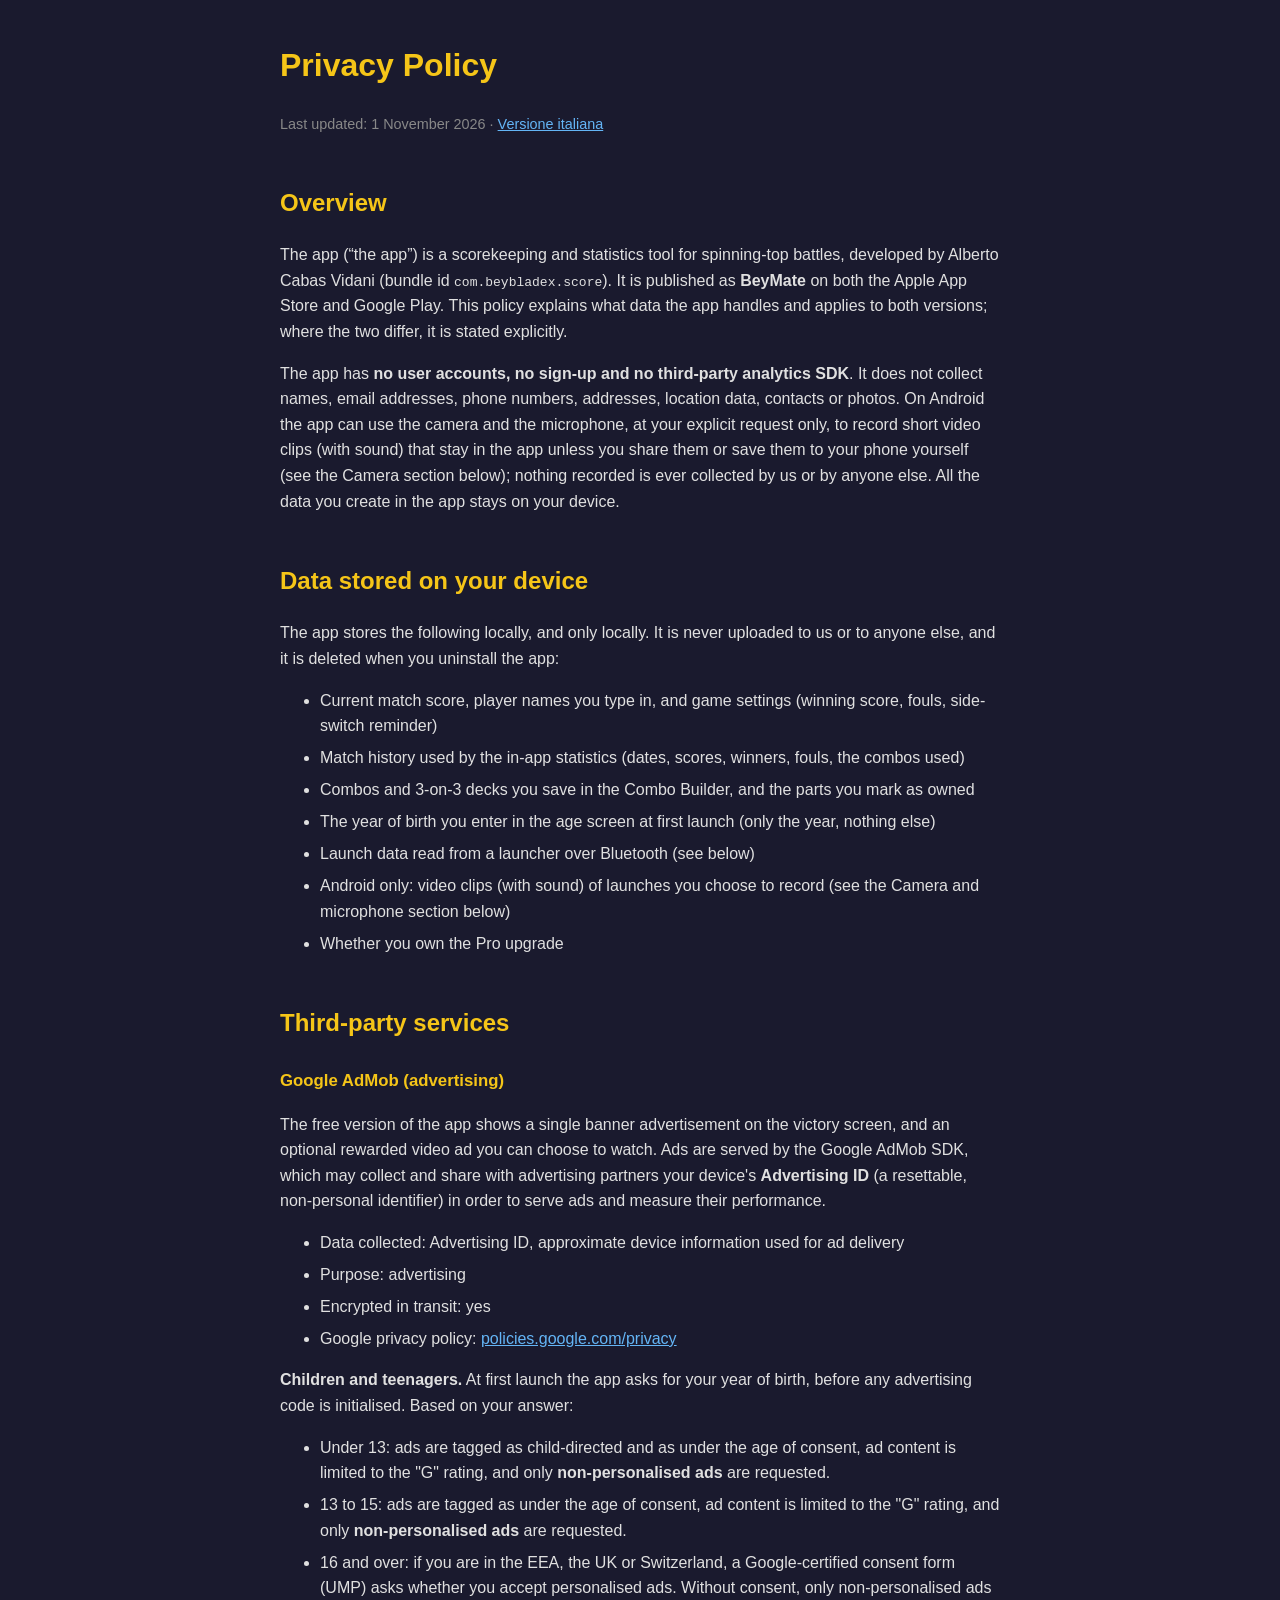
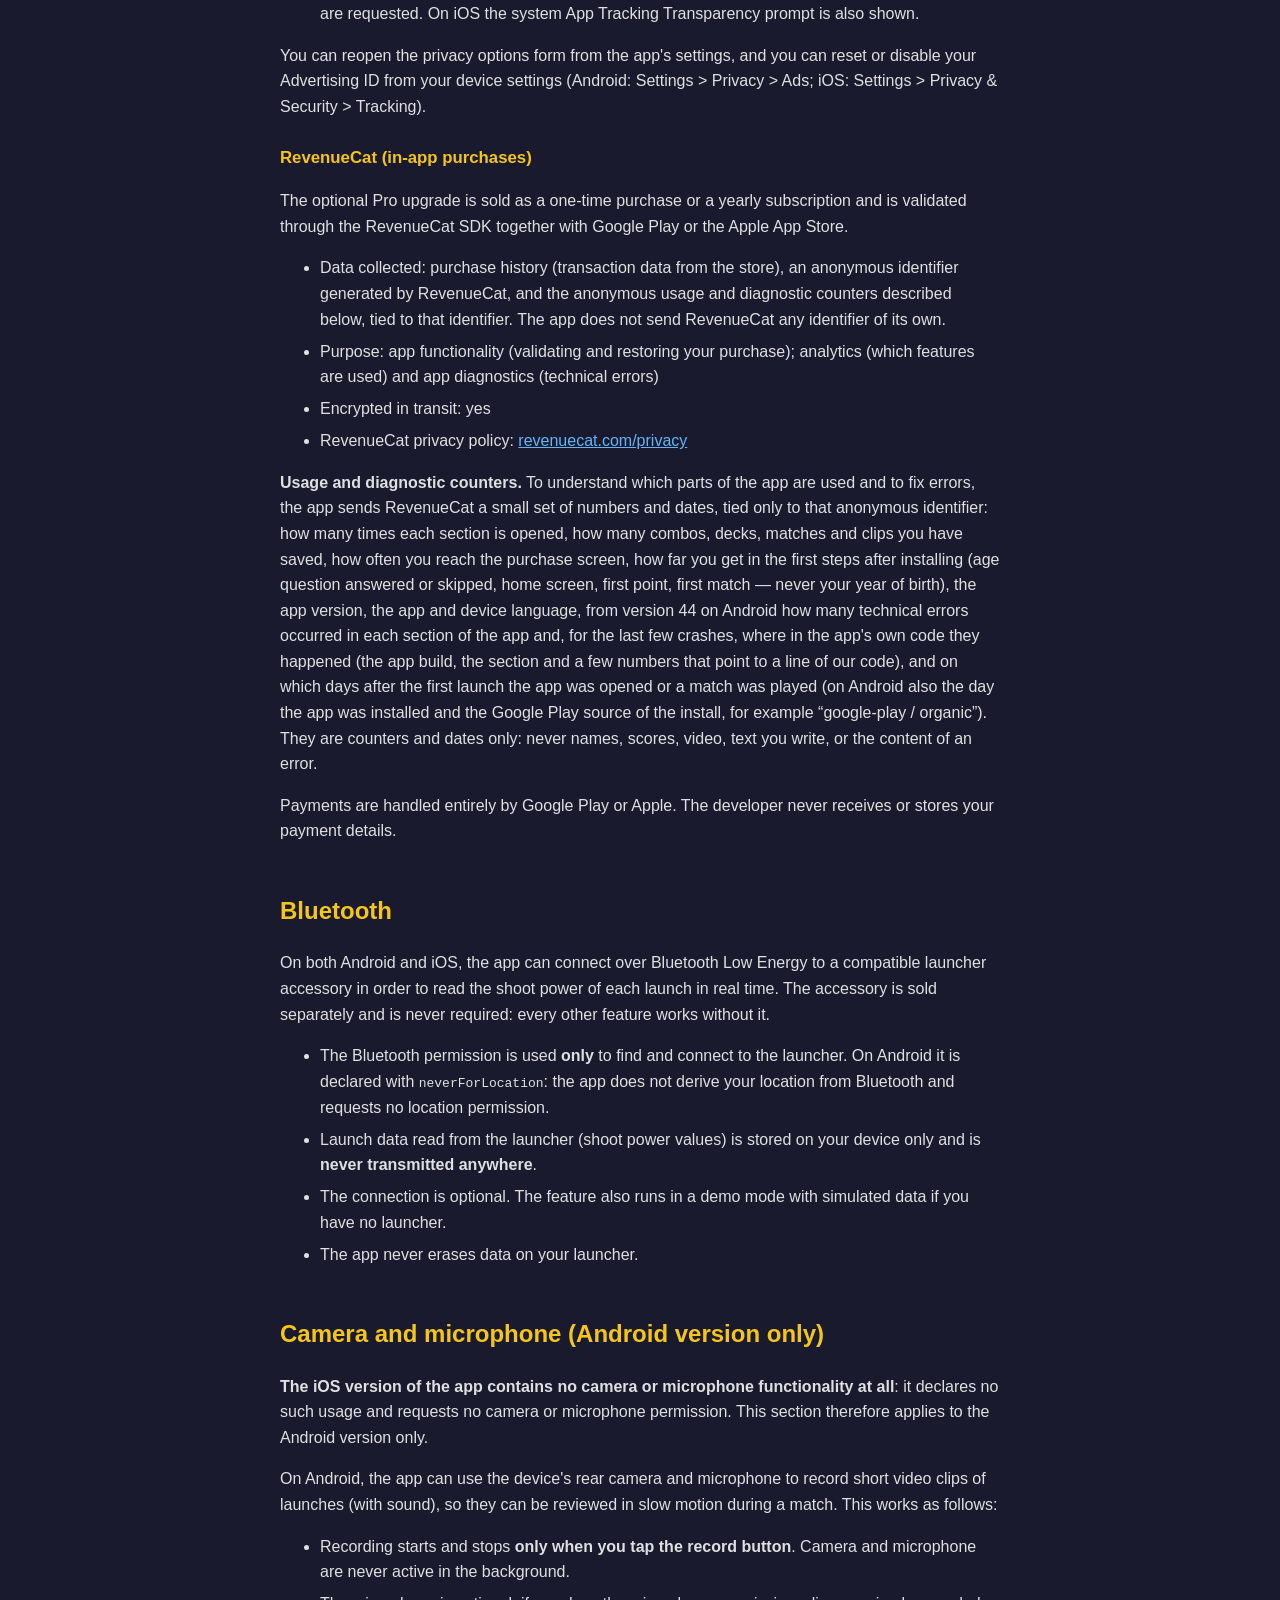
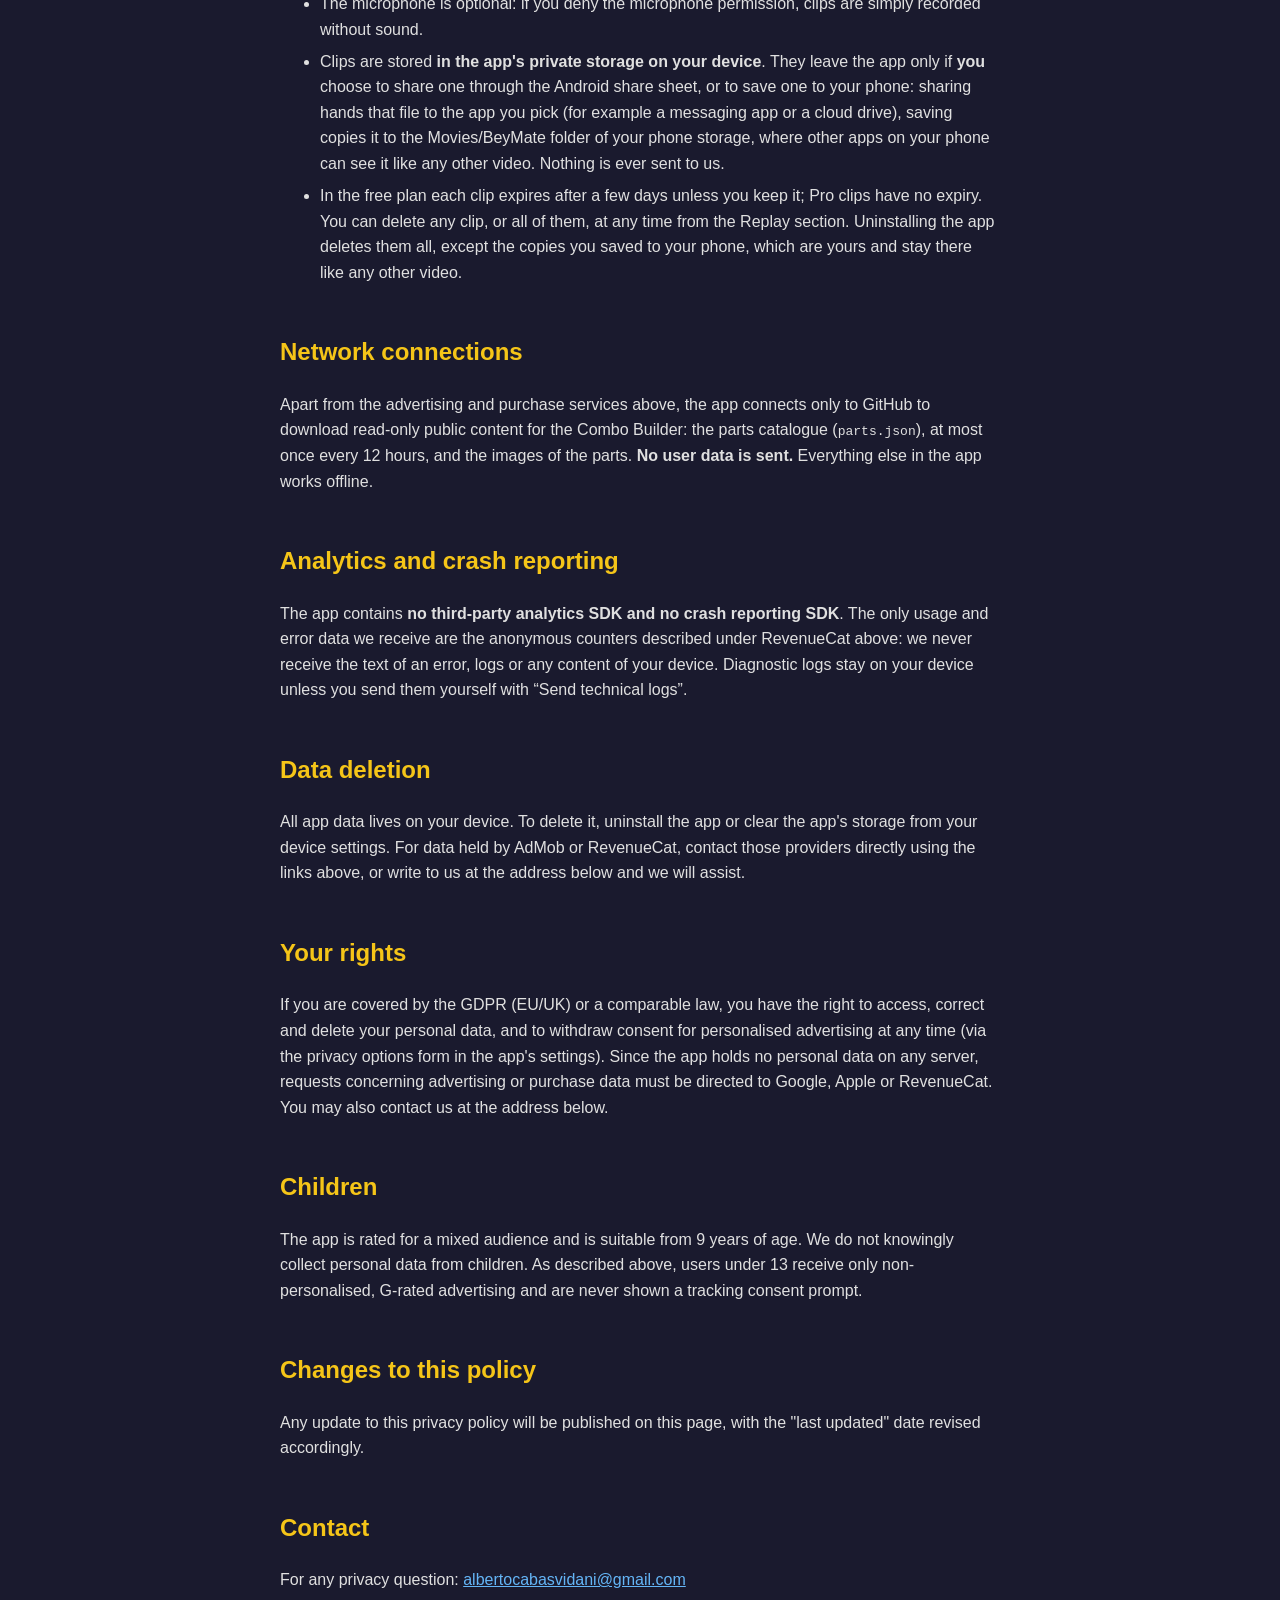
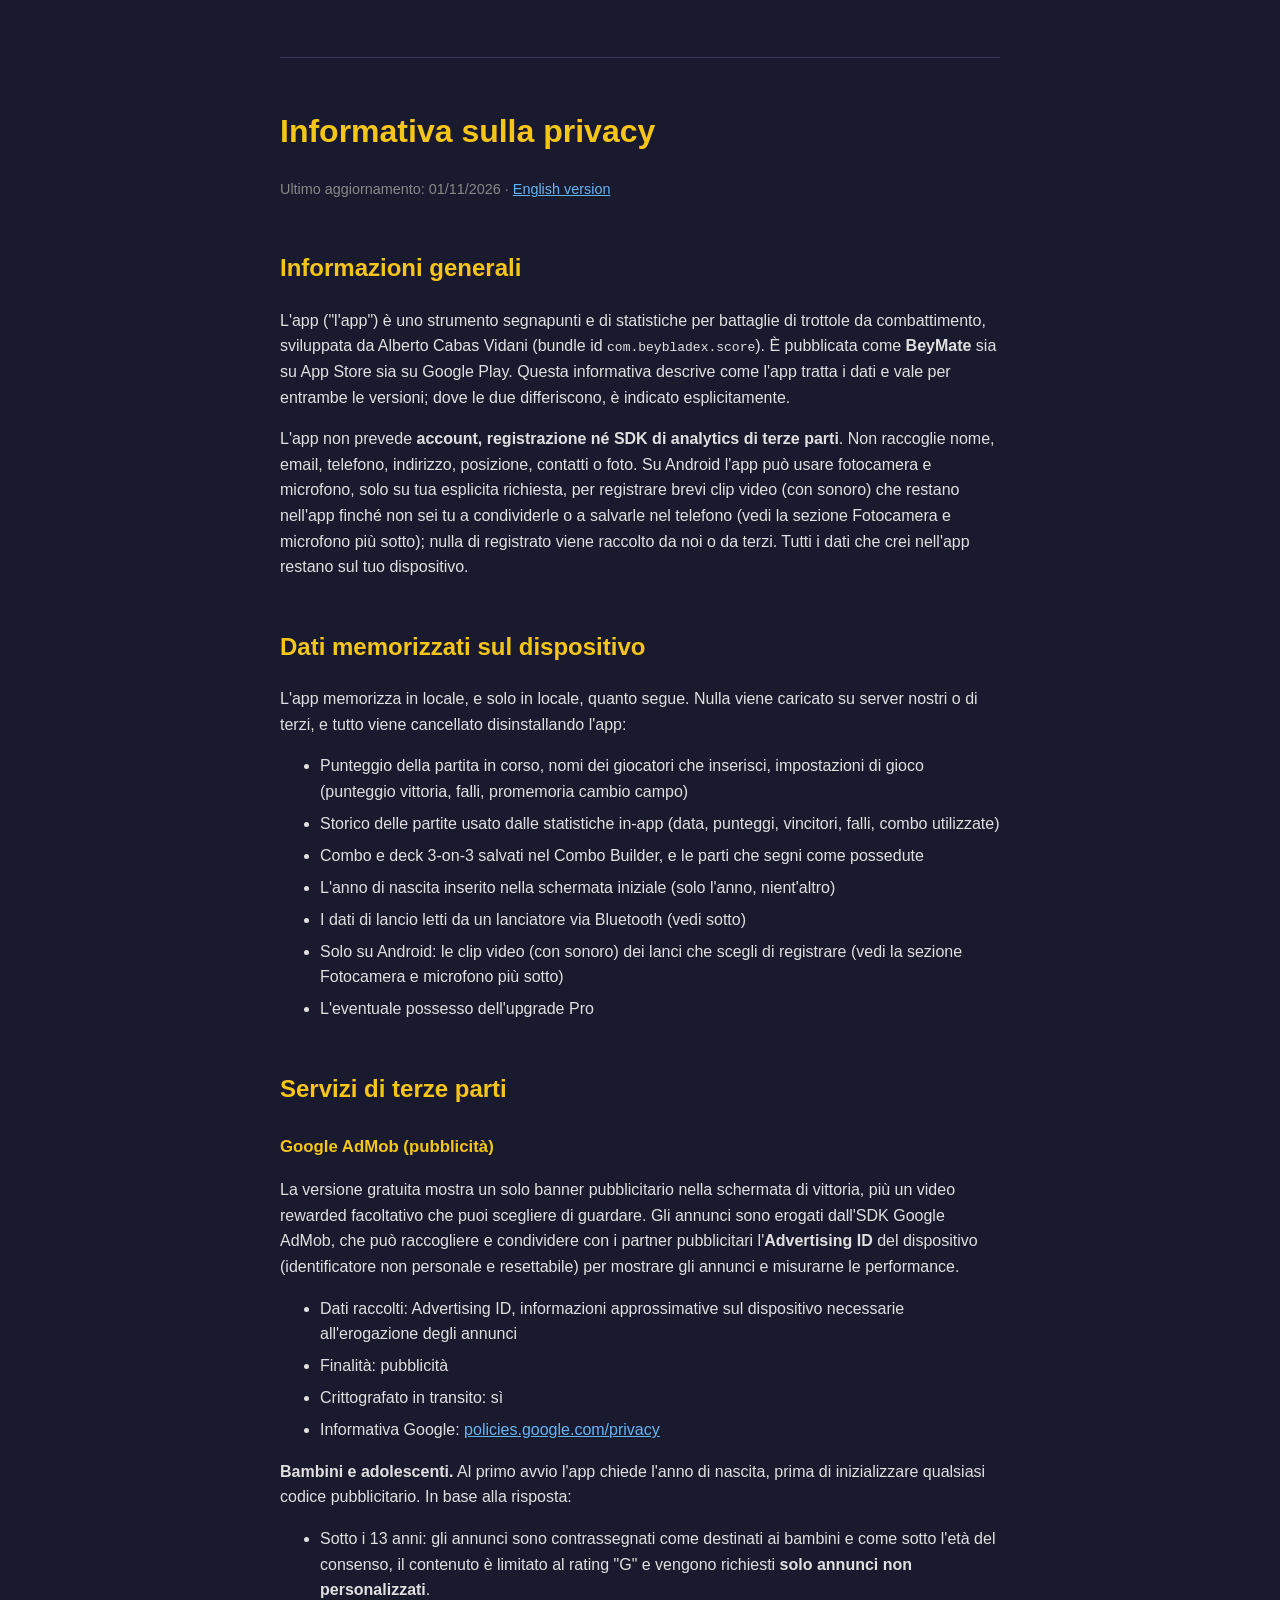
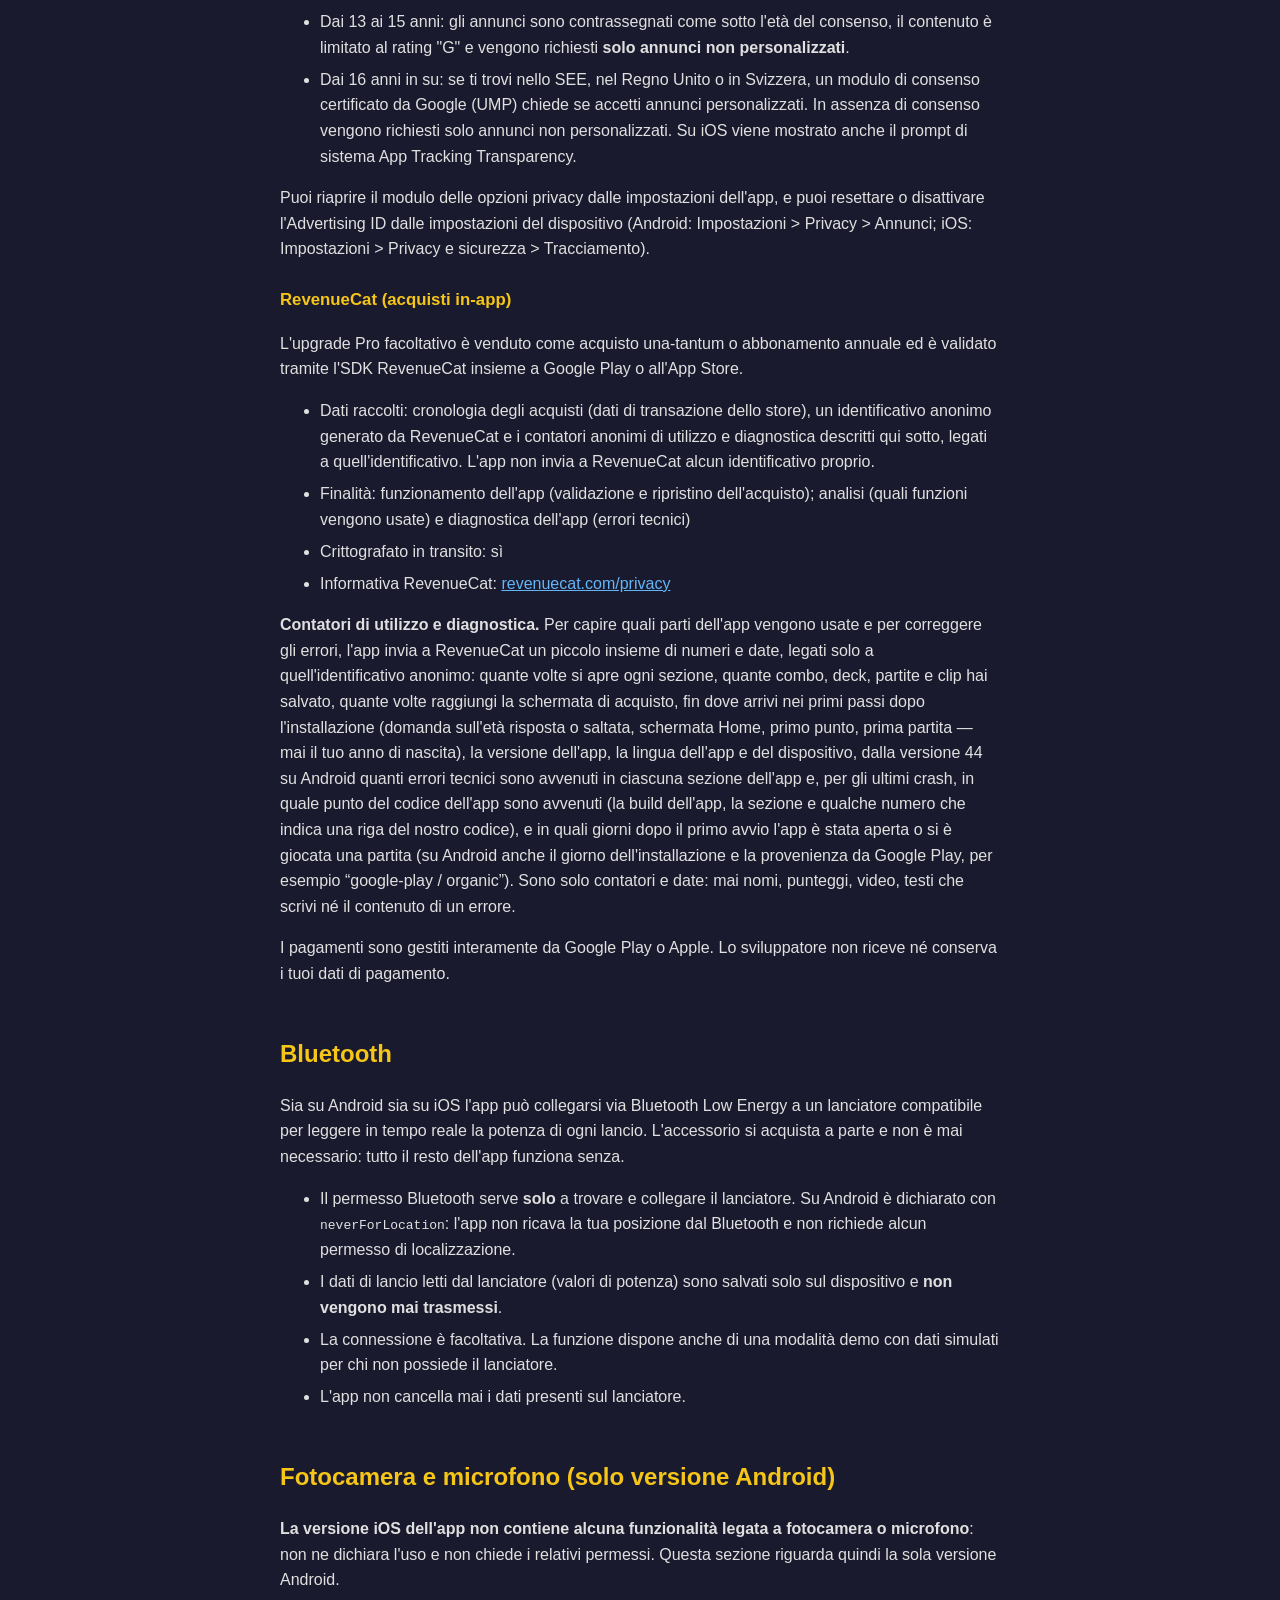
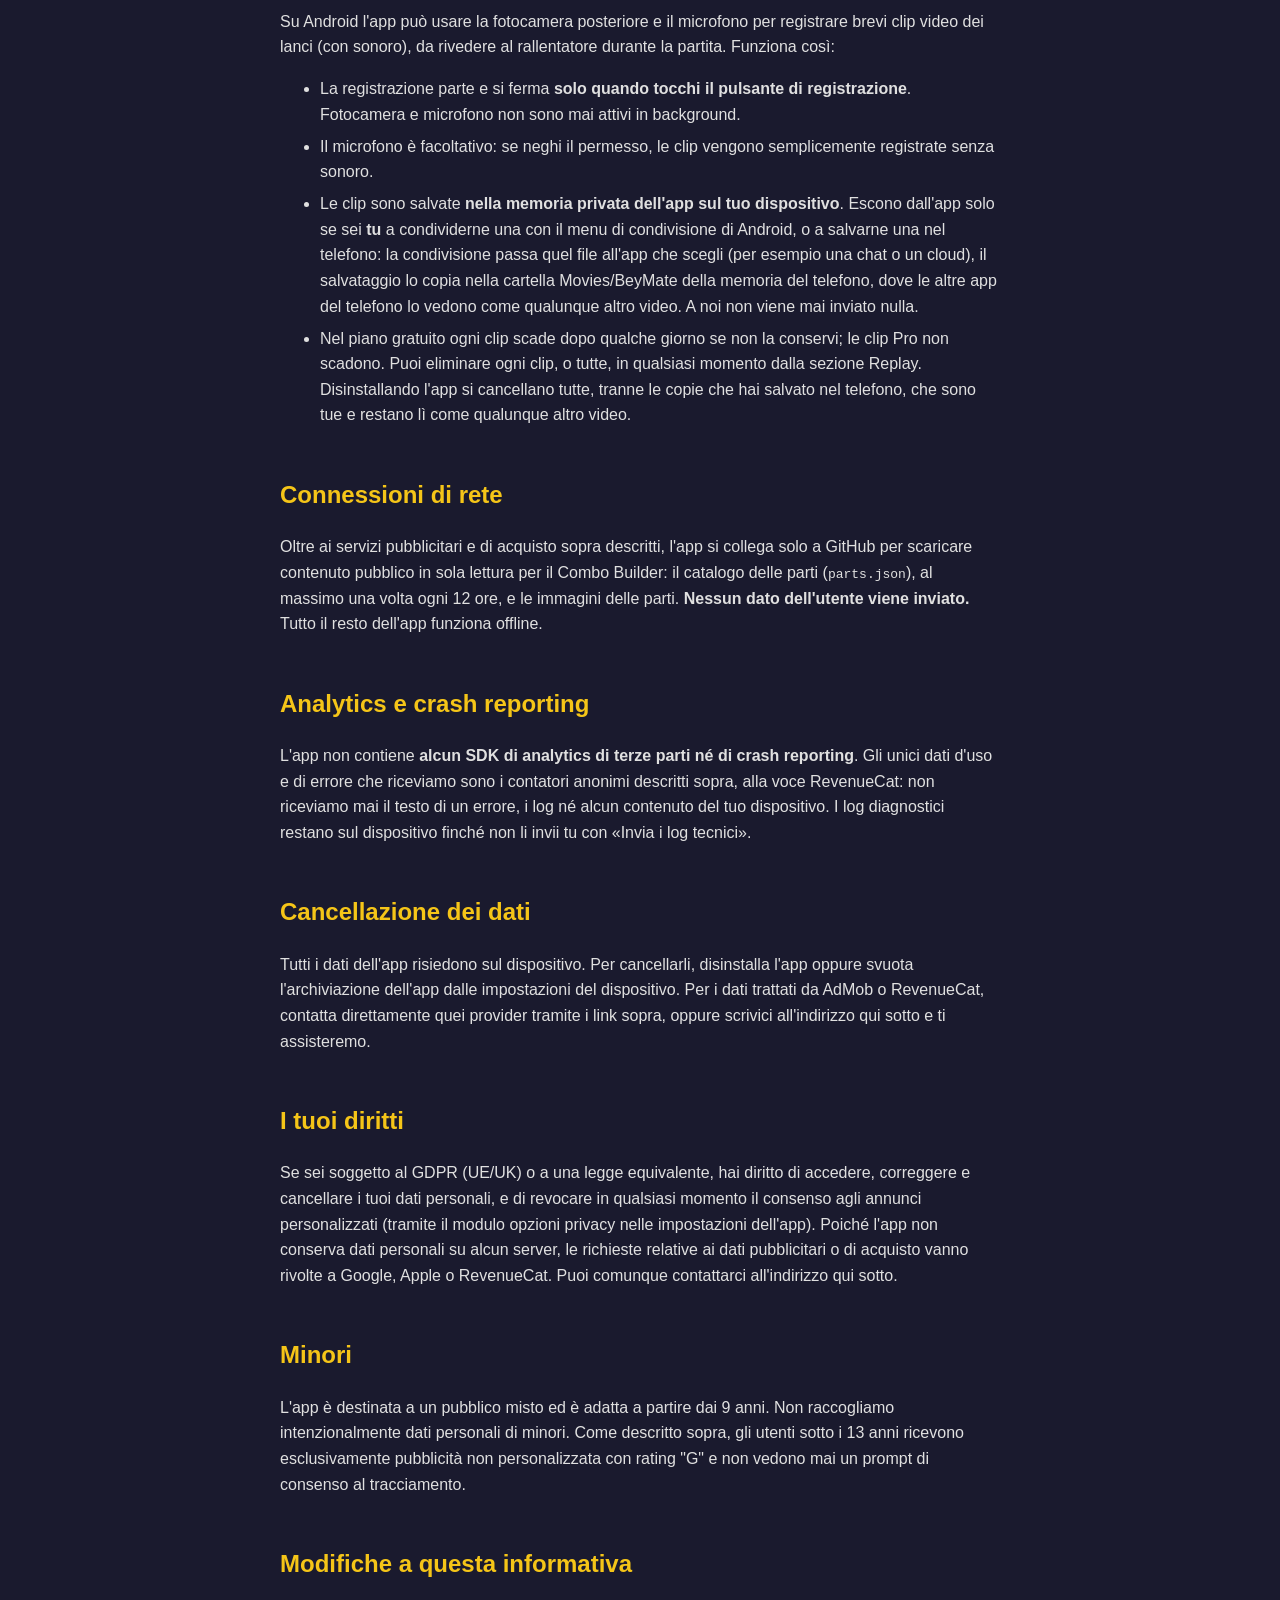
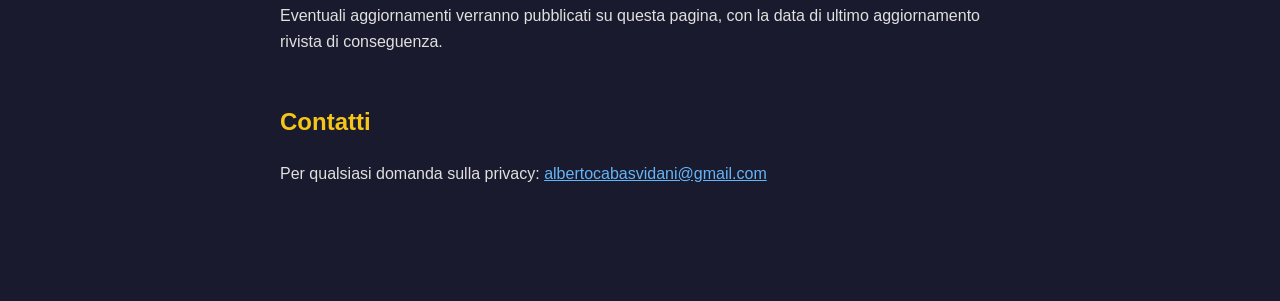
<file: beybladex-score/privacy-policy.html>
<!DOCTYPE html>
<html lang="en">
<head>
  <meta charset="UTF-8">
  <meta name="viewport" content="width=device-width, initial-scale=1.0">
  <title>Privacy Policy - BeyMate</title>
  <style>
    body { font-family: -apple-system, BlinkMacSystemFont, 'Segoe UI', sans-serif; max-width: 720px; margin: 40px auto; padding: 0 20px 60px; color: #e0e0e0; background: #1a1a2e; line-height: 1.6; }
    h1 { color: #f5c518; }
    h2 { color: #f5c518; margin-top: 2em; }
    h3 { color: #f5c518; font-size: 1.05em; margin-top: 1.5em; }
    a { color: #64b5f6; }
    .date { color: #888; font-size: 0.9em; }
    .lang-nav { margin: 1.5em 0 2.5em; font-size: 0.95em; }
    ul li { margin-bottom: 0.4em; }
    hr { border: none; border-top: 1px solid #3a3a5e; margin: 4em 0 3em; }
    table { border-collapse: collapse; width: 100%; margin: 1em 0; }
    th, td { border: 1px solid #3a3a5e; padding: 8px 10px; text-align: left; vertical-align: top; font-size: 0.95em; }
    th { color: #f5c518; }
  </style>
</head>
<body>

<h1 id="en">Privacy Policy</h1>
<p class="date">Last updated: 1 November 2026 &middot; <a href="#it">Versione italiana</a></p>

<h2>Overview</h2>
<p>The app (&ldquo;the app&rdquo;) is a scorekeeping and statistics tool for spinning-top battles, developed by Alberto Cabas Vidani (bundle id <code>com.beybladex.score</code>). It is published as <strong>BeyMate</strong> on both the Apple App Store and Google Play. This policy explains what data the app handles and applies to both versions; where the two differ, it is stated explicitly.</p>
<p>The app has <strong>no user accounts, no sign-up and no third-party analytics SDK</strong>. It does not collect names, email addresses, phone numbers, addresses, location data, contacts or photos. On Android the app can use the camera and the microphone, at your explicit request only, to record short video clips (with sound) that stay in the app unless you share them or save them to your phone yourself (see the Camera section below); nothing recorded is ever collected by us or by anyone else. All the data you create in the app stays on your device.</p>

<h2>Data stored on your device</h2>
<p>The app stores the following locally, and only locally. It is never uploaded to us or to anyone else, and it is deleted when you uninstall the app:</p>
<ul>
  <li>Current match score, player names you type in, and game settings (winning score, fouls, side-switch reminder)</li>
  <li>Match history used by the in-app statistics (dates, scores, winners, fouls, the combos used)</li>
  <li>Combos and 3-on-3 decks you save in the Combo Builder, and the parts you mark as owned</li>
  <li>The year of birth you enter in the age screen at first launch (only the year, nothing else)</li>
  <li>Launch data read from a launcher over Bluetooth (see below)</li>
  <li>Android only: video clips (with sound) of launches you choose to record (see the Camera and microphone section below)</li>
  <li>Whether you own the Pro upgrade</li>
</ul>

<h2>Third-party services</h2>

<h3>Google AdMob (advertising)</h3>
<p>The free version of the app shows a single banner advertisement on the victory screen, and an optional rewarded video ad you can choose to watch. Ads are served by the Google AdMob SDK, which may collect and share with advertising partners your device's <strong>Advertising ID</strong> (a resettable, non-personal identifier) in order to serve ads and measure their performance.</p>
<ul>
  <li>Data collected: Advertising ID, approximate device information used for ad delivery</li>
  <li>Purpose: advertising</li>
  <li>Encrypted in transit: yes</li>
  <li>Google privacy policy: <a href="https://policies.google.com/privacy">policies.google.com/privacy</a></li>
</ul>
<p><strong>Children and teenagers.</strong> At first launch the app asks for your year of birth, before any advertising code is initialised. Based on your answer:</p>
<ul>
  <li>Under 13: ads are tagged as child-directed and as under the age of consent, ad content is limited to the "G" rating, and only <strong>non-personalised ads</strong> are requested.</li>
  <li>13 to 15: ads are tagged as under the age of consent, ad content is limited to the "G" rating, and only <strong>non-personalised ads</strong> are requested.</li>
  <li>16 and over: if you are in the EEA, the UK or Switzerland, a Google-certified consent form (UMP) asks whether you accept personalised ads. Without consent, only non-personalised ads are requested. On iOS the system App Tracking Transparency prompt is also shown.</li>
</ul>
<p>You can reopen the privacy options form from the app's settings, and you can reset or disable your Advertising ID from your device settings (Android: Settings &gt; Privacy &gt; Ads; iOS: Settings &gt; Privacy &amp; Security &gt; Tracking).</p>

<h3>RevenueCat (in-app purchases)</h3>
<p>The optional Pro upgrade is sold as a one-time purchase or a yearly subscription and is validated through the RevenueCat SDK together with Google Play or the Apple App Store.</p>
<ul>
  <li>Data collected: purchase history (transaction data from the store), an anonymous identifier generated by RevenueCat, and the anonymous usage and diagnostic counters described below, tied to that identifier. The app does not send RevenueCat any identifier of its own.</li>
  <li>Purpose: app functionality (validating and restoring your purchase); analytics (which features are used) and app diagnostics (technical errors)</li>
  <li>Encrypted in transit: yes</li>
  <li>RevenueCat privacy policy: <a href="https://www.revenuecat.com/privacy">revenuecat.com/privacy</a></li>
</ul>
<p><strong>Usage and diagnostic counters.</strong> To understand which parts of the app are used and to fix errors, the app sends RevenueCat a small set of numbers and dates, tied only to that anonymous identifier: how many times each section is opened, how many combos, decks, matches and clips you have saved, how often you reach the purchase screen, how far you get in the first steps after installing (age question answered or skipped, home screen, first point, first match &mdash; never your year of birth), the app version, the app and device language, from version 44 on Android how many technical errors occurred in each section of the app and, for the last few crashes, where in the app's own code they happened (the app build, the section and a few numbers that point to a line of our code), and on which days after the first launch the app was opened or a match was played (on Android also the day the app was installed and the Google Play source of the install, for example &ldquo;google-play / organic&rdquo;). They are counters and dates only: never names, scores, video, text you write, or the content of an error.</p>
<p>Payments are handled entirely by Google Play or Apple. The developer never receives or stores your payment details.</p>

<h2>Bluetooth</h2>
<p>On both Android and iOS, the app can connect over Bluetooth Low Energy to a compatible launcher accessory in order to read the shoot power of each launch in real time. The accessory is sold separately and is never required: every other feature works without it.</p>
<ul>
  <li>The Bluetooth permission is used <strong>only</strong> to find and connect to the launcher. On Android it is declared with <code>neverForLocation</code>: the app does not derive your location from Bluetooth and requests no location permission.</li>
  <li>Launch data read from the launcher (shoot power values) is stored on your device only and is <strong>never transmitted anywhere</strong>.</li>
  <li>The connection is optional. The feature also runs in a demo mode with simulated data if you have no launcher.</li>
  <li>The app never erases data on your launcher.</li>
</ul>

<h2>Camera and microphone (Android version only)</h2>
<p><strong>The iOS version of the app contains no camera or microphone functionality at all</strong>: it declares no such usage and requests no camera or microphone permission. This section therefore applies to the Android version only.</p>
<p>On Android, the app can use the device's rear camera and microphone to record short video clips of launches (with sound), so they can be reviewed in slow motion during a match. This works as follows:</p>
<ul>
  <li>Recording starts and stops <strong>only when you tap the record button</strong>. Camera and microphone are never active in the background.</li>
  <li>The microphone is optional: if you deny the microphone permission, clips are simply recorded without sound.</li>
  <li>Clips are stored <strong>in the app's private storage on your device</strong>. They leave the app only if <strong>you</strong> choose to share one through the Android share sheet, or to save one to your phone: sharing hands that file to the app you pick (for example a messaging app or a cloud drive), saving copies it to the Movies/BeyMate folder of your phone storage, where other apps on your phone can see it like any other video. Nothing is ever sent to us.</li>
  <li>In the free plan each clip expires after a few days unless you keep it; Pro clips have no expiry. You can delete any clip, or all of them, at any time from the Replay section. Uninstalling the app deletes them all, except the copies you saved to your phone, which are yours and stay there like any other video.</li>
</ul>

<h2>Network connections</h2>
<p>Apart from the advertising and purchase services above, the app connects only to GitHub to download read-only public content for the Combo Builder: the parts catalogue (<code>parts.json</code>), at most once every 12 hours, and the images of the parts. <strong>No user data is sent.</strong> Everything else in the app works offline.</p>

<h2>Analytics and crash reporting</h2>
<p>The app contains <strong>no third-party analytics SDK and no crash reporting SDK</strong>. The only usage and error data we receive are the anonymous counters described under RevenueCat above: we never receive the text of an error, logs or any content of your device. Diagnostic logs stay on your device unless you send them yourself with &ldquo;Send technical logs&rdquo;.</p>

<h2>Data deletion</h2>
<p>All app data lives on your device. To delete it, uninstall the app or clear the app's storage from your device settings. For data held by AdMob or RevenueCat, contact those providers directly using the links above, or write to us at the address below and we will assist.</p>

<h2>Your rights</h2>
<p>If you are covered by the GDPR (EU/UK) or a comparable law, you have the right to access, correct and delete your personal data, and to withdraw consent for personalised advertising at any time (via the privacy options form in the app's settings). Since the app holds no personal data on any server, requests concerning advertising or purchase data must be directed to Google, Apple or RevenueCat. You may also contact us at the address below.</p>

<h2>Children</h2>
<p>The app is rated for a mixed audience and is suitable from 9 years of age. We do not knowingly collect personal data from children. As described above, users under 13 receive only non-personalised, G-rated advertising and are never shown a tracking consent prompt.</p>

<h2>Changes to this policy</h2>
<p>Any update to this privacy policy will be published on this page, with the "last updated" date revised accordingly.</p>

<h2>Contact</h2>
<p>For any privacy question: <a href="mailto:albertocabasvidani@gmail.com">albertocabasvidani@gmail.com</a></p>

<hr>

<h1 id="it">Informativa sulla privacy</h1>
<p class="date">Ultimo aggiornamento: 01/11/2026 &middot; <a href="#en">English version</a></p>

<h2>Informazioni generali</h2>
<p>L'app ("l'app") è uno strumento segnapunti e di statistiche per battaglie di trottole da combattimento, sviluppata da Alberto Cabas Vidani (bundle id <code>com.beybladex.score</code>). È pubblicata come <strong>BeyMate</strong> sia su App Store sia su Google Play. Questa informativa descrive come l'app tratta i dati e vale per entrambe le versioni; dove le due differiscono, è indicato esplicitamente.</p>
<p>L'app non prevede <strong>account, registrazione né SDK di analytics di terze parti</strong>. Non raccoglie nome, email, telefono, indirizzo, posizione, contatti o foto. Su Android l'app può usare fotocamera e microfono, solo su tua esplicita richiesta, per registrare brevi clip video (con sonoro) che restano nell'app finché non sei tu a condividerle o a salvarle nel telefono (vedi la sezione Fotocamera e microfono più sotto); nulla di registrato viene raccolto da noi o da terzi. Tutti i dati che crei nell'app restano sul tuo dispositivo.</p>

<h2>Dati memorizzati sul dispositivo</h2>
<p>L'app memorizza in locale, e solo in locale, quanto segue. Nulla viene caricato su server nostri o di terzi, e tutto viene cancellato disinstallando l'app:</p>
<ul>
  <li>Punteggio della partita in corso, nomi dei giocatori che inserisci, impostazioni di gioco (punteggio vittoria, falli, promemoria cambio campo)</li>
  <li>Storico delle partite usato dalle statistiche in-app (data, punteggi, vincitori, falli, combo utilizzate)</li>
  <li>Combo e deck 3-on-3 salvati nel Combo Builder, e le parti che segni come possedute</li>
  <li>L'anno di nascita inserito nella schermata iniziale (solo l'anno, nient'altro)</li>
  <li>I dati di lancio letti da un lanciatore via Bluetooth (vedi sotto)</li>
  <li>Solo su Android: le clip video (con sonoro) dei lanci che scegli di registrare (vedi la sezione Fotocamera e microfono più sotto)</li>
  <li>L'eventuale possesso dell'upgrade Pro</li>
</ul>

<h2>Servizi di terze parti</h2>

<h3>Google AdMob (pubblicità)</h3>
<p>La versione gratuita mostra un solo banner pubblicitario nella schermata di vittoria, più un video rewarded facoltativo che puoi scegliere di guardare. Gli annunci sono erogati dall'SDK Google AdMob, che può raccogliere e condividere con i partner pubblicitari l'<strong>Advertising ID</strong> del dispositivo (identificatore non personale e resettabile) per mostrare gli annunci e misurarne le performance.</p>
<ul>
  <li>Dati raccolti: Advertising ID, informazioni approssimative sul dispositivo necessarie all'erogazione degli annunci</li>
  <li>Finalità: pubblicità</li>
  <li>Crittografato in transito: sì</li>
  <li>Informativa Google: <a href="https://policies.google.com/privacy">policies.google.com/privacy</a></li>
</ul>
<p><strong>Bambini e adolescenti.</strong> Al primo avvio l'app chiede l'anno di nascita, prima di inizializzare qualsiasi codice pubblicitario. In base alla risposta:</p>
<ul>
  <li>Sotto i 13 anni: gli annunci sono contrassegnati come destinati ai bambini e come sotto l'età del consenso, il contenuto è limitato al rating "G" e vengono richiesti <strong>solo annunci non personalizzati</strong>.</li>
  <li>Dai 13 ai 15 anni: gli annunci sono contrassegnati come sotto l'età del consenso, il contenuto è limitato al rating "G" e vengono richiesti <strong>solo annunci non personalizzati</strong>.</li>
  <li>Dai 16 anni in su: se ti trovi nello SEE, nel Regno Unito o in Svizzera, un modulo di consenso certificato da Google (UMP) chiede se accetti annunci personalizzati. In assenza di consenso vengono richiesti solo annunci non personalizzati. Su iOS viene mostrato anche il prompt di sistema App Tracking Transparency.</li>
</ul>
<p>Puoi riaprire il modulo delle opzioni privacy dalle impostazioni dell'app, e puoi resettare o disattivare l'Advertising ID dalle impostazioni del dispositivo (Android: Impostazioni &gt; Privacy &gt; Annunci; iOS: Impostazioni &gt; Privacy e sicurezza &gt; Tracciamento).</p>

<h3>RevenueCat (acquisti in-app)</h3>
<p>L'upgrade Pro facoltativo è venduto come acquisto una-tantum o abbonamento annuale ed è validato tramite l'SDK RevenueCat insieme a Google Play o all'App Store.</p>
<ul>
  <li>Dati raccolti: cronologia degli acquisti (dati di transazione dello store), un identificativo anonimo generato da RevenueCat e i contatori anonimi di utilizzo e diagnostica descritti qui sotto, legati a quell'identificativo. L'app non invia a RevenueCat alcun identificativo proprio.</li>
  <li>Finalità: funzionamento dell'app (validazione e ripristino dell'acquisto); analisi (quali funzioni vengono usate) e diagnostica dell'app (errori tecnici)</li>
  <li>Crittografato in transito: sì</li>
  <li>Informativa RevenueCat: <a href="https://www.revenuecat.com/privacy">revenuecat.com/privacy</a></li>
</ul>
<p><strong>Contatori di utilizzo e diagnostica.</strong> Per capire quali parti dell'app vengono usate e per correggere gli errori, l'app invia a RevenueCat un piccolo insieme di numeri e date, legati solo a quell'identificativo anonimo: quante volte si apre ogni sezione, quante combo, deck, partite e clip hai salvato, quante volte raggiungi la schermata di acquisto, fin dove arrivi nei primi passi dopo l'installazione (domanda sull'età risposta o saltata, schermata Home, primo punto, prima partita &mdash; mai il tuo anno di nascita), la versione dell'app, la lingua dell'app e del dispositivo, dalla versione 44 su Android quanti errori tecnici sono avvenuti in ciascuna sezione dell'app e, per gli ultimi crash, in quale punto del codice dell'app sono avvenuti (la build dell'app, la sezione e qualche numero che indica una riga del nostro codice), e in quali giorni dopo il primo avvio l'app &egrave; stata aperta o si &egrave; giocata una partita (su Android anche il giorno dell'installazione e la provenienza da Google Play, per esempio &ldquo;google-play / organic&rdquo;). Sono solo contatori e date: mai nomi, punteggi, video, testi che scrivi né il contenuto di un errore.</p>
<p>I pagamenti sono gestiti interamente da Google Play o Apple. Lo sviluppatore non riceve né conserva i tuoi dati di pagamento.</p>

<h2>Bluetooth</h2>
<p>Sia su Android sia su iOS l'app può collegarsi via Bluetooth Low Energy a un lanciatore compatibile per leggere in tempo reale la potenza di ogni lancio. L'accessorio si acquista a parte e non è mai necessario: tutto il resto dell'app funziona senza.</p>
<ul>
  <li>Il permesso Bluetooth serve <strong>solo</strong> a trovare e collegare il lanciatore. Su Android è dichiarato con <code>neverForLocation</code>: l'app non ricava la tua posizione dal Bluetooth e non richiede alcun permesso di localizzazione.</li>
  <li>I dati di lancio letti dal lanciatore (valori di potenza) sono salvati solo sul dispositivo e <strong>non vengono mai trasmessi</strong>.</li>
  <li>La connessione è facoltativa. La funzione dispone anche di una modalità demo con dati simulati per chi non possiede il lanciatore.</li>
  <li>L'app non cancella mai i dati presenti sul lanciatore.</li>
</ul>

<h2>Fotocamera e microfono (solo versione Android)</h2>
<p><strong>La versione iOS dell'app non contiene alcuna funzionalità legata a fotocamera o microfono</strong>: non ne dichiara l'uso e non chiede i relativi permessi. Questa sezione riguarda quindi la sola versione Android.</p>
<p>Su Android l'app può usare la fotocamera posteriore e il microfono per registrare brevi clip video dei lanci (con sonoro), da rivedere al rallentatore durante la partita. Funziona così:</p>
<ul>
  <li>La registrazione parte e si ferma <strong>solo quando tocchi il pulsante di registrazione</strong>. Fotocamera e microfono non sono mai attivi in background.</li>
  <li>Il microfono è facoltativo: se neghi il permesso, le clip vengono semplicemente registrate senza sonoro.</li>
  <li>Le clip sono salvate <strong>nella memoria privata dell'app sul tuo dispositivo</strong>. Escono dall'app solo se sei <strong>tu</strong> a condividerne una con il menu di condivisione di Android, o a salvarne una nel telefono: la condivisione passa quel file all'app che scegli (per esempio una chat o un cloud), il salvataggio lo copia nella cartella Movies/BeyMate della memoria del telefono, dove le altre app del telefono lo vedono come qualunque altro video. A noi non viene mai inviato nulla.</li>
  <li>Nel piano gratuito ogni clip scade dopo qualche giorno se non la conservi; le clip Pro non scadono. Puoi eliminare ogni clip, o tutte, in qualsiasi momento dalla sezione Replay. Disinstallando l'app si cancellano tutte, tranne le copie che hai salvato nel telefono, che sono tue e restano lì come qualunque altro video.</li>
</ul>

<h2>Connessioni di rete</h2>
<p>Oltre ai servizi pubblicitari e di acquisto sopra descritti, l'app si collega solo a GitHub per scaricare contenuto pubblico in sola lettura per il Combo Builder: il catalogo delle parti (<code>parts.json</code>), al massimo una volta ogni 12 ore, e le immagini delle parti. <strong>Nessun dato dell'utente viene inviato.</strong> Tutto il resto dell'app funziona offline.</p>

<h2>Analytics e crash reporting</h2>
<p>L'app non contiene <strong>alcun SDK di analytics di terze parti né di crash reporting</strong>. Gli unici dati d'uso e di errore che riceviamo sono i contatori anonimi descritti sopra, alla voce RevenueCat: non riceviamo mai il testo di un errore, i log né alcun contenuto del tuo dispositivo. I log diagnostici restano sul dispositivo finché non li invii tu con &laquo;Invia i log tecnici&raquo;.</p>

<h2>Cancellazione dei dati</h2>
<p>Tutti i dati dell'app risiedono sul dispositivo. Per cancellarli, disinstalla l'app oppure svuota l'archiviazione dell'app dalle impostazioni del dispositivo. Per i dati trattati da AdMob o RevenueCat, contatta direttamente quei provider tramite i link sopra, oppure scrivici all'indirizzo qui sotto e ti assisteremo.</p>

<h2>I tuoi diritti</h2>
<p>Se sei soggetto al GDPR (UE/UK) o a una legge equivalente, hai diritto di accedere, correggere e cancellare i tuoi dati personali, e di revocare in qualsiasi momento il consenso agli annunci personalizzati (tramite il modulo opzioni privacy nelle impostazioni dell'app). Poiché l'app non conserva dati personali su alcun server, le richieste relative ai dati pubblicitari o di acquisto vanno rivolte a Google, Apple o RevenueCat. Puoi comunque contattarci all'indirizzo qui sotto.</p>

<h2>Minori</h2>
<p>L'app è destinata a un pubblico misto ed è adatta a partire dai 9 anni. Non raccogliamo intenzionalmente dati personali di minori. Come descritto sopra, gli utenti sotto i 13 anni ricevono esclusivamente pubblicità non personalizzata con rating "G" e non vedono mai un prompt di consenso al tracciamento.</p>

<h2>Modifiche a questa informativa</h2>
<p>Eventuali aggiornamenti verranno pubblicati su questa pagina, con la data di ultimo aggiornamento rivista di conseguenza.</p>

<h2>Contatti</h2>
<p>Per qualsiasi domanda sulla privacy: <a href="mailto:albertocabasvidani@gmail.com">albertocabasvidani@gmail.com</a></p>

</body>
</html>
</file>
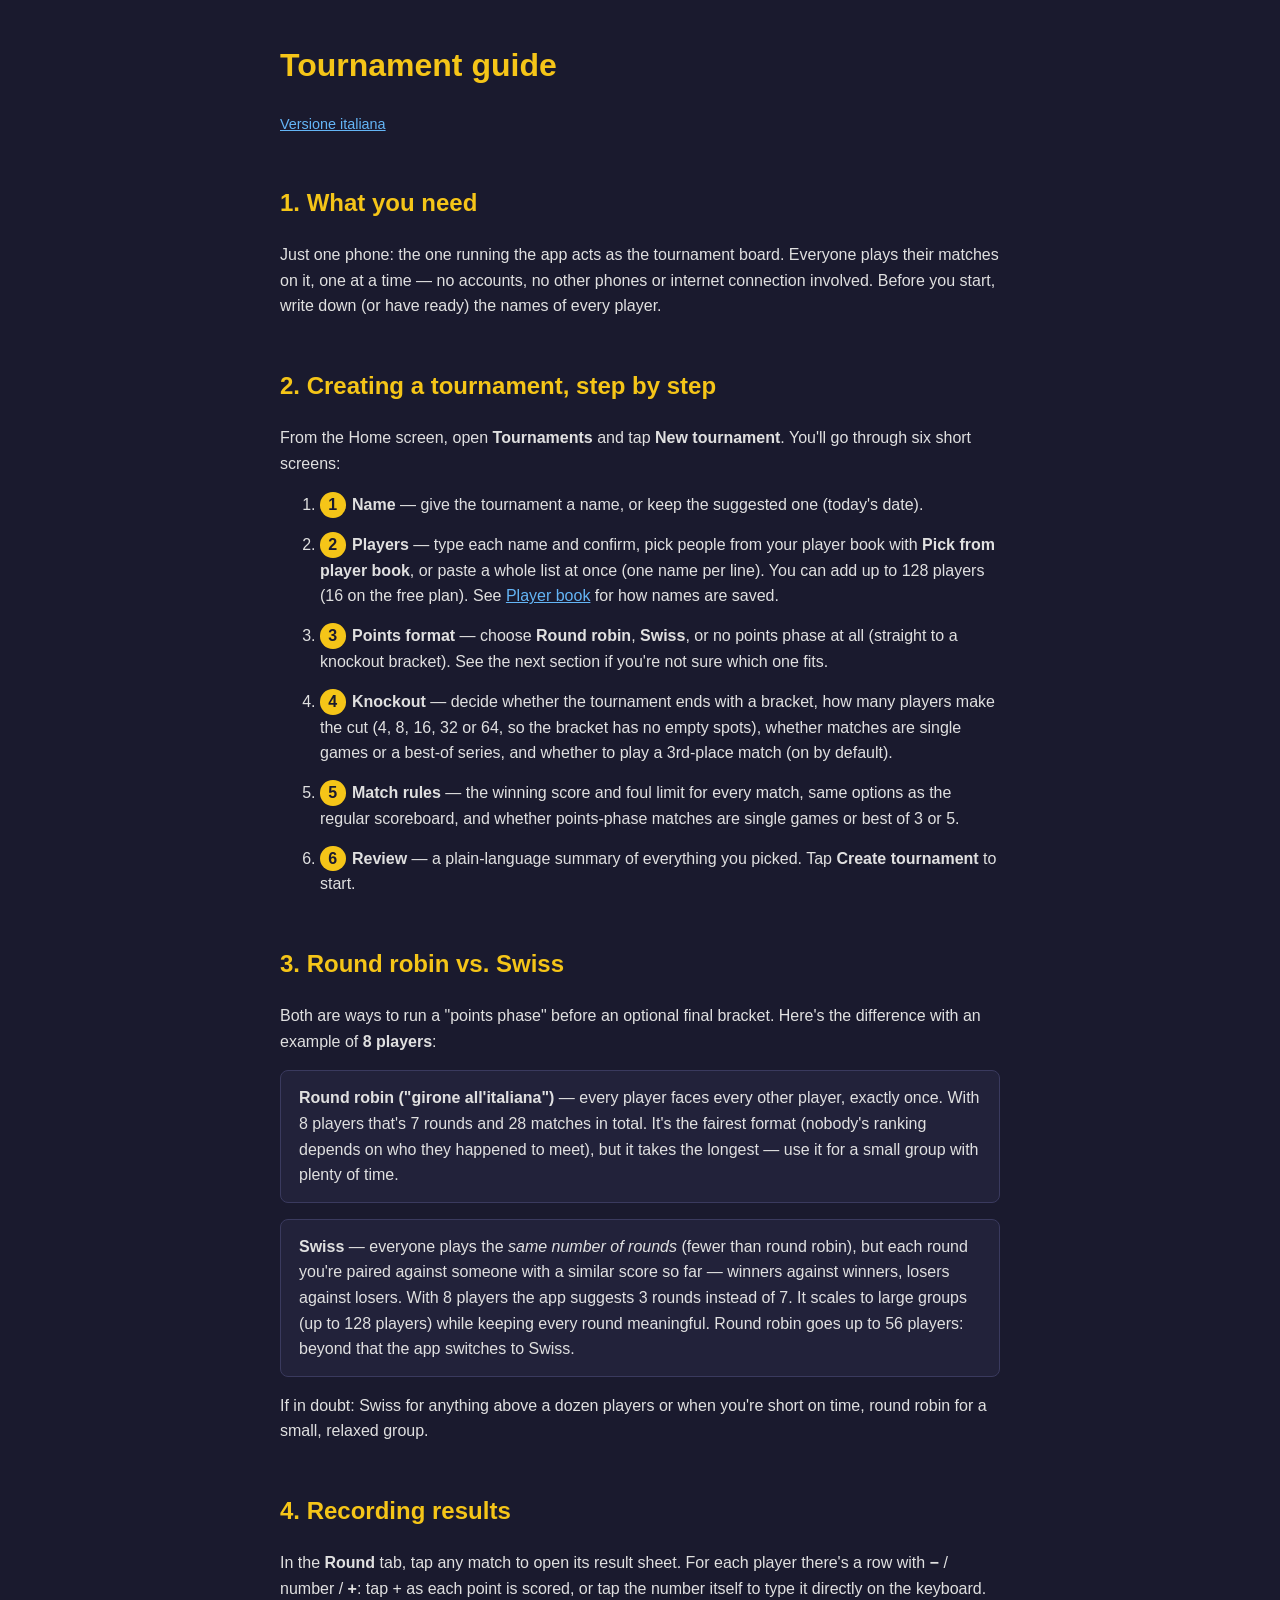
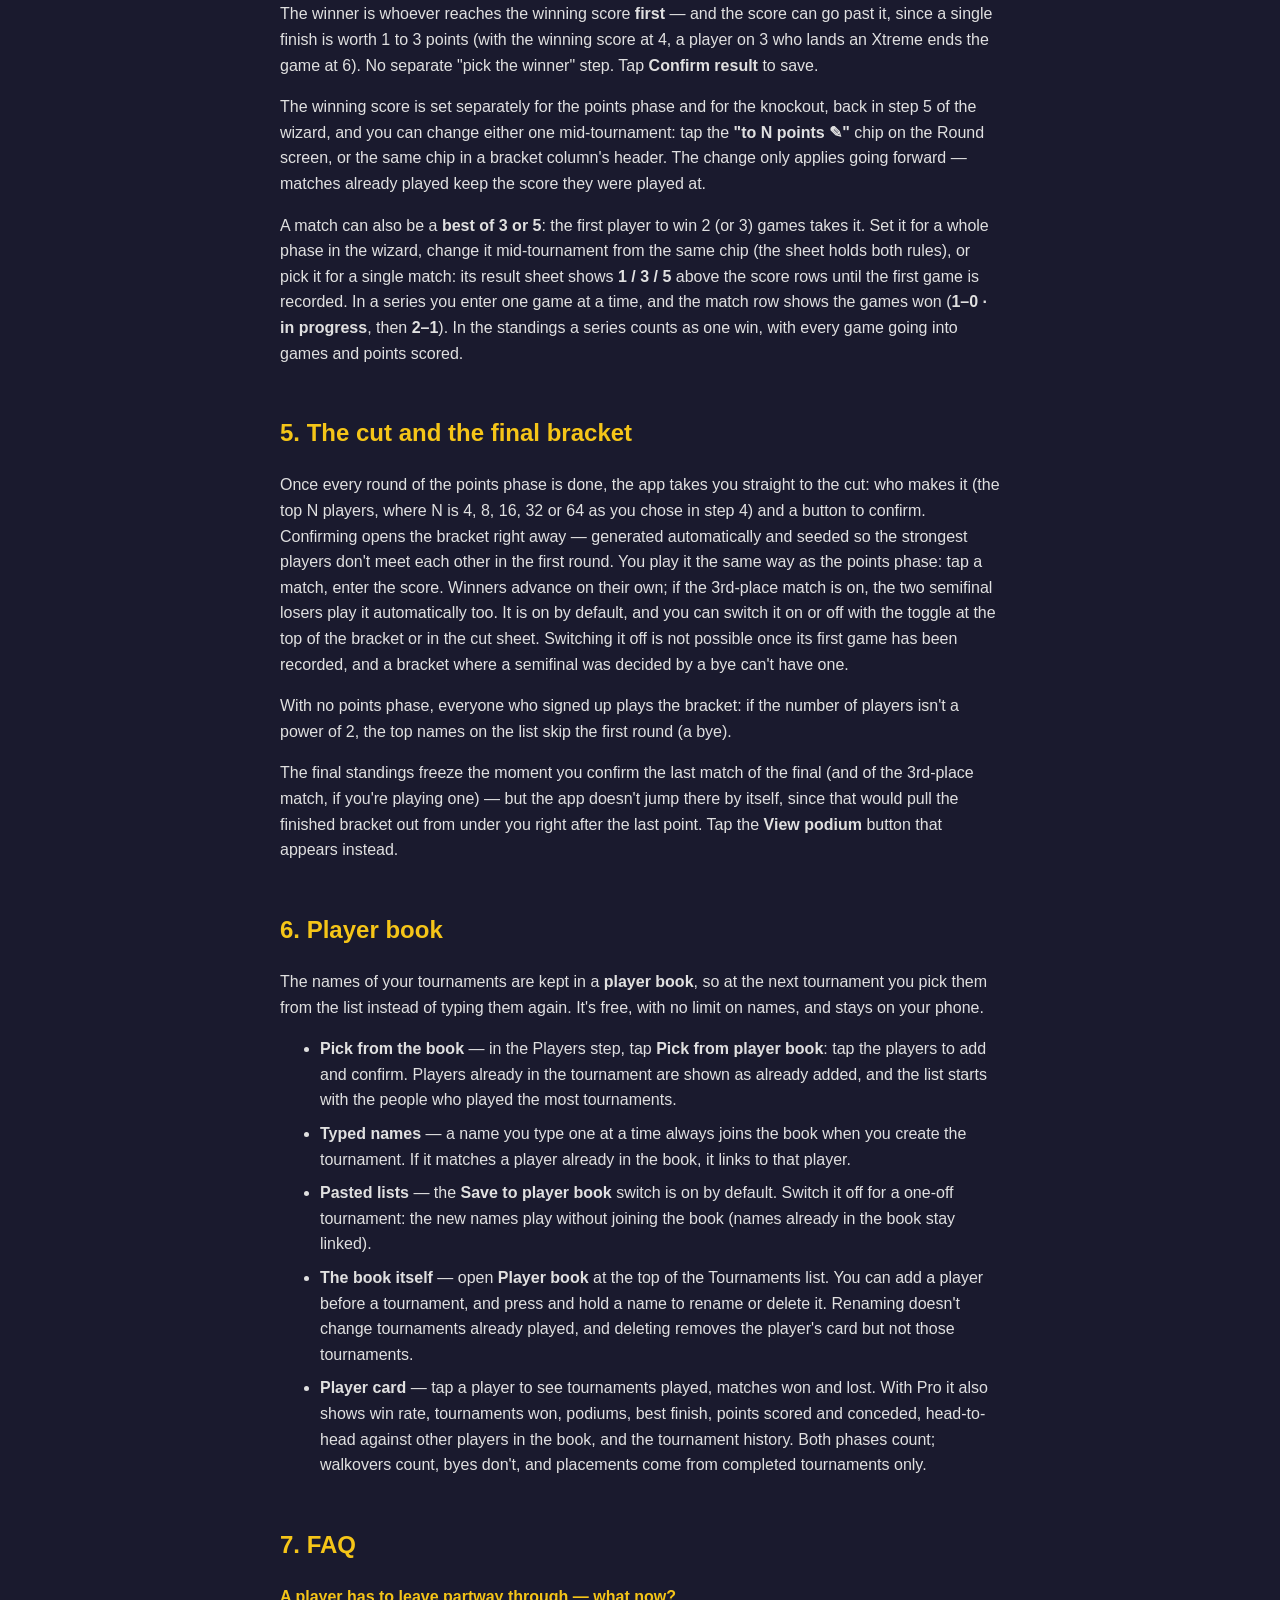
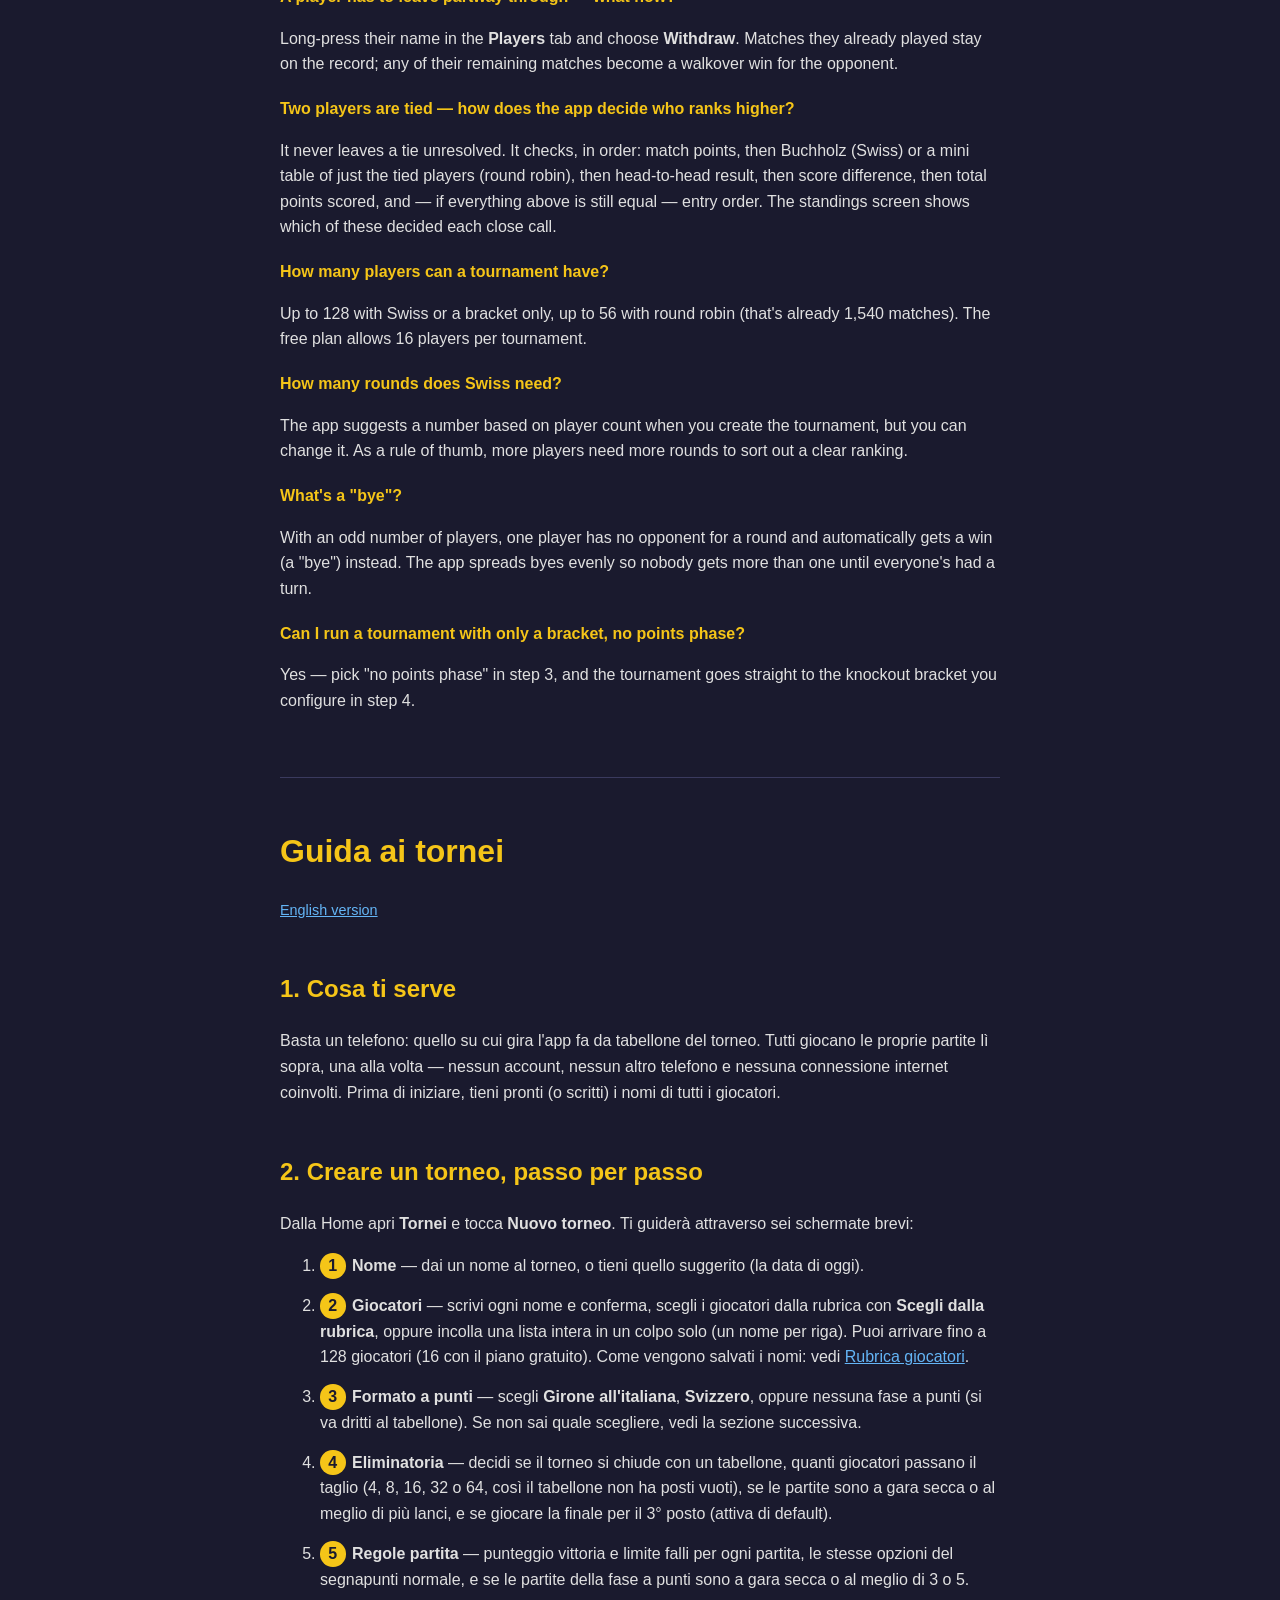
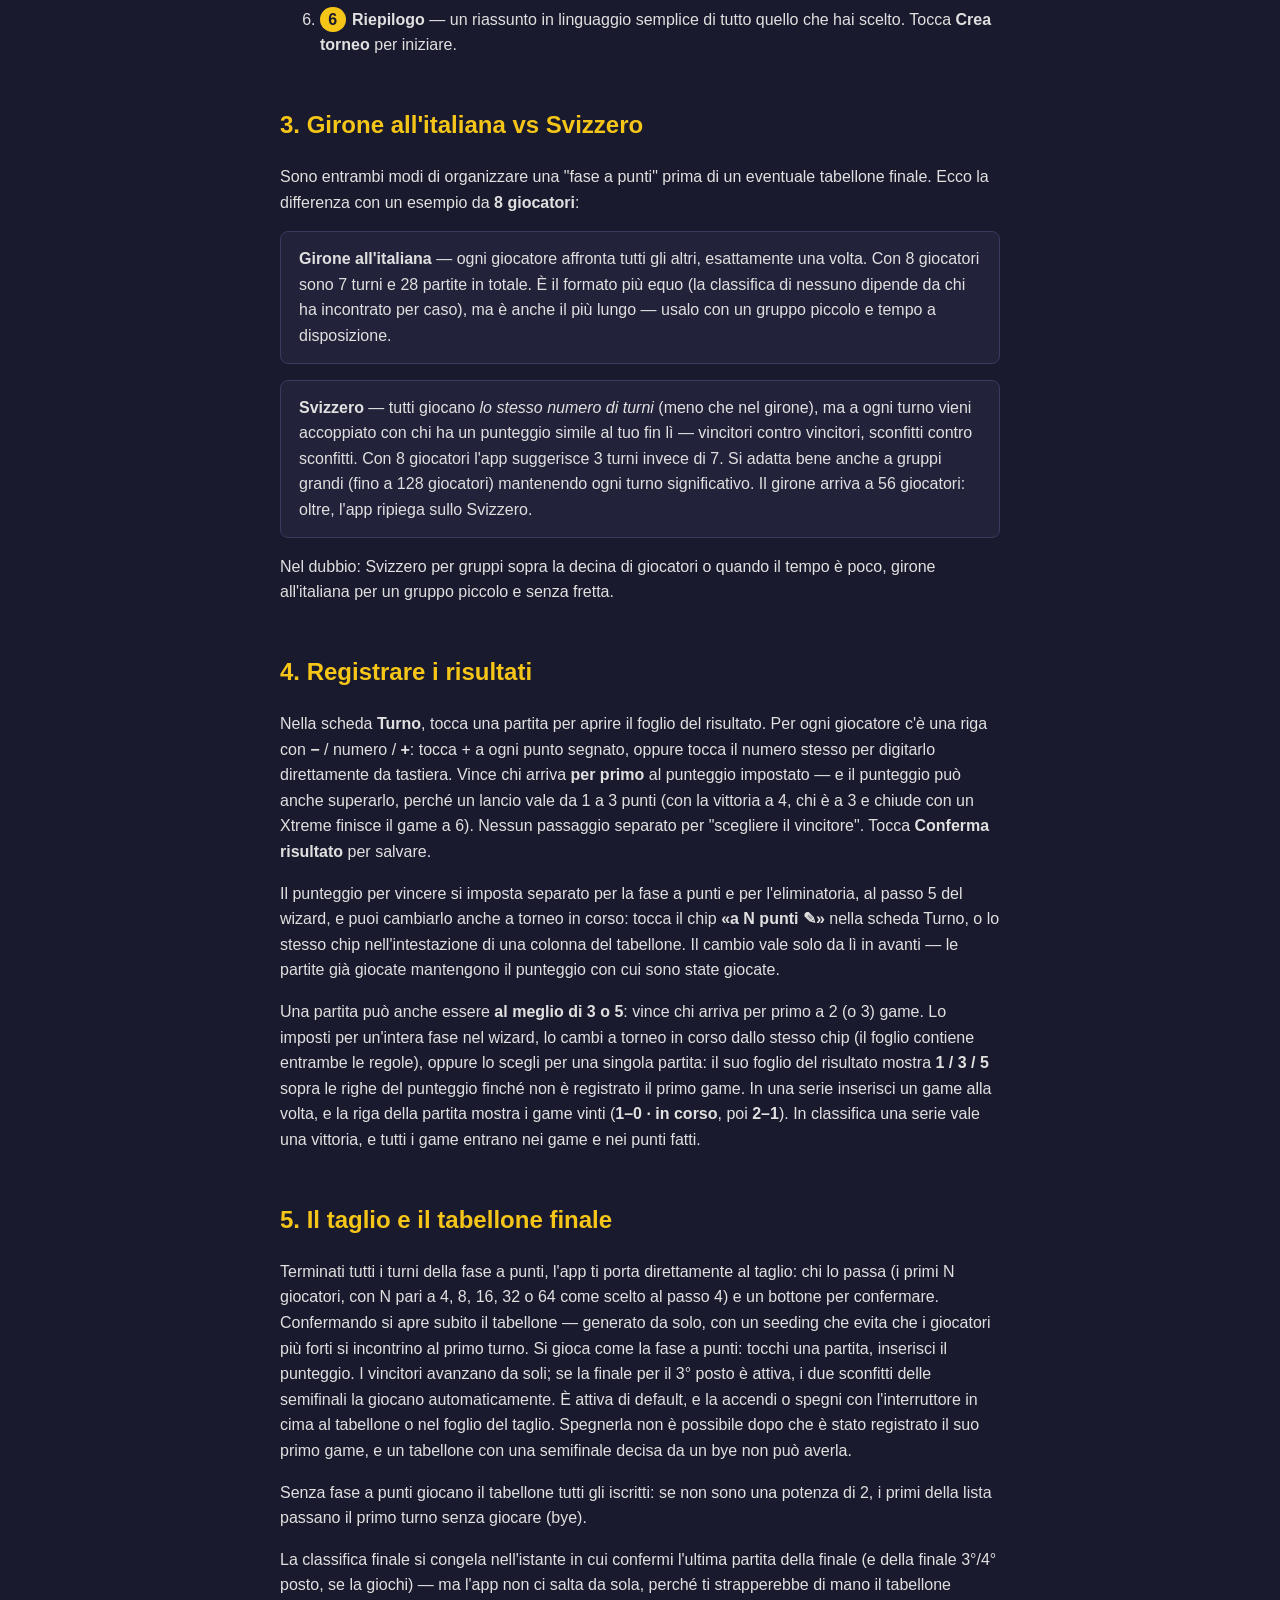
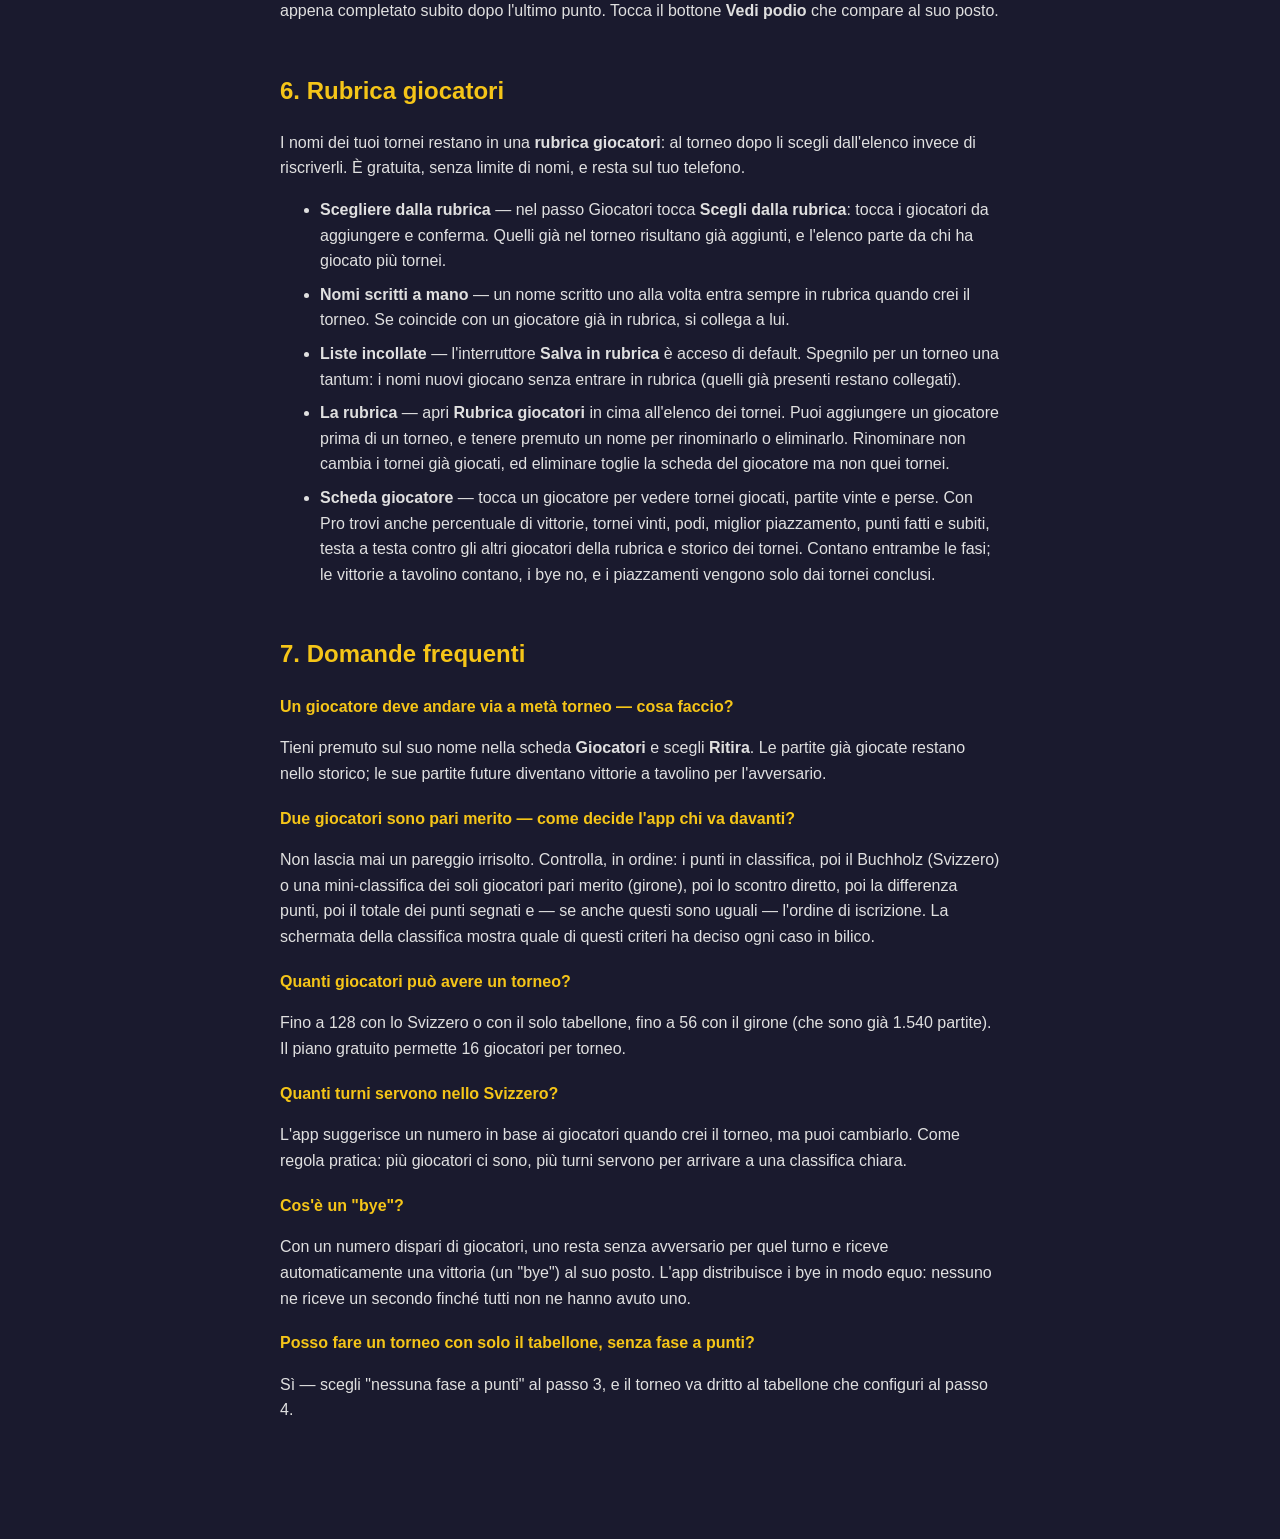
<file: beybladex-score/tournament-guide.html>
<!DOCTYPE html>
<html lang="en">
<head>
  <meta charset="UTF-8">
  <meta name="viewport" content="width=device-width, initial-scale=1.0">
  <title>Tournament Guide - BeyMate</title>
  <style>
    body { font-family: -apple-system, BlinkMacSystemFont, 'Segoe UI', sans-serif; max-width: 720px; margin: 40px auto; padding: 0 20px 60px; color: #e0e0e0; background: #1a1a2e; line-height: 1.6; }
    h1 { color: #f5c518; }
    h2 { color: #f5c518; margin-top: 2em; }
    h3 { color: #f5c518; font-size: 1.05em; margin-top: 1.5em; }
    a { color: #64b5f6; }
    .date { color: #888; font-size: 0.9em; }
    .lang-nav { margin: 1.5em 0 2.5em; font-size: 0.95em; }
    ul li, ol li { margin-bottom: 0.5em; }
    ol li { margin-bottom: 0.9em; }
    hr { border: none; border-top: 1px solid #3a3a5e; margin: 4em 0 3em; }
    table { border-collapse: collapse; width: 100%; margin: 1em 0; }
    th, td { border: 1px solid #3a3a5e; padding: 8px 10px; text-align: left; vertical-align: top; font-size: 0.95em; }
    th { color: #f5c518; }
    .step-n { display: inline-block; min-width: 1.6em; height: 1.6em; line-height: 1.6em; text-align: center; background: #f5c518; color: #1a1a2e; border-radius: 50%; font-weight: bold; margin-right: 0.4em; }
    .example { background: #22223a; border: 1px solid #3a3a5e; border-radius: 8px; padding: 14px 18px; margin: 1em 0; }
    .faq-q { color: #f5c518; font-weight: 600; margin-top: 1.2em; }
  </style>
</head>
<body>

<h1 id="en">Tournament guide</h1>
<p class="date"><a href="#it">Versione italiana</a></p>

<h2>1. What you need</h2>
<p>Just one phone: the one running the app acts as the tournament board. Everyone plays their matches on it, one at a time — no accounts, no other phones or internet connection involved. Before you start, write down (or have ready) the names of every player.</p>

<h2>2. Creating a tournament, step by step</h2>
<p>From the Home screen, open <strong>Tournaments</strong> and tap <strong>New tournament</strong>. You'll go through six short screens:</p>
<ol>
  <li><span class="step-n">1</span><strong>Name</strong> — give the tournament a name, or keep the suggested one (today's date).</li>
  <li><span class="step-n">2</span><strong>Players</strong> — type each name and confirm, pick people from your player book with <strong>Pick from player book</strong>, or paste a whole list at once (one name per line). You can add up to 128 players (16 on the free plan). See <a href="#en-book">Player book</a> for how names are saved.</li>
  <li><span class="step-n">3</span><strong>Points format</strong> — choose <strong>Round robin</strong>, <strong>Swiss</strong>, or no points phase at all (straight to a knockout bracket). See the next section if you're not sure which one fits.</li>
  <li><span class="step-n">4</span><strong>Knockout</strong> — decide whether the tournament ends with a bracket, how many players make the cut (4, 8, 16, 32 or 64, so the bracket has no empty spots), whether matches are single games or a best-of series, and whether to play a 3rd-place match (on by default).</li>
  <li><span class="step-n">5</span><strong>Match rules</strong> — the winning score and foul limit for every match, same options as the regular scoreboard, and whether points-phase matches are single games or best of 3 or 5.</li>
  <li><span class="step-n">6</span><strong>Review</strong> — a plain-language summary of everything you picked. Tap <strong>Create tournament</strong> to start.</li>
</ol>

<h2>3. Round robin vs. Swiss</h2>
<p>Both are ways to run a "points phase" before an optional final bracket. Here's the difference with an example of <strong>8 players</strong>:</p>
<div class="example">
  <strong>Round robin ("girone all'italiana")</strong> — every player faces every other player, exactly once. With 8 players that's 7 rounds and 28 matches in total. It's the fairest format (nobody's ranking depends on who they happened to meet), but it takes the longest — use it for a small group with plenty of time.
</div>
<div class="example">
  <strong>Swiss</strong> — everyone plays the <em>same number of rounds</em> (fewer than round robin), but each round you're paired against someone with a similar score so far — winners against winners, losers against losers. With 8 players the app suggests 3 rounds instead of 7. It scales to large groups (up to 128 players) while keeping every round meaningful. Round robin goes up to 56 players: beyond that the app switches to Swiss.
</div>
<p>If in doubt: Swiss for anything above a dozen players or when you're short on time, round robin for a small, relaxed group.</p>

<h2>4. Recording results</h2>
<p>In the <strong>Round</strong> tab, tap any match to open its result sheet. For each player there's a row with <strong>−</strong> / number / <strong>+</strong>: tap + as each point is scored, or tap the number itself to type it directly on the keyboard. The winner is whoever reaches the winning score <strong>first</strong> — and the score can go past it, since a single finish is worth 1 to 3 points (with the winning score at 4, a player on 3 who lands an Xtreme ends the game at 6). No separate "pick the winner" step. Tap <strong>Confirm result</strong> to save.</p>
<p>The winning score is set separately for the points phase and for the knockout, back in step 5 of the wizard, and you can change either one mid-tournament: tap the <strong>"to N points ✎"</strong> chip on the Round screen, or the same chip in a bracket column's header. The change only applies going forward — matches already played keep the score they were played at.</p>
<p>A match can also be a <strong>best of 3 or 5</strong>: the first player to win 2 (or 3) games takes it. Set it for a whole phase in the wizard, change it mid-tournament from the same chip (the sheet holds both rules), or pick it for a single match: its result sheet shows <strong>1 / 3 / 5</strong> above the score rows until the first game is recorded. In a series you enter one game at a time, and the match row shows the games won (<strong>1–0 · in progress</strong>, then <strong>2–1</strong>). In the standings a series counts as one win, with every game going into games and points scored.</p>

<h2>5. The cut and the final bracket</h2>
<p>Once every round of the points phase is done, the app takes you straight to the cut: who makes it (the top N players, where N is 4, 8, 16, 32 or 64 as you chose in step 4) and a button to confirm. Confirming opens the bracket right away — generated automatically and seeded so the strongest players don't meet each other in the first round. You play it the same way as the points phase: tap a match, enter the score. Winners advance on their own; if the 3rd-place match is on, the two semifinal losers play it automatically too. It is on by default, and you can switch it on or off with the toggle at the top of the bracket or in the cut sheet. Switching it off is not possible once its first game has been recorded, and a bracket where a semifinal was decided by a bye can't have one.</p>
<p>With no points phase, everyone who signed up plays the bracket: if the number of players isn't a power of 2, the top names on the list skip the first round (a bye).</p>
<p>The final standings freeze the moment you confirm the last match of the final (and of the 3rd-place match, if you're playing one) — but the app doesn't jump there by itself, since that would pull the finished bracket out from under you right after the last point. Tap the <strong>View podium</strong> button that appears instead.</p>

<h2 id="en-book">6. Player book</h2>
<p>The names of your tournaments are kept in a <strong>player book</strong>, so at the next tournament you pick them from the list instead of typing them again. It's free, with no limit on names, and stays on your phone.</p>
<ul>
  <li><strong>Pick from the book</strong> — in the Players step, tap <strong>Pick from player book</strong>: tap the players to add and confirm. Players already in the tournament are shown as already added, and the list starts with the people who played the most tournaments.</li>
  <li><strong>Typed names</strong> — a name you type one at a time always joins the book when you create the tournament. If it matches a player already in the book, it links to that player.</li>
  <li><strong>Pasted lists</strong> — the <strong>Save to player book</strong> switch is on by default. Switch it off for a one-off tournament: the new names play without joining the book (names already in the book stay linked).</li>
  <li><strong>The book itself</strong> — open <strong>Player book</strong> at the top of the Tournaments list. You can add a player before a tournament, and press and hold a name to rename or delete it. Renaming doesn't change tournaments already played, and deleting removes the player's card but not those tournaments.</li>
  <li><strong>Player card</strong> — tap a player to see tournaments played, matches won and lost. With Pro it also shows win rate, tournaments won, podiums, best finish, points scored and conceded, head-to-head against other players in the book, and the tournament history. Both phases count; walkovers count, byes don't, and placements come from completed tournaments only.</li>
</ul>

<h2>7. FAQ</h2>
<p class="faq-q">A player has to leave partway through — what now?</p>
<p>Long-press their name in the <strong>Players</strong> tab and choose <strong>Withdraw</strong>. Matches they already played stay on the record; any of their remaining matches become a walkover win for the opponent.</p>

<p class="faq-q">Two players are tied — how does the app decide who ranks higher?</p>
<p>It never leaves a tie unresolved. It checks, in order: match points, then Buchholz (Swiss) or a mini table of just the tied players (round robin), then head-to-head result, then score difference, then total points scored, and — if everything above is still equal — entry order. The standings screen shows which of these decided each close call.</p>

<p class="faq-q">How many players can a tournament have?</p>
<p>Up to 128 with Swiss or a bracket only, up to 56 with round robin (that's already 1,540 matches). The free plan allows 16 players per tournament.</p>

<p class="faq-q">How many rounds does Swiss need?</p>
<p>The app suggests a number based on player count when you create the tournament, but you can change it. As a rule of thumb, more players need more rounds to sort out a clear ranking.</p>

<p class="faq-q">What's a "bye"?</p>
<p>With an odd number of players, one player has no opponent for a round and automatically gets a win (a "bye") instead. The app spreads byes evenly so nobody gets more than one until everyone's had a turn.</p>

<p class="faq-q">Can I run a tournament with only a bracket, no points phase?</p>
<p>Yes — pick "no points phase" in step 3, and the tournament goes straight to the knockout bracket you configure in step 4.</p>

<hr>

<h1 id="it">Guida ai tornei</h1>
<p class="date"><a href="#en">English version</a></p>

<h2>1. Cosa ti serve</h2>
<p>Basta un telefono: quello su cui gira l'app fa da tabellone del torneo. Tutti giocano le proprie partite lì sopra, una alla volta — nessun account, nessun altro telefono e nessuna connessione internet coinvolti. Prima di iniziare, tieni pronti (o scritti) i nomi di tutti i giocatori.</p>

<h2>2. Creare un torneo, passo per passo</h2>
<p>Dalla Home apri <strong>Tornei</strong> e tocca <strong>Nuovo torneo</strong>. Ti guiderà attraverso sei schermate brevi:</p>
<ol>
  <li><span class="step-n">1</span><strong>Nome</strong> — dai un nome al torneo, o tieni quello suggerito (la data di oggi).</li>
  <li><span class="step-n">2</span><strong>Giocatori</strong> — scrivi ogni nome e conferma, scegli i giocatori dalla rubrica con <strong>Scegli dalla rubrica</strong>, oppure incolla una lista intera in un colpo solo (un nome per riga). Puoi arrivare fino a 128 giocatori (16 con il piano gratuito). Come vengono salvati i nomi: vedi <a href="#it-book">Rubrica giocatori</a>.</li>
  <li><span class="step-n">3</span><strong>Formato a punti</strong> — scegli <strong>Girone all'italiana</strong>, <strong>Svizzero</strong>, oppure nessuna fase a punti (si va dritti al tabellone). Se non sai quale scegliere, vedi la sezione successiva.</li>
  <li><span class="step-n">4</span><strong>Eliminatoria</strong> — decidi se il torneo si chiude con un tabellone, quanti giocatori passano il taglio (4, 8, 16, 32 o 64, così il tabellone non ha posti vuoti), se le partite sono a gara secca o al meglio di più lanci, e se giocare la finale per il 3° posto (attiva di default).</li>
  <li><span class="step-n">5</span><strong>Regole partita</strong> — punteggio vittoria e limite falli per ogni partita, le stesse opzioni del segnapunti normale, e se le partite della fase a punti sono a gara secca o al meglio di 3 o 5.</li>
  <li><span class="step-n">6</span><strong>Riepilogo</strong> — un riassunto in linguaggio semplice di tutto quello che hai scelto. Tocca <strong>Crea torneo</strong> per iniziare.</li>
</ol>

<h2>3. Girone all'italiana vs Svizzero</h2>
<p>Sono entrambi modi di organizzare una "fase a punti" prima di un eventuale tabellone finale. Ecco la differenza con un esempio da <strong>8 giocatori</strong>:</p>
<div class="example">
  <strong>Girone all'italiana</strong> — ogni giocatore affronta tutti gli altri, esattamente una volta. Con 8 giocatori sono 7 turni e 28 partite in totale. È il formato più equo (la classifica di nessuno dipende da chi ha incontrato per caso), ma è anche il più lungo — usalo con un gruppo piccolo e tempo a disposizione.
</div>
<div class="example">
  <strong>Svizzero</strong> — tutti giocano <em>lo stesso numero di turni</em> (meno che nel girone), ma a ogni turno vieni accoppiato con chi ha un punteggio simile al tuo fin lì — vincitori contro vincitori, sconfitti contro sconfitti. Con 8 giocatori l'app suggerisce 3 turni invece di 7. Si adatta bene anche a gruppi grandi (fino a 128 giocatori) mantenendo ogni turno significativo. Il girone arriva a 56 giocatori: oltre, l'app ripiega sullo Svizzero.
</div>
<p>Nel dubbio: Svizzero per gruppi sopra la decina di giocatori o quando il tempo è poco, girone all'italiana per un gruppo piccolo e senza fretta.</p>

<h2>4. Registrare i risultati</h2>
<p>Nella scheda <strong>Turno</strong>, tocca una partita per aprire il foglio del risultato. Per ogni giocatore c'è una riga con <strong>−</strong> / numero / <strong>+</strong>: tocca + a ogni punto segnato, oppure tocca il numero stesso per digitarlo direttamente da tastiera. Vince chi arriva <strong>per primo</strong> al punteggio impostato — e il punteggio può anche superarlo, perché un lancio vale da 1 a 3 punti (con la vittoria a 4, chi è a 3 e chiude con un Xtreme finisce il game a 6). Nessun passaggio separato per "scegliere il vincitore". Tocca <strong>Conferma risultato</strong> per salvare.</p>
<p>Il punteggio per vincere si imposta separato per la fase a punti e per l'eliminatoria, al passo 5 del wizard, e puoi cambiarlo anche a torneo in corso: tocca il chip <strong>«a N punti ✎»</strong> nella scheda Turno, o lo stesso chip nell'intestazione di una colonna del tabellone. Il cambio vale solo da lì in avanti — le partite già giocate mantengono il punteggio con cui sono state giocate.</p>
<p>Una partita può anche essere <strong>al meglio di 3 o 5</strong>: vince chi arriva per primo a 2 (o 3) game. Lo imposti per un'intera fase nel wizard, lo cambi a torneo in corso dallo stesso chip (il foglio contiene entrambe le regole), oppure lo scegli per una singola partita: il suo foglio del risultato mostra <strong>1 / 3 / 5</strong> sopra le righe del punteggio finché non è registrato il primo game. In una serie inserisci un game alla volta, e la riga della partita mostra i game vinti (<strong>1–0 · in corso</strong>, poi <strong>2–1</strong>). In classifica una serie vale una vittoria, e tutti i game entrano nei game e nei punti fatti.</p>

<h2>5. Il taglio e il tabellone finale</h2>
<p>Terminati tutti i turni della fase a punti, l'app ti porta direttamente al taglio: chi lo passa (i primi N giocatori, con N pari a 4, 8, 16, 32 o 64 come scelto al passo 4) e un bottone per confermare. Confermando si apre subito il tabellone — generato da solo, con un seeding che evita che i giocatori più forti si incontrino al primo turno. Si gioca come la fase a punti: tocchi una partita, inserisci il punteggio. I vincitori avanzano da soli; se la finale per il 3° posto è attiva, i due sconfitti delle semifinali la giocano automaticamente. È attiva di default, e la accendi o spegni con l'interruttore in cima al tabellone o nel foglio del taglio. Spegnerla non è possibile dopo che è stato registrato il suo primo game, e un tabellone con una semifinale decisa da un bye non può averla.</p>
<p>Senza fase a punti giocano il tabellone tutti gli iscritti: se non sono una potenza di 2, i primi della lista passano il primo turno senza giocare (bye).</p>
<p>La classifica finale si congela nell'istante in cui confermi l'ultima partita della finale (e della finale 3°/4° posto, se la giochi) — ma l'app non ci salta da sola, perché ti strapperebbe di mano il tabellone appena completato subito dopo l'ultimo punto. Tocca il bottone <strong>Vedi podio</strong> che compare al suo posto.</p>

<h2 id="it-book">6. Rubrica giocatori</h2>
<p>I nomi dei tuoi tornei restano in una <strong>rubrica giocatori</strong>: al torneo dopo li scegli dall'elenco invece di riscriverli. È gratuita, senza limite di nomi, e resta sul tuo telefono.</p>
<ul>
  <li><strong>Scegliere dalla rubrica</strong> — nel passo Giocatori tocca <strong>Scegli dalla rubrica</strong>: tocca i giocatori da aggiungere e conferma. Quelli già nel torneo risultano già aggiunti, e l'elenco parte da chi ha giocato più tornei.</li>
  <li><strong>Nomi scritti a mano</strong> — un nome scritto uno alla volta entra sempre in rubrica quando crei il torneo. Se coincide con un giocatore già in rubrica, si collega a lui.</li>
  <li><strong>Liste incollate</strong> — l'interruttore <strong>Salva in rubrica</strong> è acceso di default. Spegnilo per un torneo una tantum: i nomi nuovi giocano senza entrare in rubrica (quelli già presenti restano collegati).</li>
  <li><strong>La rubrica</strong> — apri <strong>Rubrica giocatori</strong> in cima all'elenco dei tornei. Puoi aggiungere un giocatore prima di un torneo, e tenere premuto un nome per rinominarlo o eliminarlo. Rinominare non cambia i tornei già giocati, ed eliminare toglie la scheda del giocatore ma non quei tornei.</li>
  <li><strong>Scheda giocatore</strong> — tocca un giocatore per vedere tornei giocati, partite vinte e perse. Con Pro trovi anche percentuale di vittorie, tornei vinti, podi, miglior piazzamento, punti fatti e subiti, testa a testa contro gli altri giocatori della rubrica e storico dei tornei. Contano entrambe le fasi; le vittorie a tavolino contano, i bye no, e i piazzamenti vengono solo dai tornei conclusi.</li>
</ul>

<h2>7. Domande frequenti</h2>
<p class="faq-q">Un giocatore deve andare via a metà torneo — cosa faccio?</p>
<p>Tieni premuto sul suo nome nella scheda <strong>Giocatori</strong> e scegli <strong>Ritira</strong>. Le partite già giocate restano nello storico; le sue partite future diventano vittorie a tavolino per l'avversario.</p>

<p class="faq-q">Due giocatori sono pari merito — come decide l'app chi va davanti?</p>
<p>Non lascia mai un pareggio irrisolto. Controlla, in ordine: i punti in classifica, poi il Buchholz (Svizzero) o una mini-classifica dei soli giocatori pari merito (girone), poi lo scontro diretto, poi la differenza punti, poi il totale dei punti segnati e — se anche questi sono uguali — l'ordine di iscrizione. La schermata della classifica mostra quale di questi criteri ha deciso ogni caso in bilico.</p>

<p class="faq-q">Quanti giocatori può avere un torneo?</p>
<p>Fino a 128 con lo Svizzero o con il solo tabellone, fino a 56 con il girone (che sono già 1.540 partite). Il piano gratuito permette 16 giocatori per torneo.</p>

<p class="faq-q">Quanti turni servono nello Svizzero?</p>
<p>L'app suggerisce un numero in base ai giocatori quando crei il torneo, ma puoi cambiarlo. Come regola pratica: più giocatori ci sono, più turni servono per arrivare a una classifica chiara.</p>

<p class="faq-q">Cos'è un "bye"?</p>
<p>Con un numero dispari di giocatori, uno resta senza avversario per quel turno e riceve automaticamente una vittoria (un "bye") al suo posto. L'app distribuisce i bye in modo equo: nessuno ne riceve un secondo finché tutti non ne hanno avuto uno.</p>

<p class="faq-q">Posso fare un torneo con solo il tabellone, senza fase a punti?</p>
<p>Sì — scegli "nessuna fase a punti" al passo 3, e il torneo va dritto al tabellone che configuri al passo 4.</p>

</body>
</html>
</file>
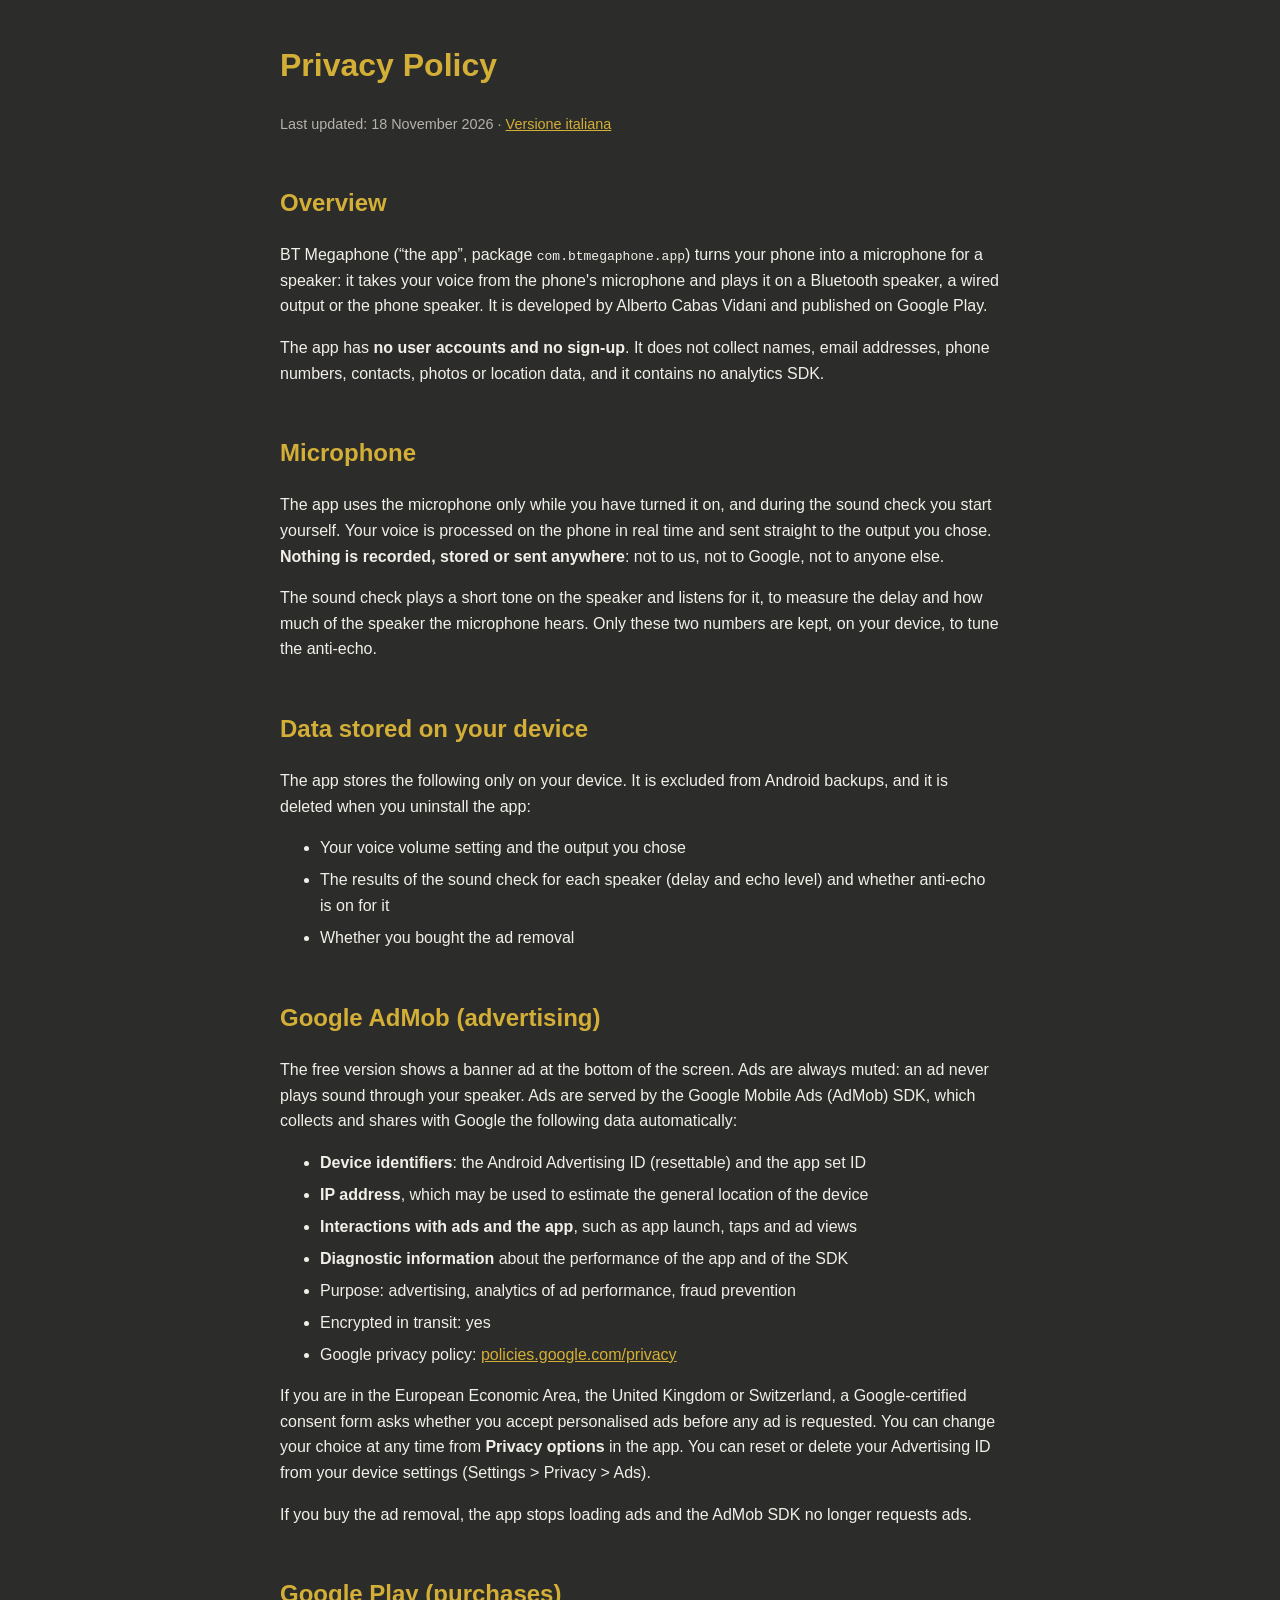
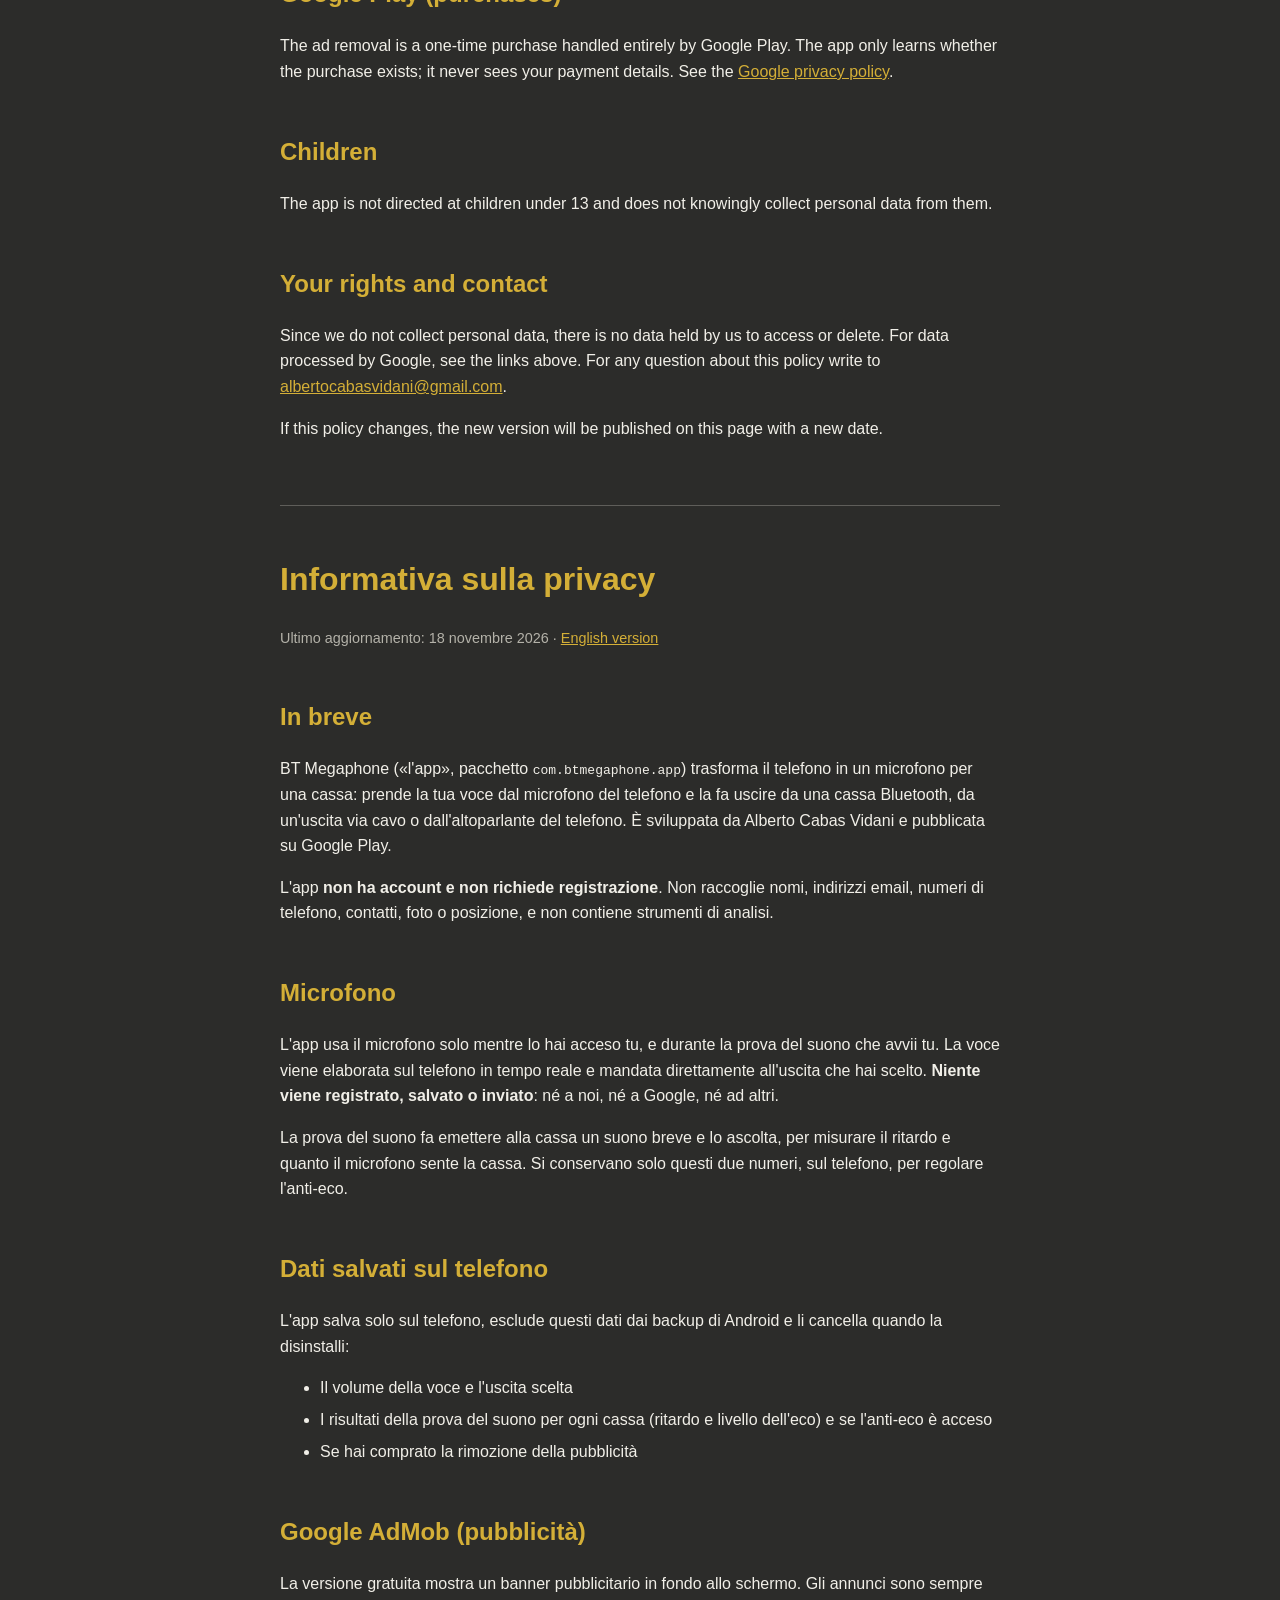
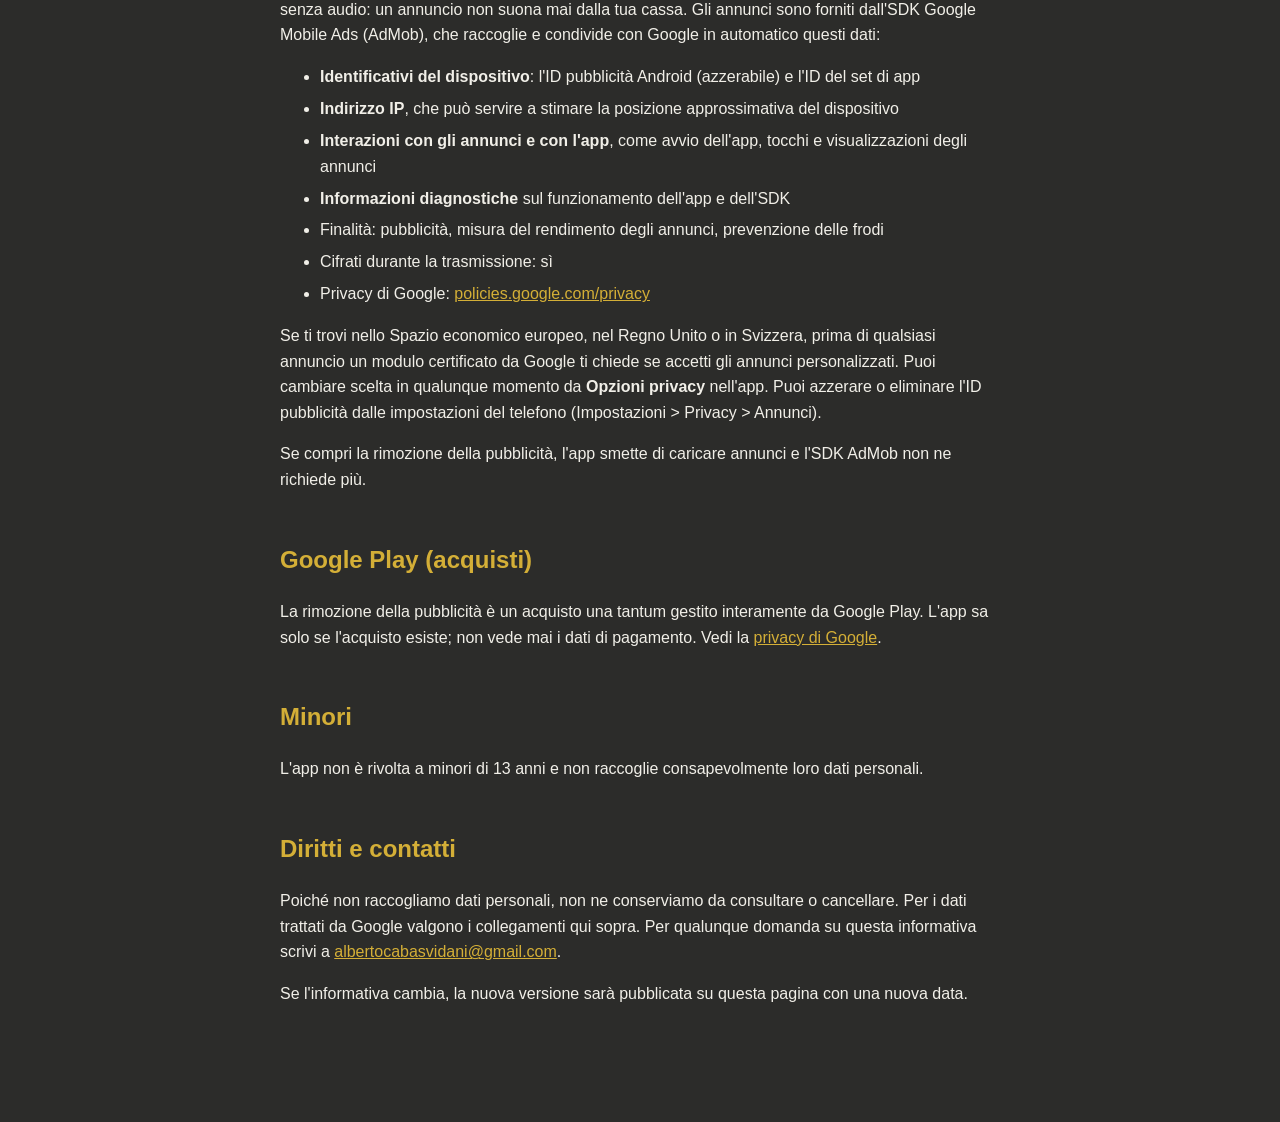
<file: bt-megaphone/privacy-policy.html>
<!DOCTYPE html>
<html lang="en">
<head>
  <meta charset="UTF-8">
  <meta name="viewport" content="width=device-width, initial-scale=1.0">
  <title>Privacy Policy - BT Megaphone</title>
  <style>
    body { font-family: -apple-system, BlinkMacSystemFont, 'Segoe UI', sans-serif; max-width: 720px; margin: 40px auto; padding: 0 20px 60px; color: #F1EFE8; background: #2C2C2A; line-height: 1.6; }
    h1, h2 { color: #D4AF37; }
    h2 { margin-top: 2em; }
    a { color: #D4AF37; }
    .date { color: #B4B2A9; font-size: 0.9em; }
    ul li { margin-bottom: 0.4em; }
    hr { border: none; border-top: 1px solid #5F5E5A; margin: 4em 0 3em; }
  </style>
</head>
<body>

<h1 id="en">Privacy Policy</h1>
<p class="date">Last updated: 18 November 2026 &middot; <a href="#it">Versione italiana</a></p>

<h2>Overview</h2>
<p>BT Megaphone (&ldquo;the app&rdquo;, package <code>com.btmegaphone.app</code>) turns your phone into a microphone for a speaker: it takes your voice from the phone's microphone and plays it on a Bluetooth speaker, a wired output or the phone speaker. It is developed by Alberto Cabas Vidani and published on Google Play.</p>
<p>The app has <strong>no user accounts and no sign-up</strong>. It does not collect names, email addresses, phone numbers, contacts, photos or location data, and it contains no analytics SDK.</p>

<h2>Microphone</h2>
<p>The app uses the microphone only while you have turned it on, and during the sound check you start yourself. Your voice is processed on the phone in real time and sent straight to the output you chose. <strong>Nothing is recorded, stored or sent anywhere</strong>: not to us, not to Google, not to anyone else.</p>
<p>The sound check plays a short tone on the speaker and listens for it, to measure the delay and how much of the speaker the microphone hears. Only these two numbers are kept, on your device, to tune the anti-echo.</p>

<h2>Data stored on your device</h2>
<p>The app stores the following only on your device. It is excluded from Android backups, and it is deleted when you uninstall the app:</p>
<ul>
  <li>Your voice volume setting and the output you chose</li>
  <li>The results of the sound check for each speaker (delay and echo level) and whether anti-echo is on for it</li>
  <li>Whether you bought the ad removal</li>
</ul>

<h2>Google AdMob (advertising)</h2>
<p>The free version shows a banner ad at the bottom of the screen. Ads are always muted: an ad never plays sound through your speaker. Ads are served by the Google Mobile Ads (AdMob) SDK, which collects and shares with Google the following data automatically:</p>
<ul>
  <li><strong>Device identifiers</strong>: the Android Advertising ID (resettable) and the app set ID</li>
  <li><strong>IP address</strong>, which may be used to estimate the general location of the device</li>
  <li><strong>Interactions with ads and the app</strong>, such as app launch, taps and ad views</li>
  <li><strong>Diagnostic information</strong> about the performance of the app and of the SDK</li>
  <li>Purpose: advertising, analytics of ad performance, fraud prevention</li>
  <li>Encrypted in transit: yes</li>
  <li>Google privacy policy: <a href="https://policies.google.com/privacy">policies.google.com/privacy</a></li>
</ul>
<p>If you are in the European Economic Area, the United Kingdom or Switzerland, a Google-certified consent form asks whether you accept personalised ads before any ad is requested. You can change your choice at any time from <strong>Privacy options</strong> in the app. You can reset or delete your Advertising ID from your device settings (Settings &gt; Privacy &gt; Ads).</p>
<p>If you buy the ad removal, the app stops loading ads and the AdMob SDK no longer requests ads.</p>

<h2>Google Play (purchases)</h2>
<p>The ad removal is a one-time purchase handled entirely by Google Play. The app only learns whether the purchase exists; it never sees your payment details. See the <a href="https://policies.google.com/privacy">Google privacy policy</a>.</p>

<h2>Children</h2>
<p>The app is not directed at children under 13 and does not knowingly collect personal data from them.</p>

<h2>Your rights and contact</h2>
<p>Since we do not collect personal data, there is no data held by us to access or delete. For data processed by Google, see the links above. For any question about this policy write to <a href="mailto:albertocabasvidani@gmail.com">albertocabasvidani@gmail.com</a>.</p>
<p>If this policy changes, the new version will be published on this page with a new date.</p>

<hr>

<h1 id="it">Informativa sulla privacy</h1>
<p class="date">Ultimo aggiornamento: 18 novembre 2026 &middot; <a href="#en">English version</a></p>

<h2>In breve</h2>
<p>BT Megaphone (&laquo;l'app&raquo;, pacchetto <code>com.btmegaphone.app</code>) trasforma il telefono in un microfono per una cassa: prende la tua voce dal microfono del telefono e la fa uscire da una cassa Bluetooth, da un'uscita via cavo o dall'altoparlante del telefono. È sviluppata da Alberto Cabas Vidani e pubblicata su Google Play.</p>
<p>L'app <strong>non ha account e non richiede registrazione</strong>. Non raccoglie nomi, indirizzi email, numeri di telefono, contatti, foto o posizione, e non contiene strumenti di analisi.</p>

<h2>Microfono</h2>
<p>L'app usa il microfono solo mentre lo hai acceso tu, e durante la prova del suono che avvii tu. La voce viene elaborata sul telefono in tempo reale e mandata direttamente all'uscita che hai scelto. <strong>Niente viene registrato, salvato o inviato</strong>: né a noi, né a Google, né ad altri.</p>
<p>La prova del suono fa emettere alla cassa un suono breve e lo ascolta, per misurare il ritardo e quanto il microfono sente la cassa. Si conservano solo questi due numeri, sul telefono, per regolare l'anti-eco.</p>

<h2>Dati salvati sul telefono</h2>
<p>L'app salva solo sul telefono, esclude questi dati dai backup di Android e li cancella quando la disinstalli:</p>
<ul>
  <li>Il volume della voce e l'uscita scelta</li>
  <li>I risultati della prova del suono per ogni cassa (ritardo e livello dell'eco) e se l'anti-eco è acceso</li>
  <li>Se hai comprato la rimozione della pubblicità</li>
</ul>

<h2>Google AdMob (pubblicità)</h2>
<p>La versione gratuita mostra un banner pubblicitario in fondo allo schermo. Gli annunci sono sempre senza audio: un annuncio non suona mai dalla tua cassa. Gli annunci sono forniti dall'SDK Google Mobile Ads (AdMob), che raccoglie e condivide con Google in automatico questi dati:</p>
<ul>
  <li><strong>Identificativi del dispositivo</strong>: l'ID pubblicità Android (azzerabile) e l'ID del set di app</li>
  <li><strong>Indirizzo IP</strong>, che può servire a stimare la posizione approssimativa del dispositivo</li>
  <li><strong>Interazioni con gli annunci e con l'app</strong>, come avvio dell'app, tocchi e visualizzazioni degli annunci</li>
  <li><strong>Informazioni diagnostiche</strong> sul funzionamento dell'app e dell'SDK</li>
  <li>Finalità: pubblicità, misura del rendimento degli annunci, prevenzione delle frodi</li>
  <li>Cifrati durante la trasmissione: sì</li>
  <li>Privacy di Google: <a href="https://policies.google.com/privacy?hl=it">policies.google.com/privacy</a></li>
</ul>
<p>Se ti trovi nello Spazio economico europeo, nel Regno Unito o in Svizzera, prima di qualsiasi annuncio un modulo certificato da Google ti chiede se accetti gli annunci personalizzati. Puoi cambiare scelta in qualunque momento da <strong>Opzioni privacy</strong> nell'app. Puoi azzerare o eliminare l'ID pubblicità dalle impostazioni del telefono (Impostazioni &gt; Privacy &gt; Annunci).</p>
<p>Se compri la rimozione della pubblicità, l'app smette di caricare annunci e l'SDK AdMob non ne richiede più.</p>

<h2>Google Play (acquisti)</h2>
<p>La rimozione della pubblicità è un acquisto una tantum gestito interamente da Google Play. L'app sa solo se l'acquisto esiste; non vede mai i dati di pagamento. Vedi la <a href="https://policies.google.com/privacy?hl=it">privacy di Google</a>.</p>

<h2>Minori</h2>
<p>L'app non è rivolta a minori di 13 anni e non raccoglie consapevolmente loro dati personali.</p>

<h2>Diritti e contatti</h2>
<p>Poiché non raccogliamo dati personali, non ne conserviamo da consultare o cancellare. Per i dati trattati da Google valgono i collegamenti qui sopra. Per qualunque domanda su questa informativa scrivi a <a href="mailto:albertocabasvidani@gmail.com">albertocabasvidani@gmail.com</a>.</p>
<p>Se l'informativa cambia, la nuova versione sarà pubblicata su questa pagina con una nuova data.</p>

</body>
</html>
</file>
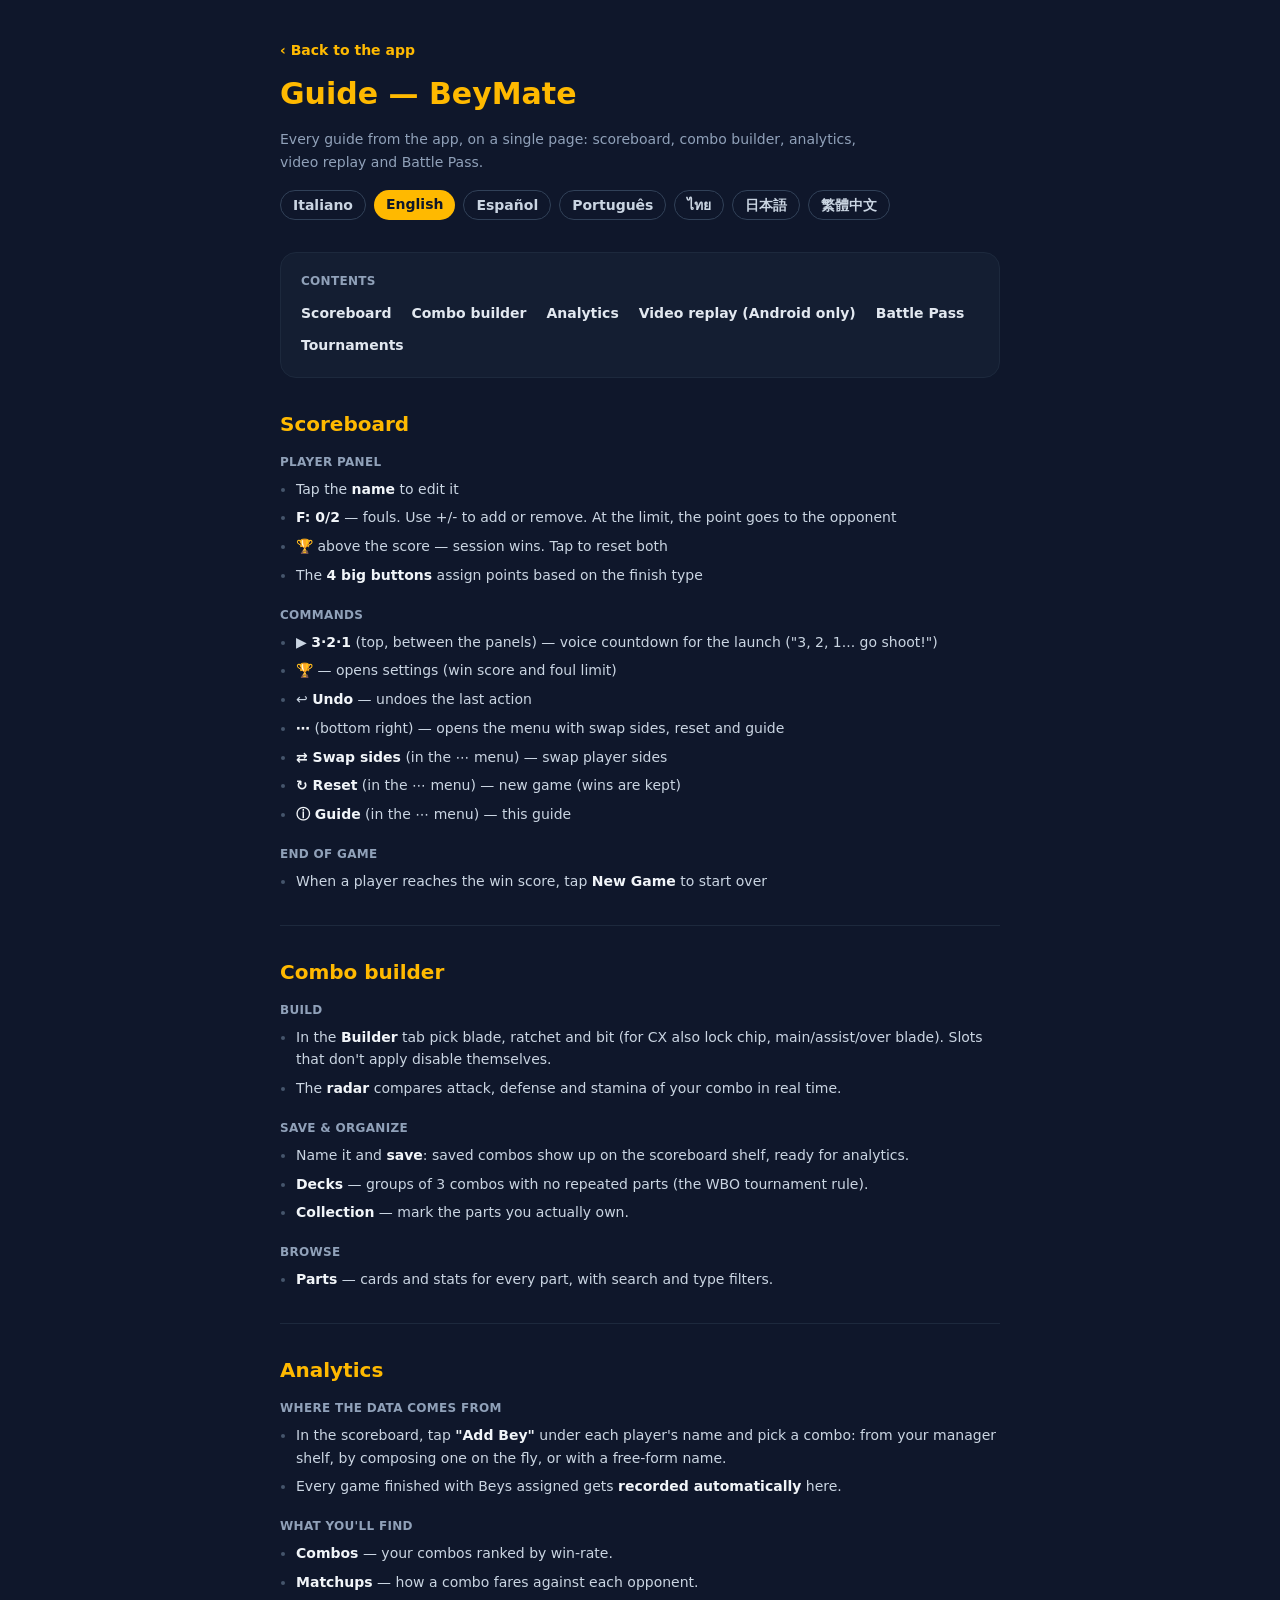
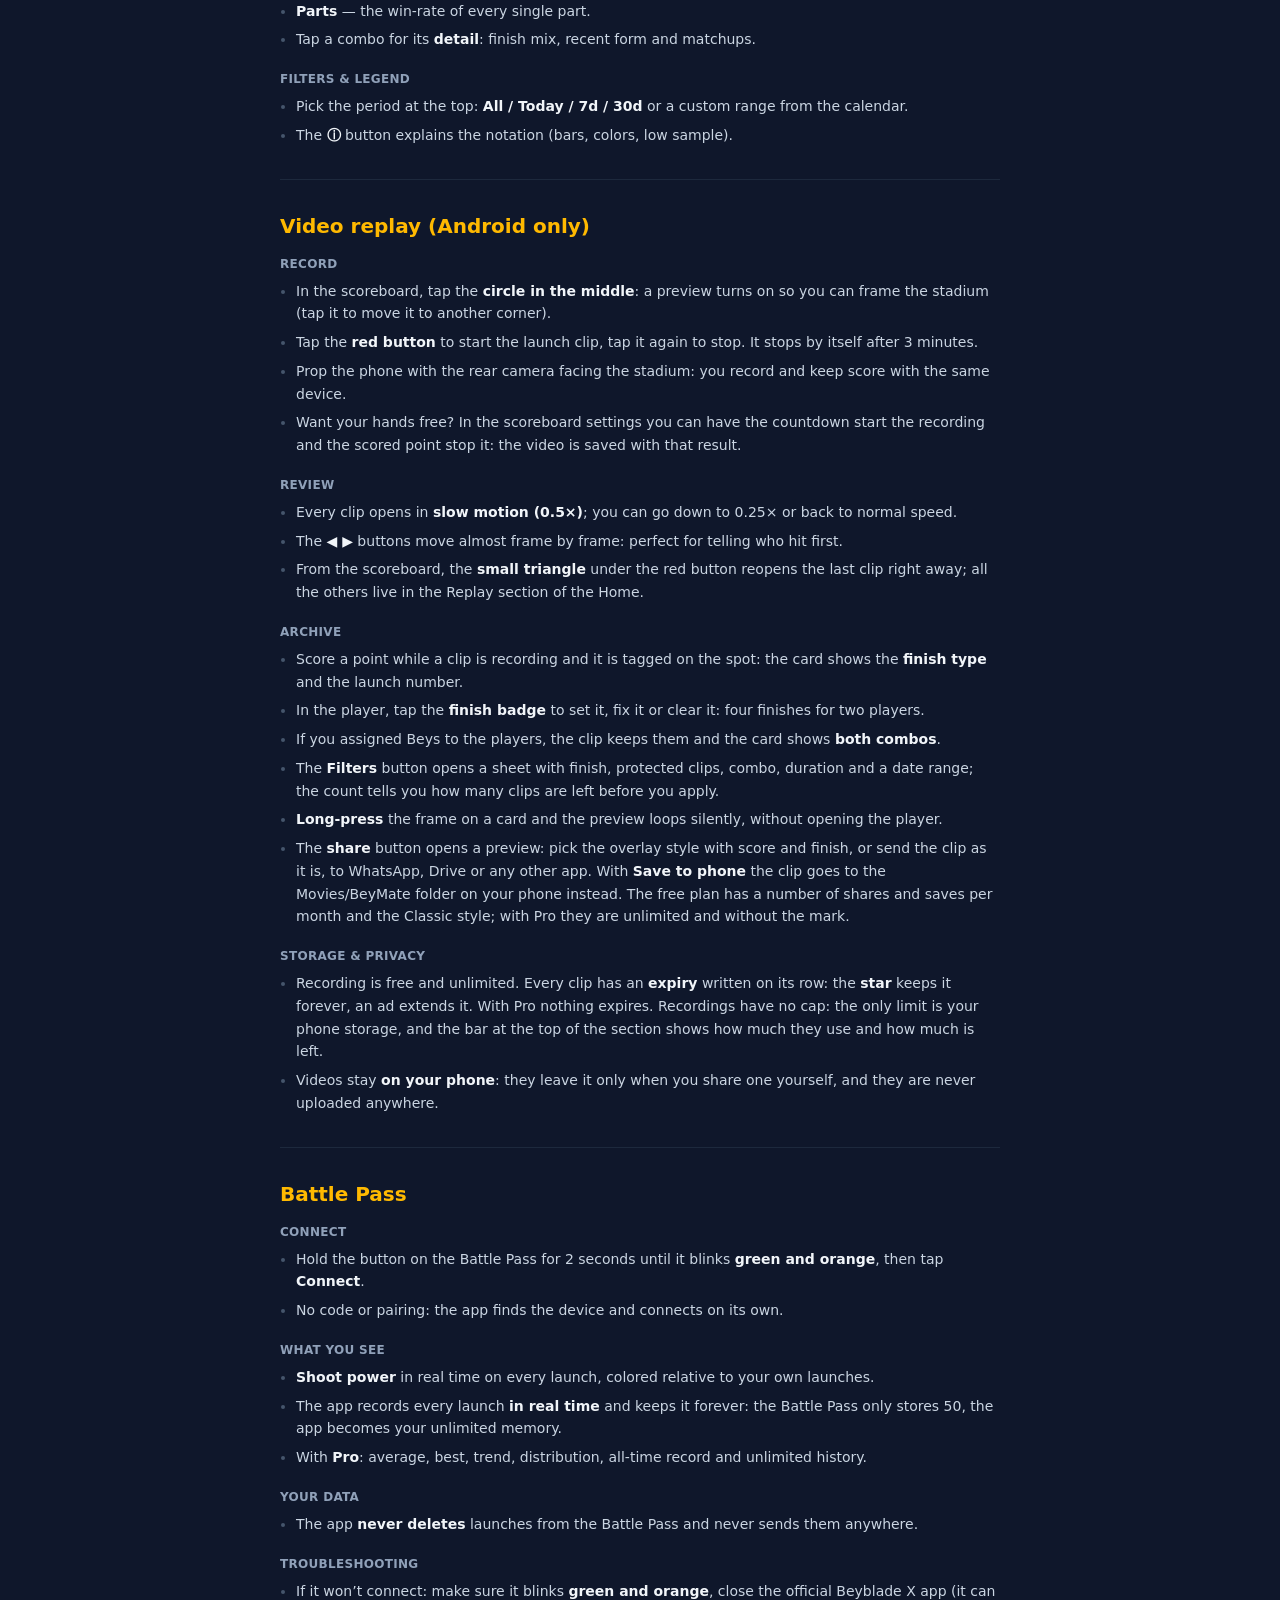
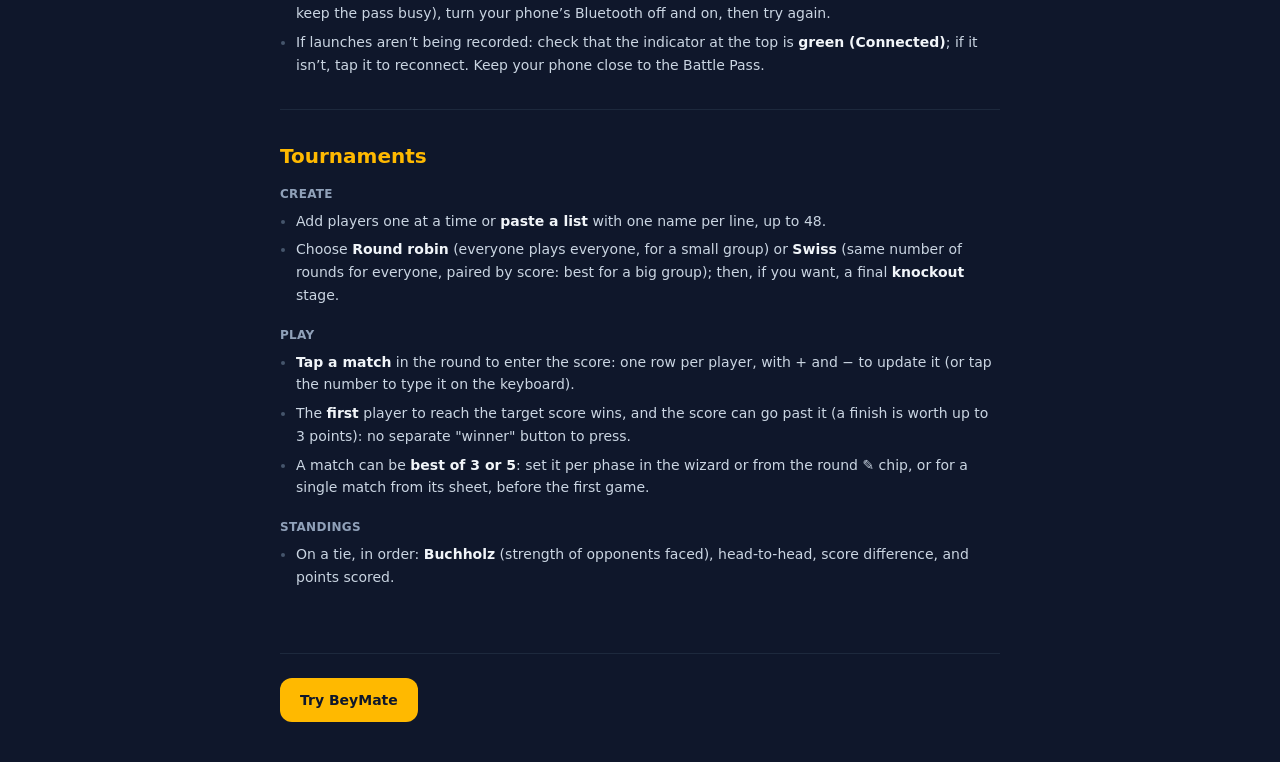
<file: beybladex-score/guida/en.html>
<!doctype html>
<html lang="en">
    <head>
        <meta charset="UTF-8" />
        <link rel="icon" type="image/svg+xml" href="/beybladex-score/icons/icon.svg" />
        <meta name="viewport" content="width=device-width, initial-scale=1.0" />
        <meta name="theme-color" content="#0f172a" />
        <meta name="description" content="How to use BeyMate: scoreboard, combo builder, analytics, video replay and BLE Battle Pass." />
        <link rel="canonical" href="https://albertocabasvidani.github.io/beybladex-score/guida/en.html" />
        <link rel="alternate" hreflang="it" href="https://albertocabasvidani.github.io/beybladex-score/guida/it.html" />
        <link rel="alternate" hreflang="en" href="https://albertocabasvidani.github.io/beybladex-score/guida/en.html" />
        <link rel="alternate" hreflang="es" href="https://albertocabasvidani.github.io/beybladex-score/guida/es.html" />
        <link rel="alternate" hreflang="pt" href="https://albertocabasvidani.github.io/beybladex-score/guida/pt.html" />
        <link rel="alternate" hreflang="th" href="https://albertocabasvidani.github.io/beybladex-score/guida/th.html" />
        <link rel="alternate" hreflang="ja" href="https://albertocabasvidani.github.io/beybladex-score/guida/ja.html" />
        <link rel="alternate" hreflang="zh" href="https://albertocabasvidani.github.io/beybladex-score/guida/zh.html" />
        <link rel="alternate" hreflang="x-default" href="https://albertocabasvidani.github.io/beybladex-score/guida/en.html" />
        <title>Guide — BeyMate</title>
      <script type="module" crossorigin src="/beybladex-score/assets/constants-B97FleSi.js"></script>
      <script type="module" crossorigin src="/beybladex-score/assets/guide-i18n-CP4XD7af.js"></script>
      <script type="module" crossorigin src="/beybladex-score/assets/main-DsHkZm78.js"></script>
      <link rel="stylesheet" crossorigin href="/beybladex-score/assets/constants-BzvvkQSD.css">
    </head>
    <body>
        <div id="root"></div>
    </body>
</html>
</file>
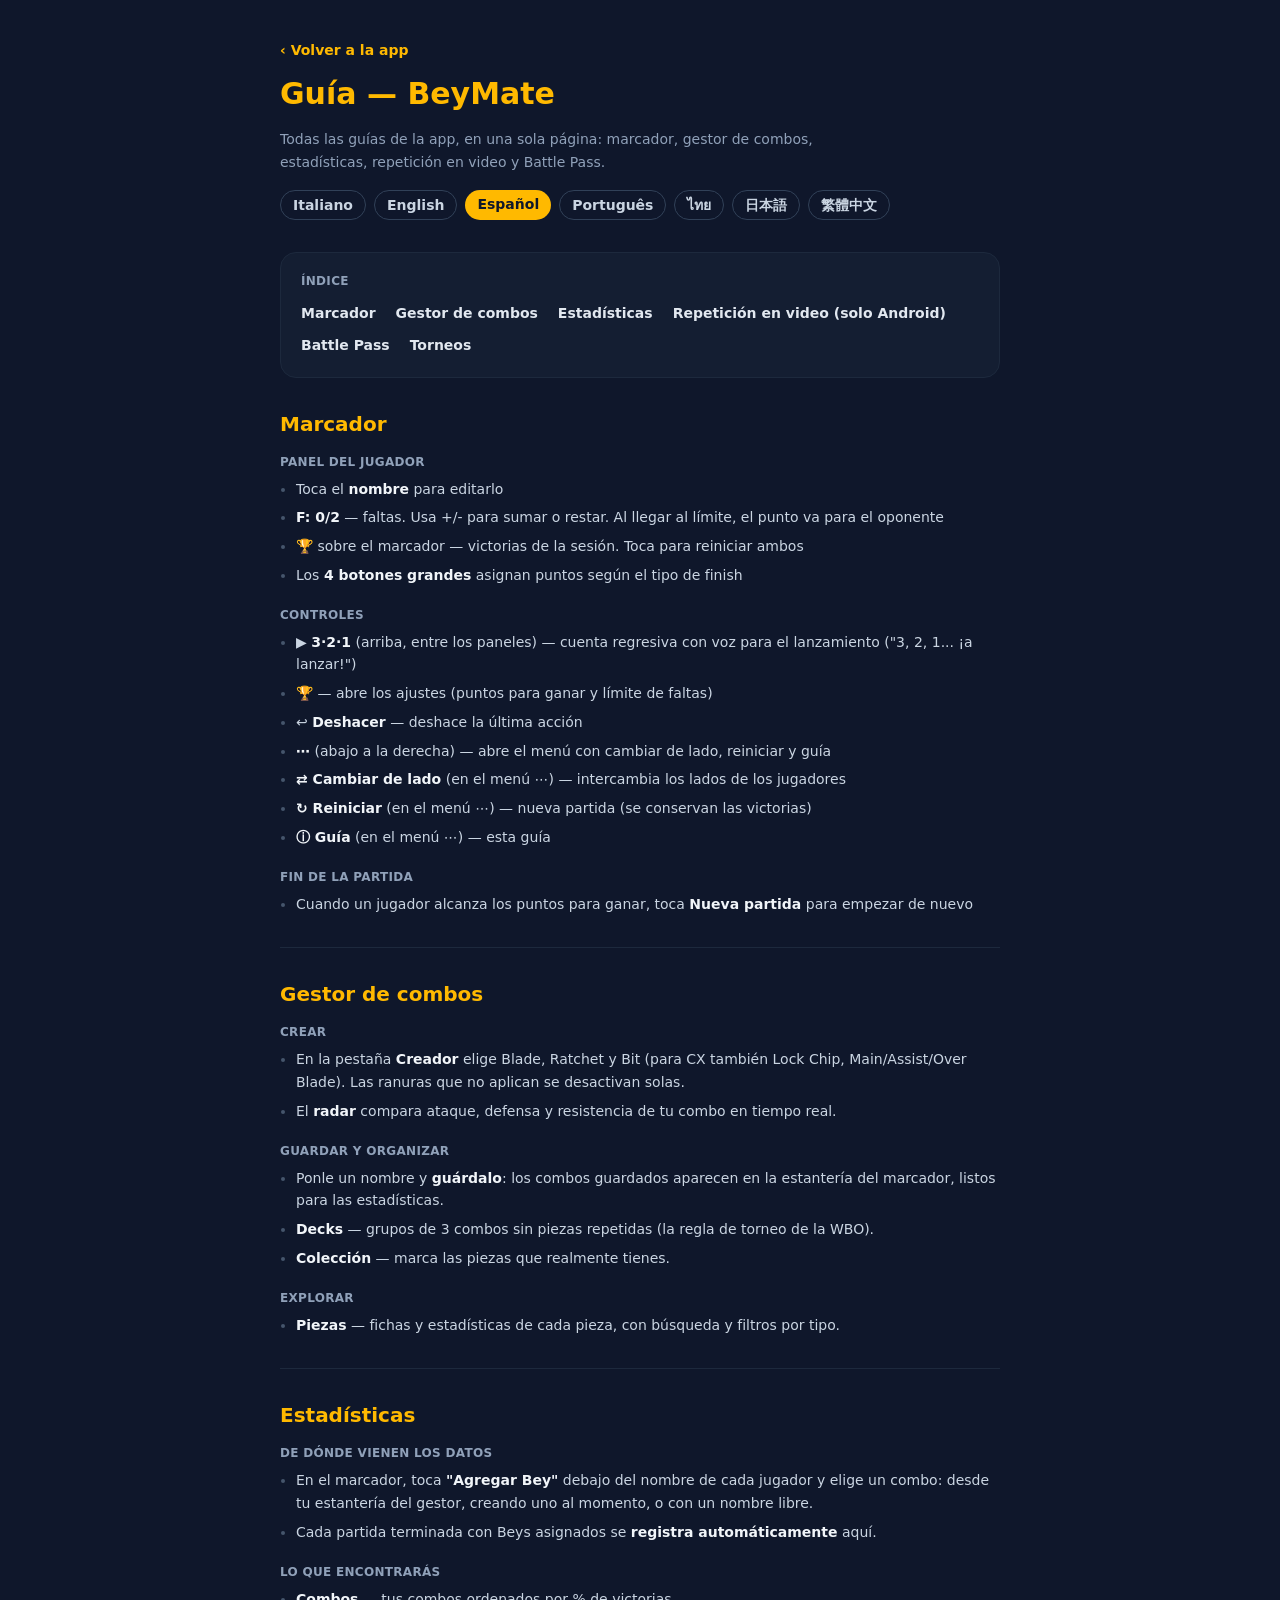
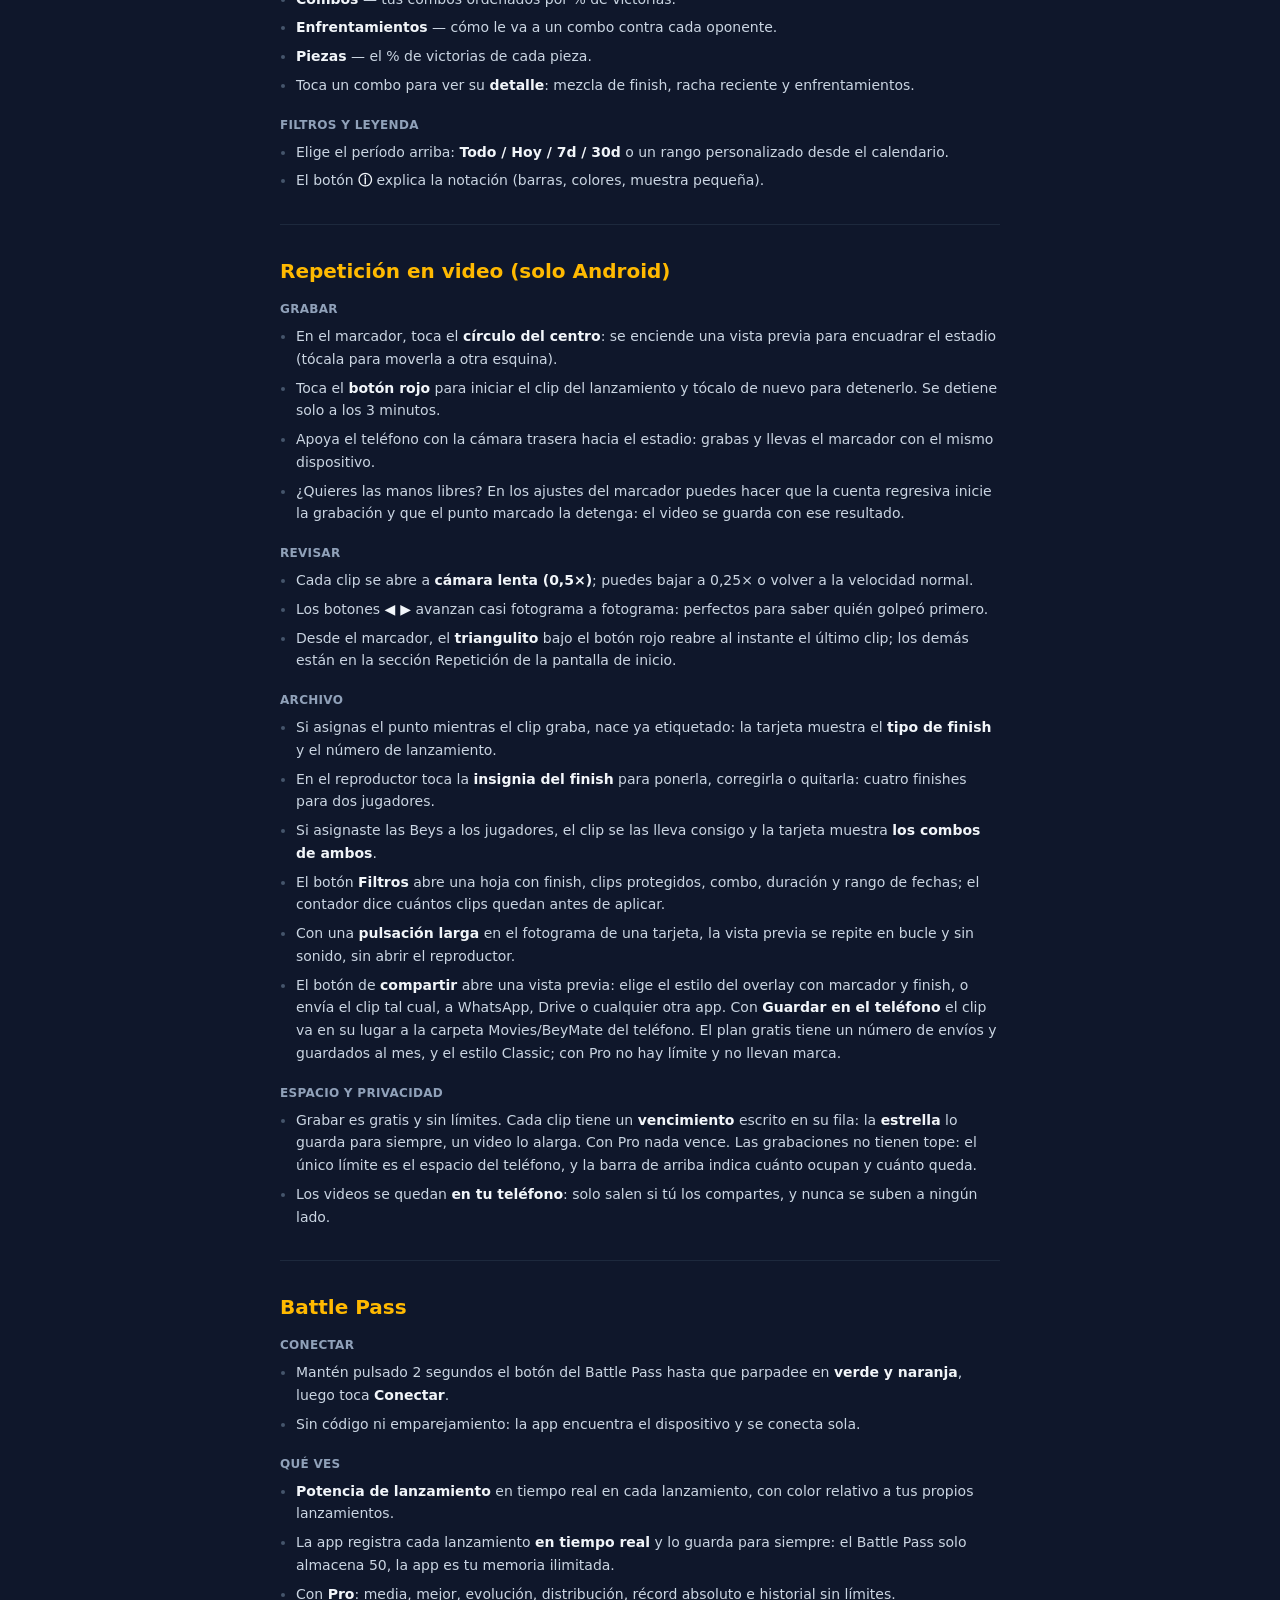
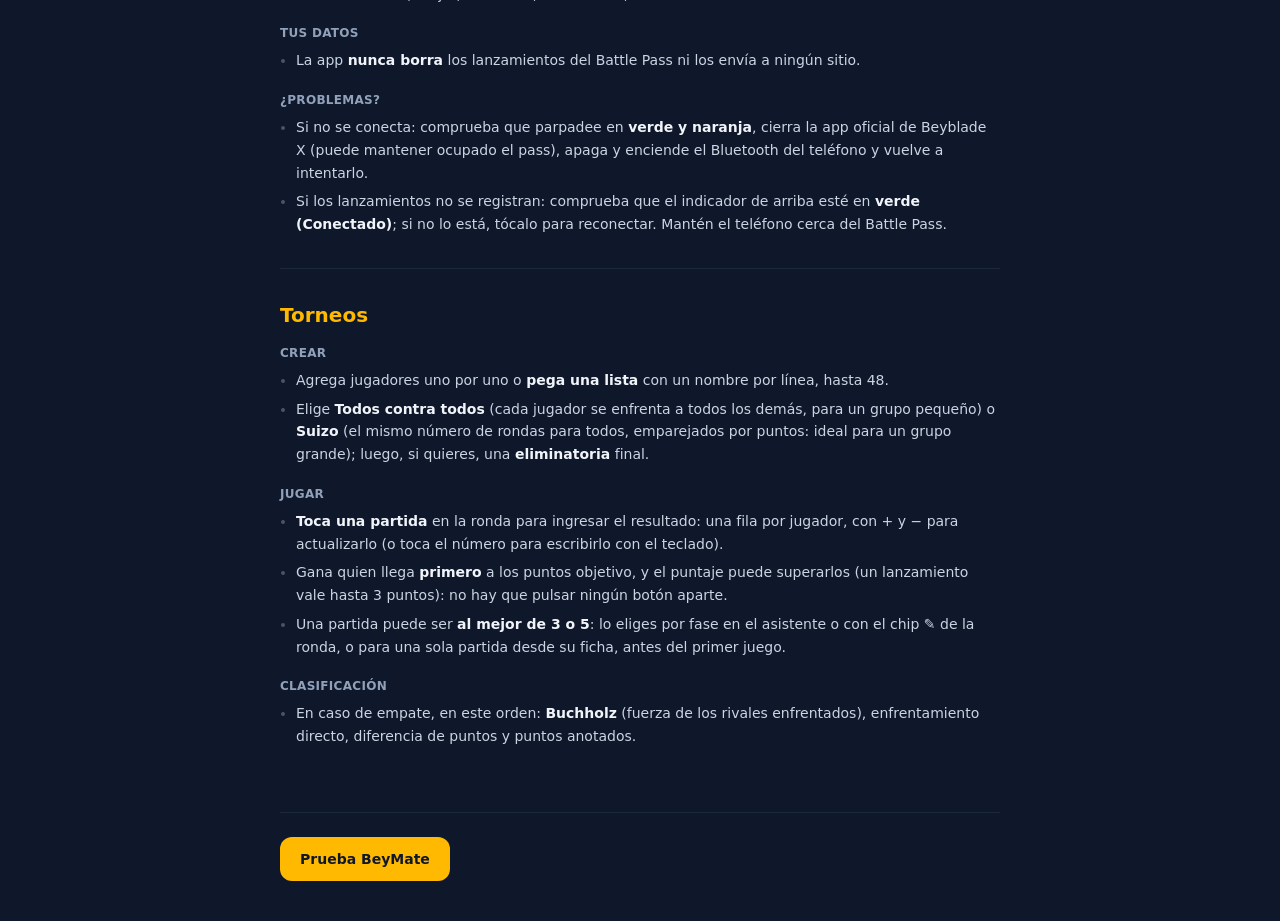
<file: beybladex-score/guida/es.html>
<!doctype html>
<html lang="es">
    <head>
        <meta charset="UTF-8" />
        <link rel="icon" type="image/svg+xml" href="/beybladex-score/icons/icon.svg" />
        <meta name="viewport" content="width=device-width, initial-scale=1.0" />
        <meta name="theme-color" content="#0f172a" />
        <meta name="description" content="Cómo usar BeyMate: marcador, gestor de combos, analíticas, repetición en vídeo y Battle Pass BLE." />
        <link rel="canonical" href="https://albertocabasvidani.github.io/beybladex-score/guida/es.html" />
        <link rel="alternate" hreflang="it" href="https://albertocabasvidani.github.io/beybladex-score/guida/it.html" />
        <link rel="alternate" hreflang="en" href="https://albertocabasvidani.github.io/beybladex-score/guida/en.html" />
        <link rel="alternate" hreflang="es" href="https://albertocabasvidani.github.io/beybladex-score/guida/es.html" />
        <link rel="alternate" hreflang="pt" href="https://albertocabasvidani.github.io/beybladex-score/guida/pt.html" />
        <link rel="alternate" hreflang="th" href="https://albertocabasvidani.github.io/beybladex-score/guida/th.html" />
        <link rel="alternate" hreflang="ja" href="https://albertocabasvidani.github.io/beybladex-score/guida/ja.html" />
        <link rel="alternate" hreflang="zh" href="https://albertocabasvidani.github.io/beybladex-score/guida/zh.html" />
        <link rel="alternate" hreflang="x-default" href="https://albertocabasvidani.github.io/beybladex-score/guida/en.html" />
        <title>Guía — BeyMate</title>
      <script type="module" crossorigin src="/beybladex-score/assets/constants-B97FleSi.js"></script>
      <script type="module" crossorigin src="/beybladex-score/assets/guide-i18n-CP4XD7af.js"></script>
      <script type="module" crossorigin src="/beybladex-score/assets/main-DsHkZm78.js"></script>
      <link rel="stylesheet" crossorigin href="/beybladex-score/assets/constants-BzvvkQSD.css">
    </head>
    <body>
        <div id="root"></div>
    </body>
</html>
</file>
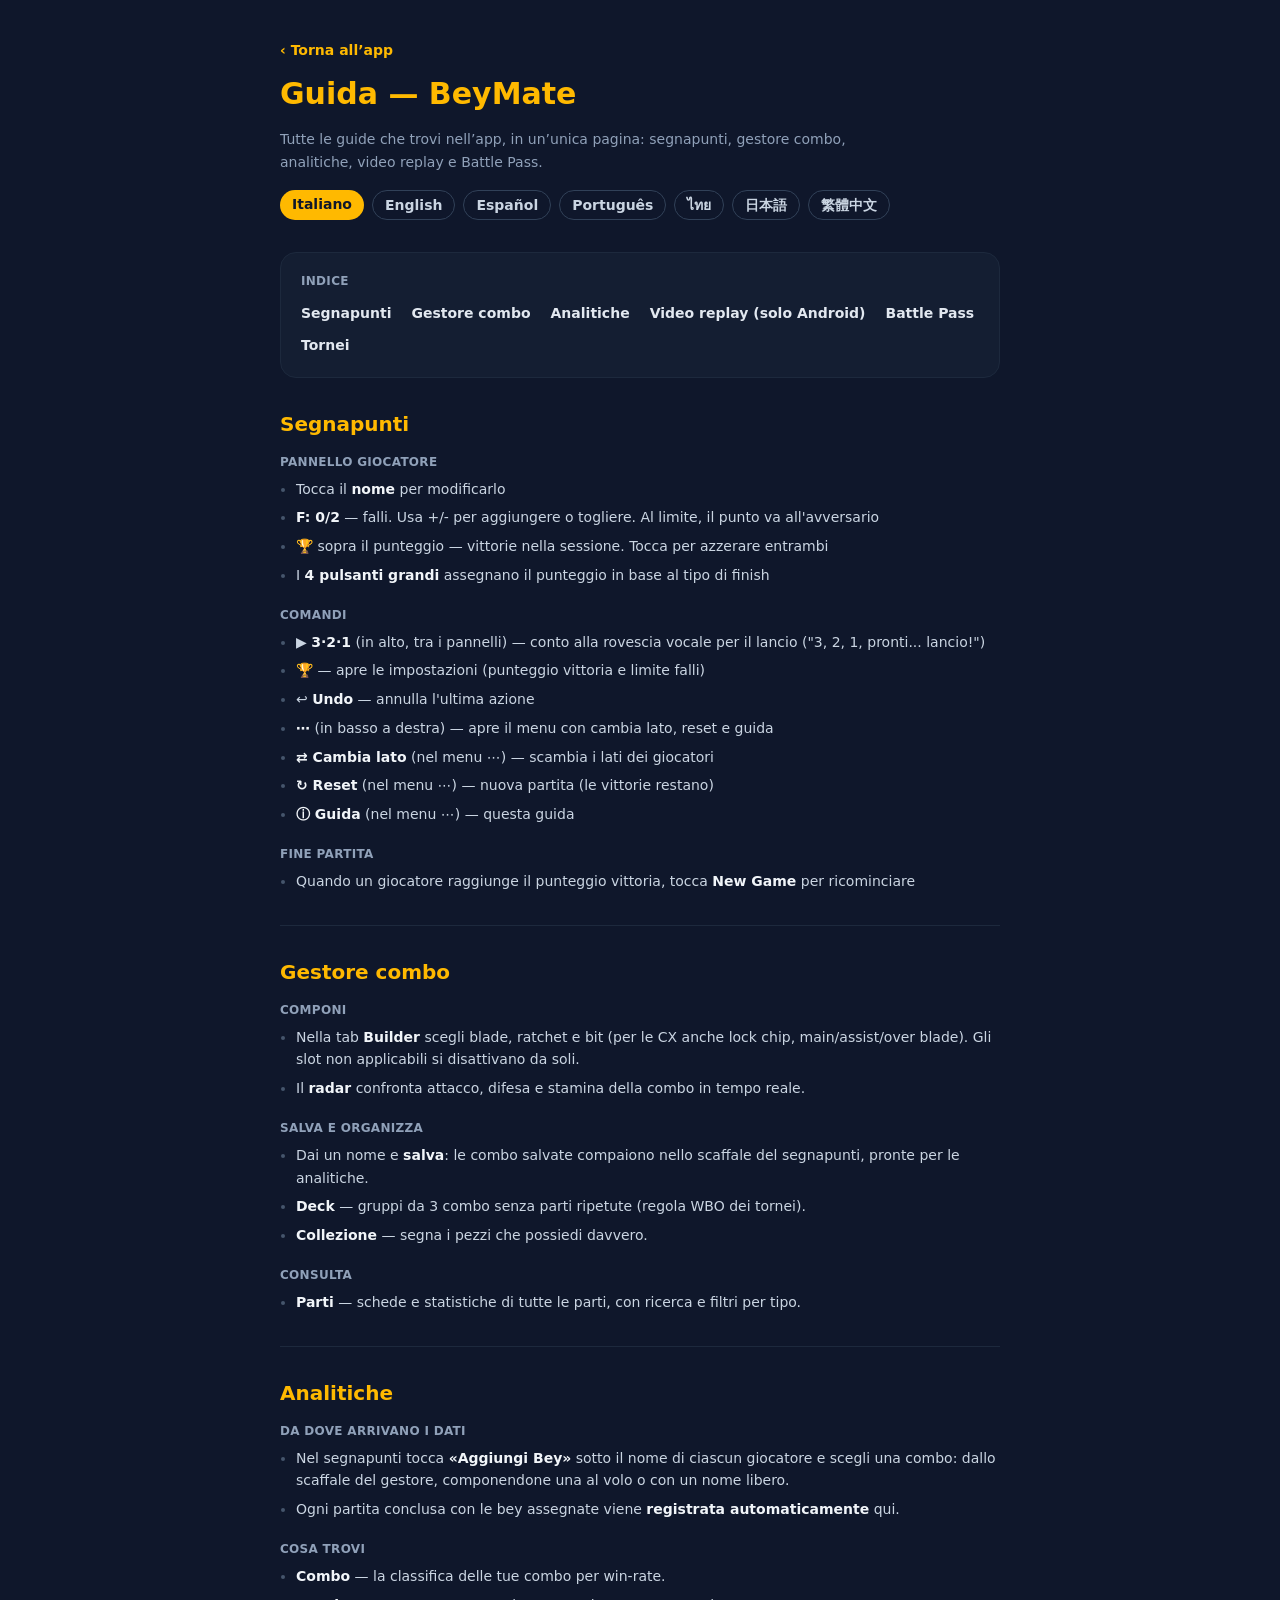
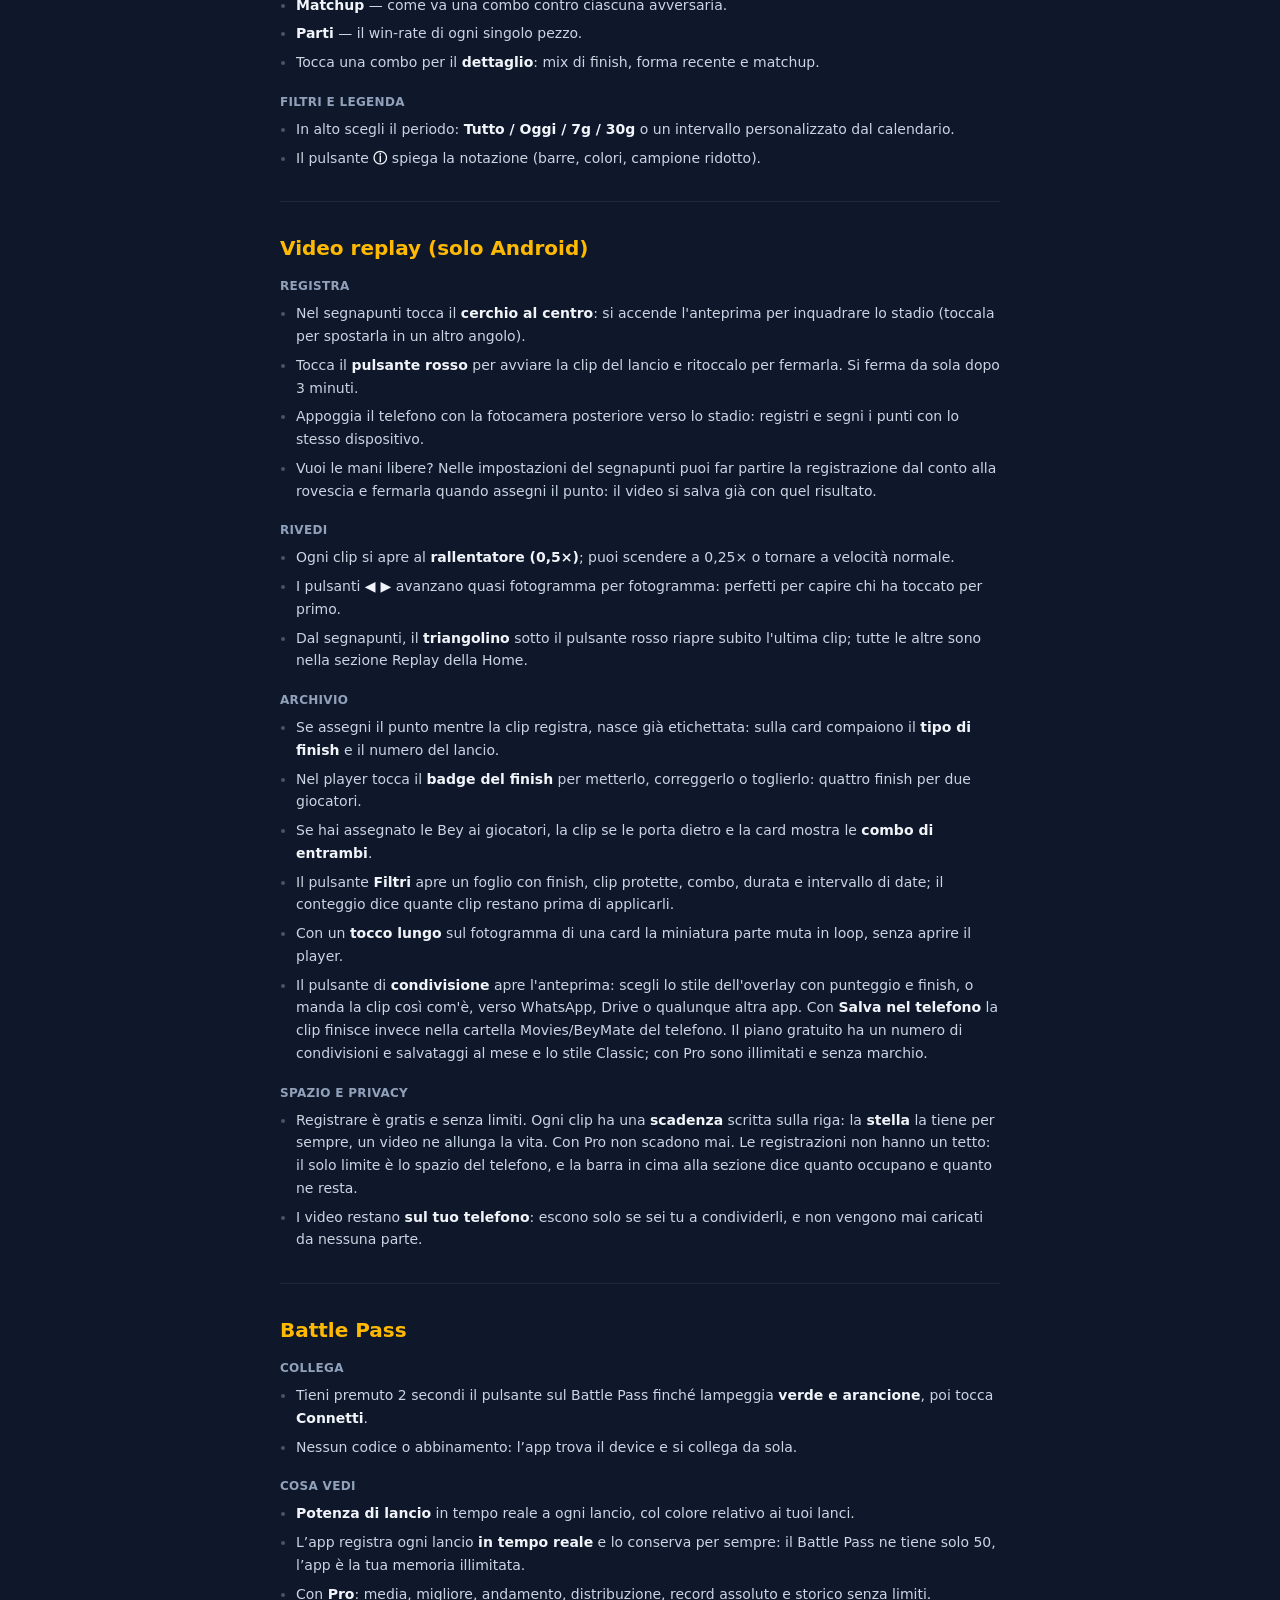
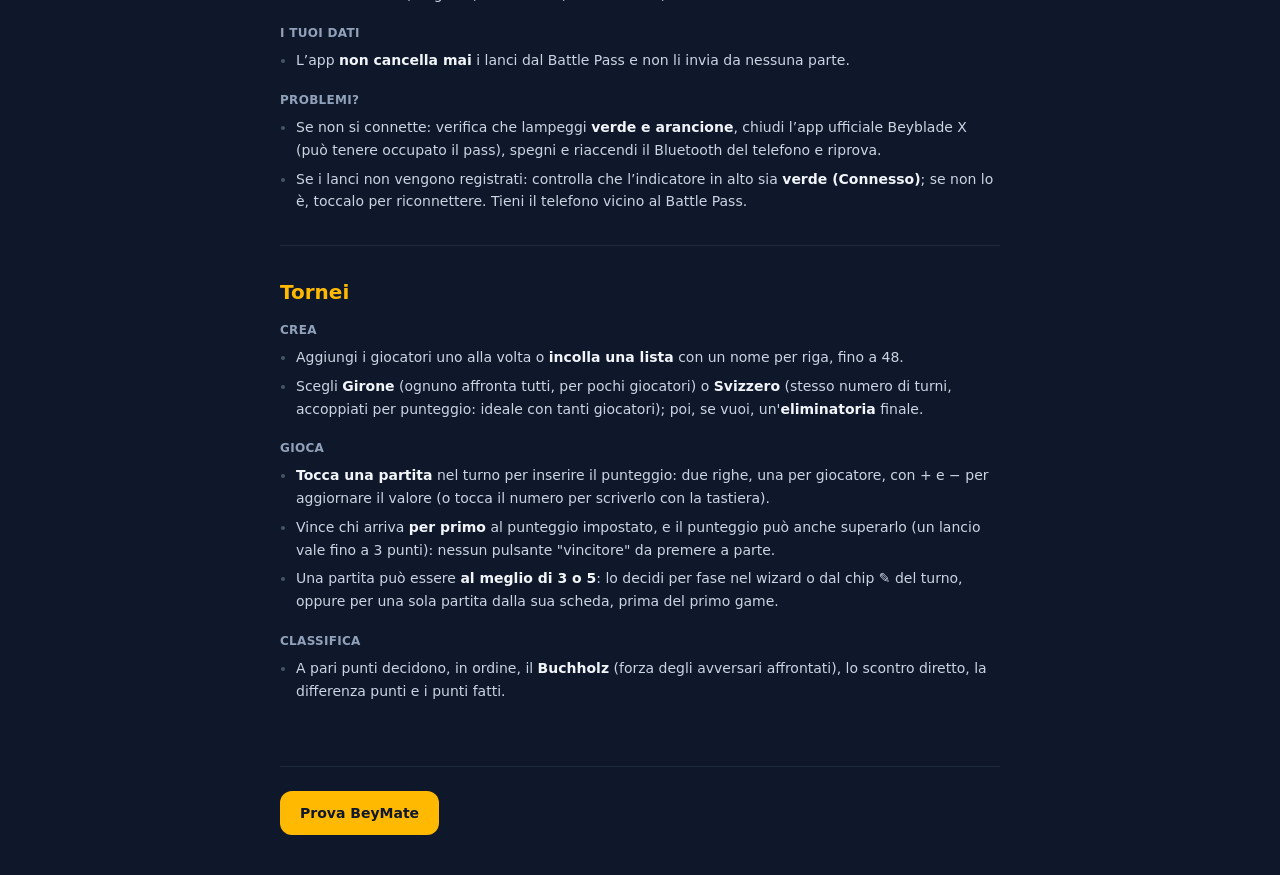
<file: beybladex-score/guida/it.html>
<!doctype html>
<html lang="it">
    <head>
        <meta charset="UTF-8" />
        <link rel="icon" type="image/svg+xml" href="/beybladex-score/icons/icon.svg" />
        <meta name="viewport" content="width=device-width, initial-scale=1.0" />
        <meta name="theme-color" content="#0f172a" />
        <meta name="description" content="Come usare BeyMate: segnapunti, gestore combo, analitiche, video replay e Battle Pass BLE." />
        <link rel="canonical" href="https://albertocabasvidani.github.io/beybladex-score/guida/it.html" />
        <link rel="alternate" hreflang="it" href="https://albertocabasvidani.github.io/beybladex-score/guida/it.html" />
        <link rel="alternate" hreflang="en" href="https://albertocabasvidani.github.io/beybladex-score/guida/en.html" />
        <link rel="alternate" hreflang="es" href="https://albertocabasvidani.github.io/beybladex-score/guida/es.html" />
        <link rel="alternate" hreflang="pt" href="https://albertocabasvidani.github.io/beybladex-score/guida/pt.html" />
        <link rel="alternate" hreflang="th" href="https://albertocabasvidani.github.io/beybladex-score/guida/th.html" />
        <link rel="alternate" hreflang="ja" href="https://albertocabasvidani.github.io/beybladex-score/guida/ja.html" />
        <link rel="alternate" hreflang="zh" href="https://albertocabasvidani.github.io/beybladex-score/guida/zh.html" />
        <link rel="alternate" hreflang="x-default" href="https://albertocabasvidani.github.io/beybladex-score/guida/en.html" />
        <title>Guida — BeyMate</title>
      <script type="module" crossorigin src="/beybladex-score/assets/constants-B97FleSi.js"></script>
      <script type="module" crossorigin src="/beybladex-score/assets/guide-i18n-CP4XD7af.js"></script>
      <script type="module" crossorigin src="/beybladex-score/assets/main-DsHkZm78.js"></script>
      <link rel="stylesheet" crossorigin href="/beybladex-score/assets/constants-BzvvkQSD.css">
    </head>
    <body>
        <div id="root"></div>
    </body>
</html>
</file>
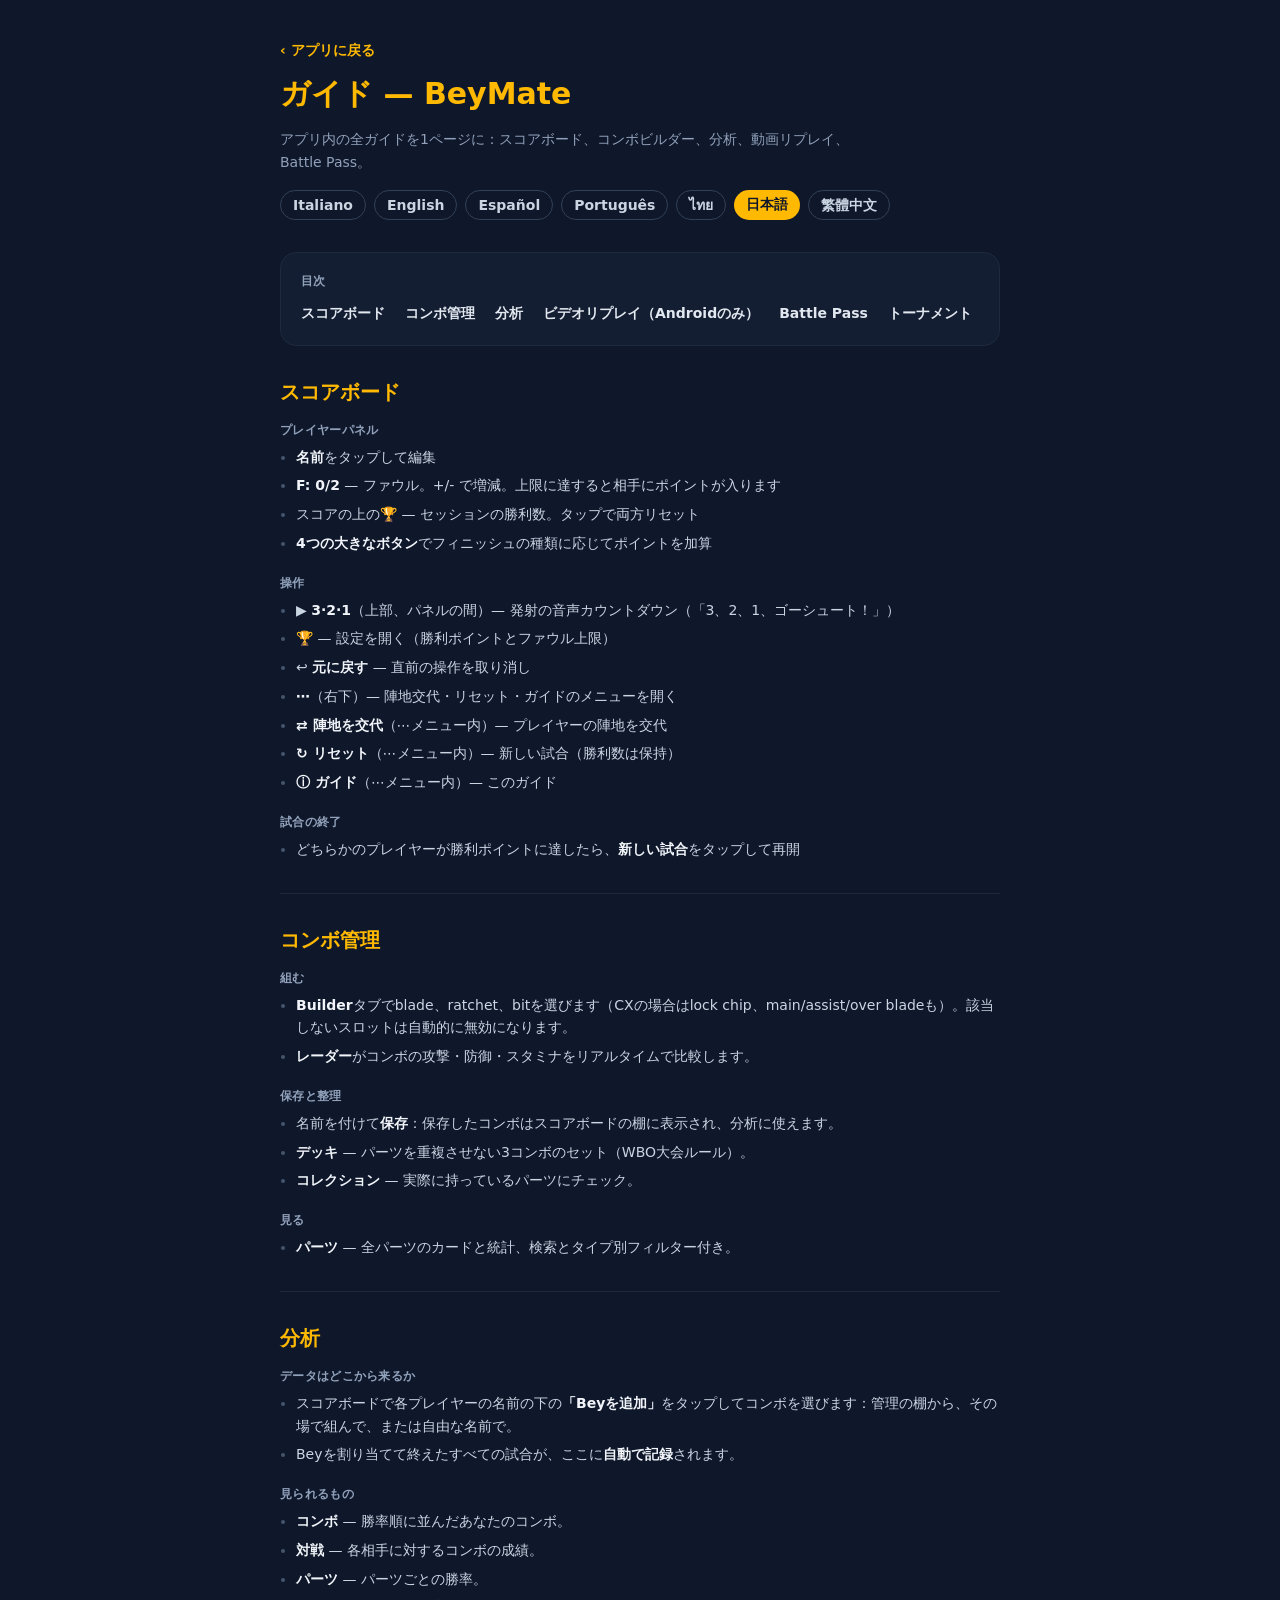
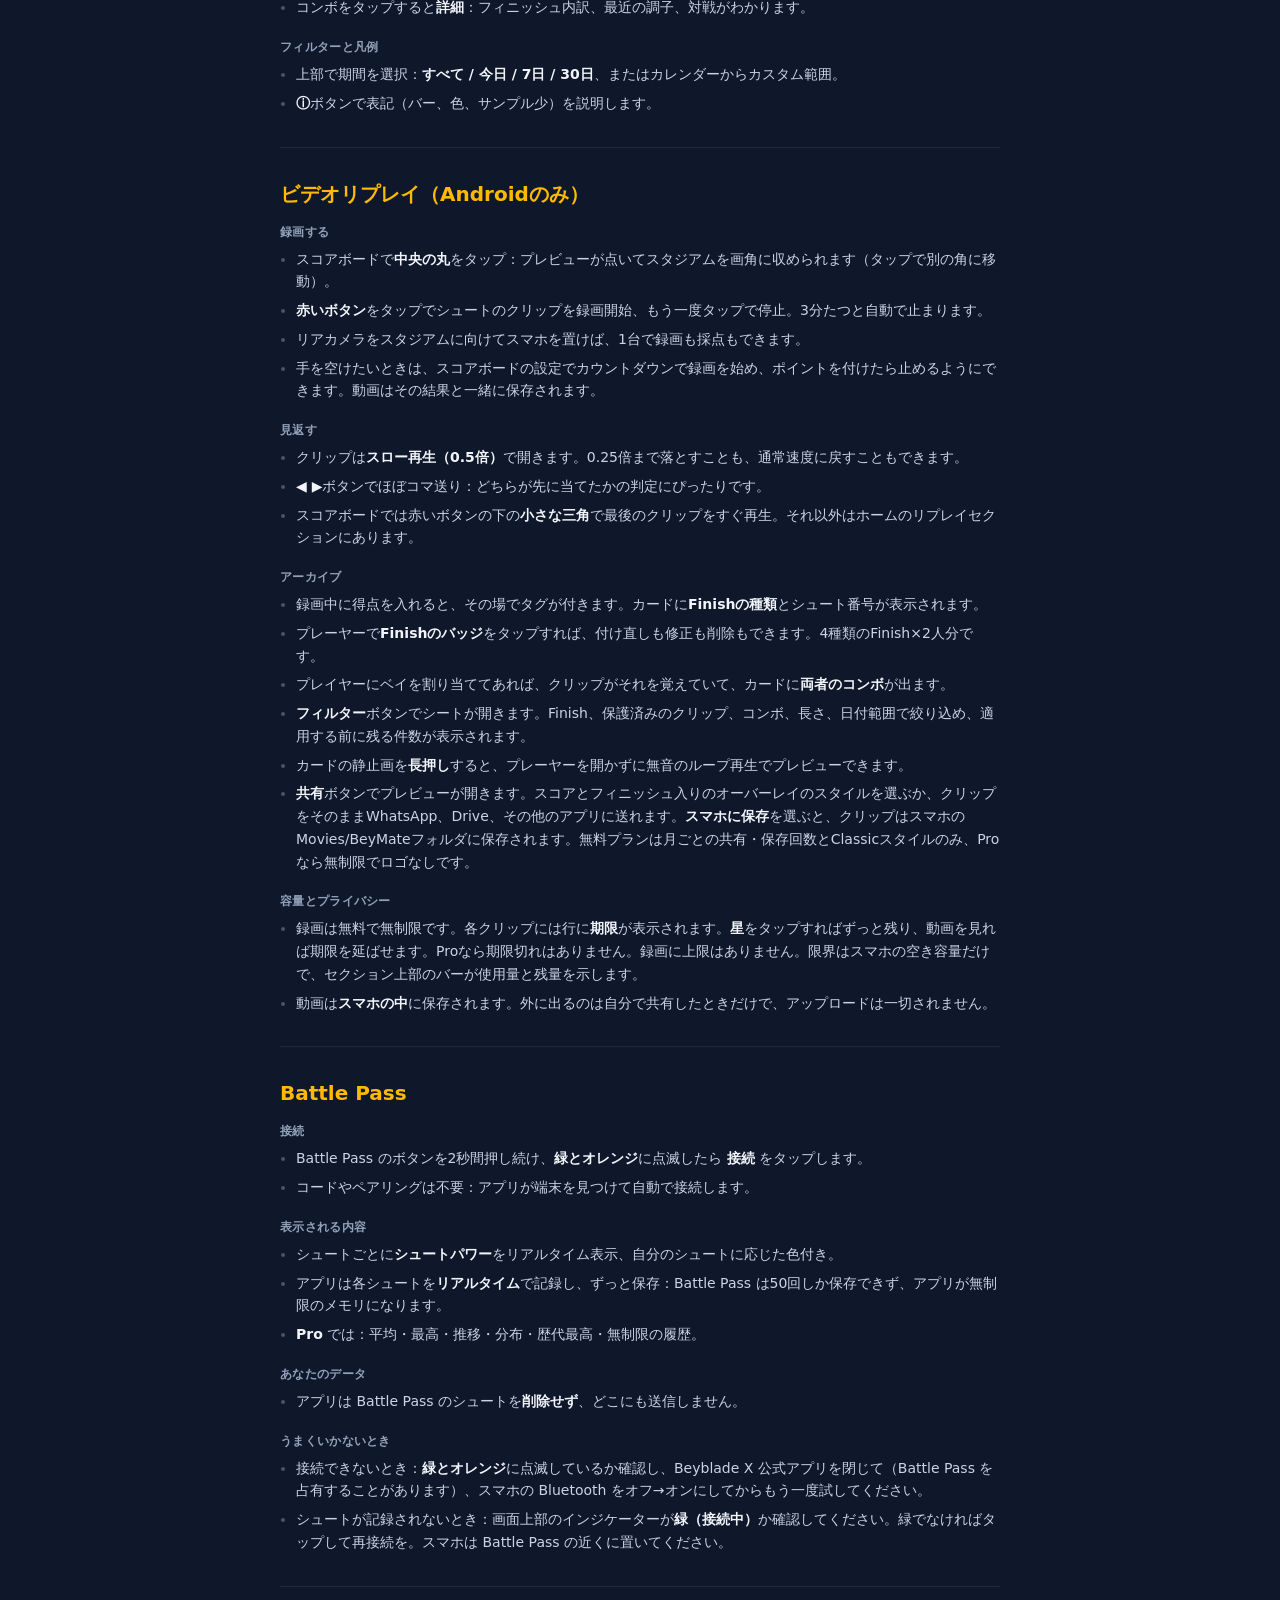
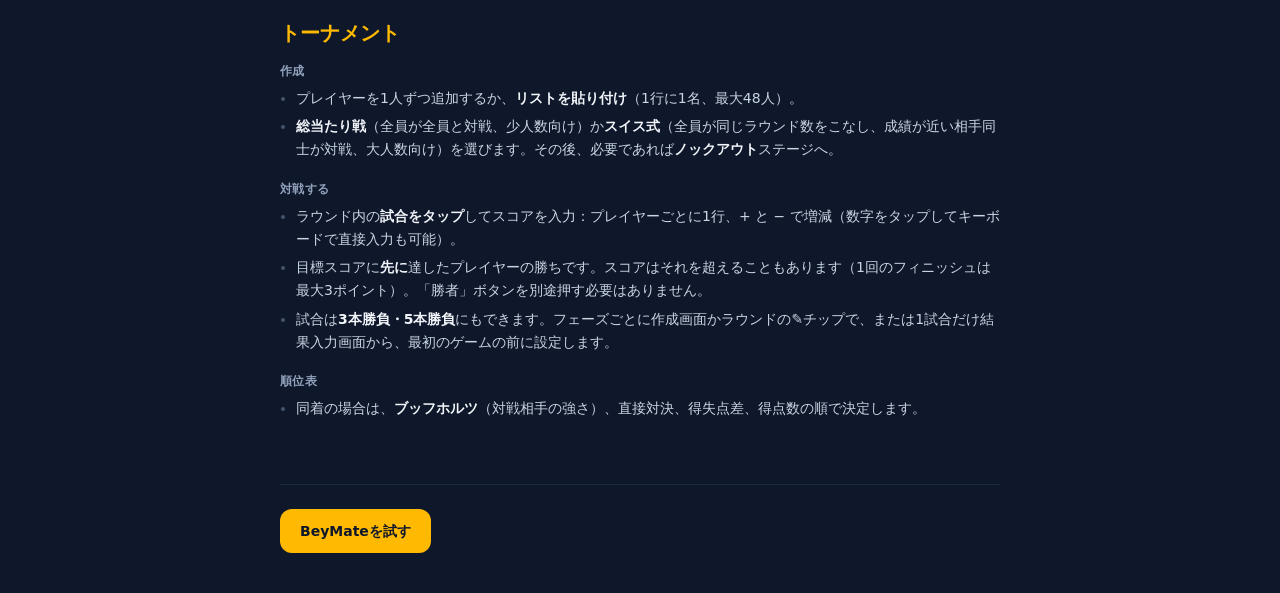
<file: beybladex-score/guida/ja.html>
<!doctype html>
<html lang="ja">
    <head>
        <meta charset="UTF-8" />
        <link rel="icon" type="image/svg+xml" href="/beybladex-score/icons/icon.svg" />
        <meta name="viewport" content="width=device-width, initial-scale=1.0" />
        <meta name="theme-color" content="#0f172a" />
        <meta name="description" content="BeyMateの使い方：スコアボード、コンボビルダー、分析、動画リプレイ、BLE Battle Pass。" />
        <link rel="canonical" href="https://albertocabasvidani.github.io/beybladex-score/guida/ja.html" />
        <link rel="alternate" hreflang="it" href="https://albertocabasvidani.github.io/beybladex-score/guida/it.html" />
        <link rel="alternate" hreflang="en" href="https://albertocabasvidani.github.io/beybladex-score/guida/en.html" />
        <link rel="alternate" hreflang="es" href="https://albertocabasvidani.github.io/beybladex-score/guida/es.html" />
        <link rel="alternate" hreflang="pt" href="https://albertocabasvidani.github.io/beybladex-score/guida/pt.html" />
        <link rel="alternate" hreflang="th" href="https://albertocabasvidani.github.io/beybladex-score/guida/th.html" />
        <link rel="alternate" hreflang="ja" href="https://albertocabasvidani.github.io/beybladex-score/guida/ja.html" />
        <link rel="alternate" hreflang="zh" href="https://albertocabasvidani.github.io/beybladex-score/guida/zh.html" />
        <link rel="alternate" hreflang="x-default" href="https://albertocabasvidani.github.io/beybladex-score/guida/en.html" />
        <title>ガイド — BeyMate</title>
      <script type="module" crossorigin src="/beybladex-score/assets/constants-B97FleSi.js"></script>
      <script type="module" crossorigin src="/beybladex-score/assets/guide-i18n-CP4XD7af.js"></script>
      <script type="module" crossorigin src="/beybladex-score/assets/main-DsHkZm78.js"></script>
      <link rel="stylesheet" crossorigin href="/beybladex-score/assets/constants-BzvvkQSD.css">
    </head>
    <body>
        <div id="root"></div>
    </body>
</html>
</file>
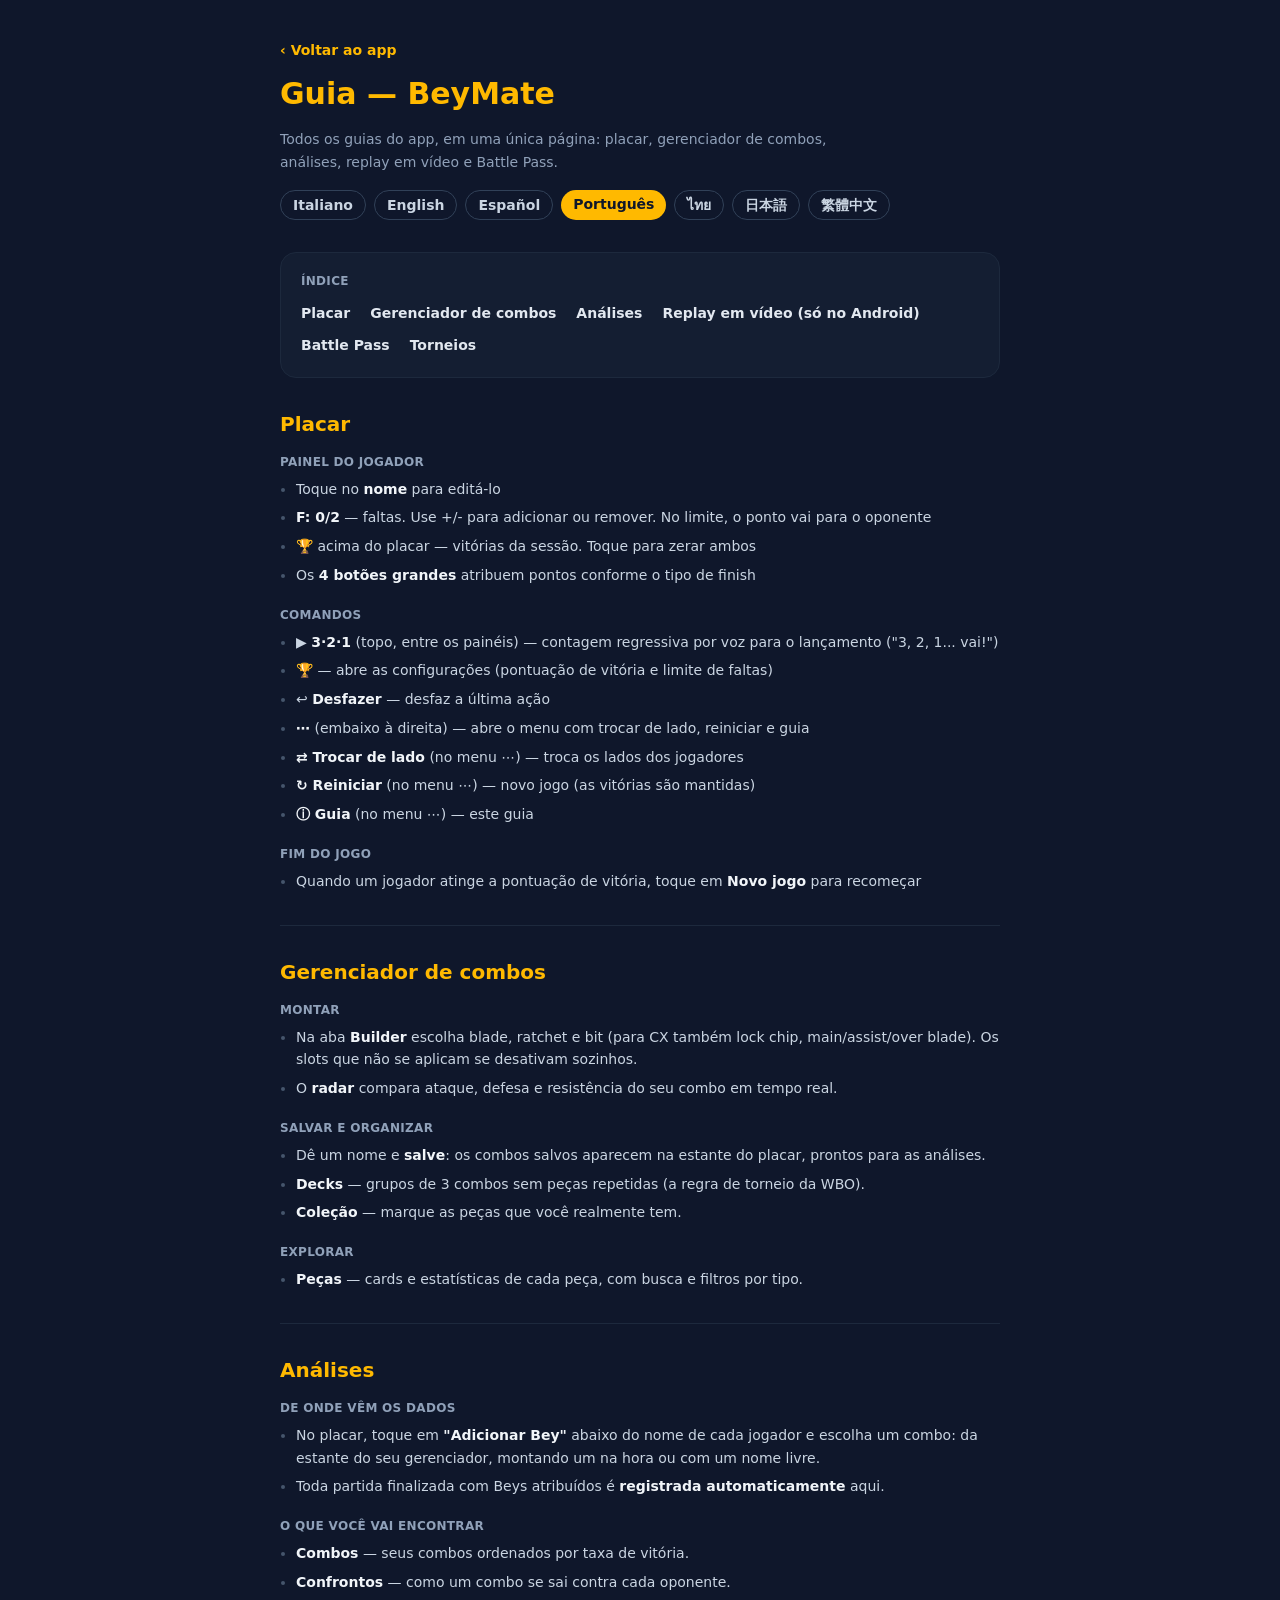
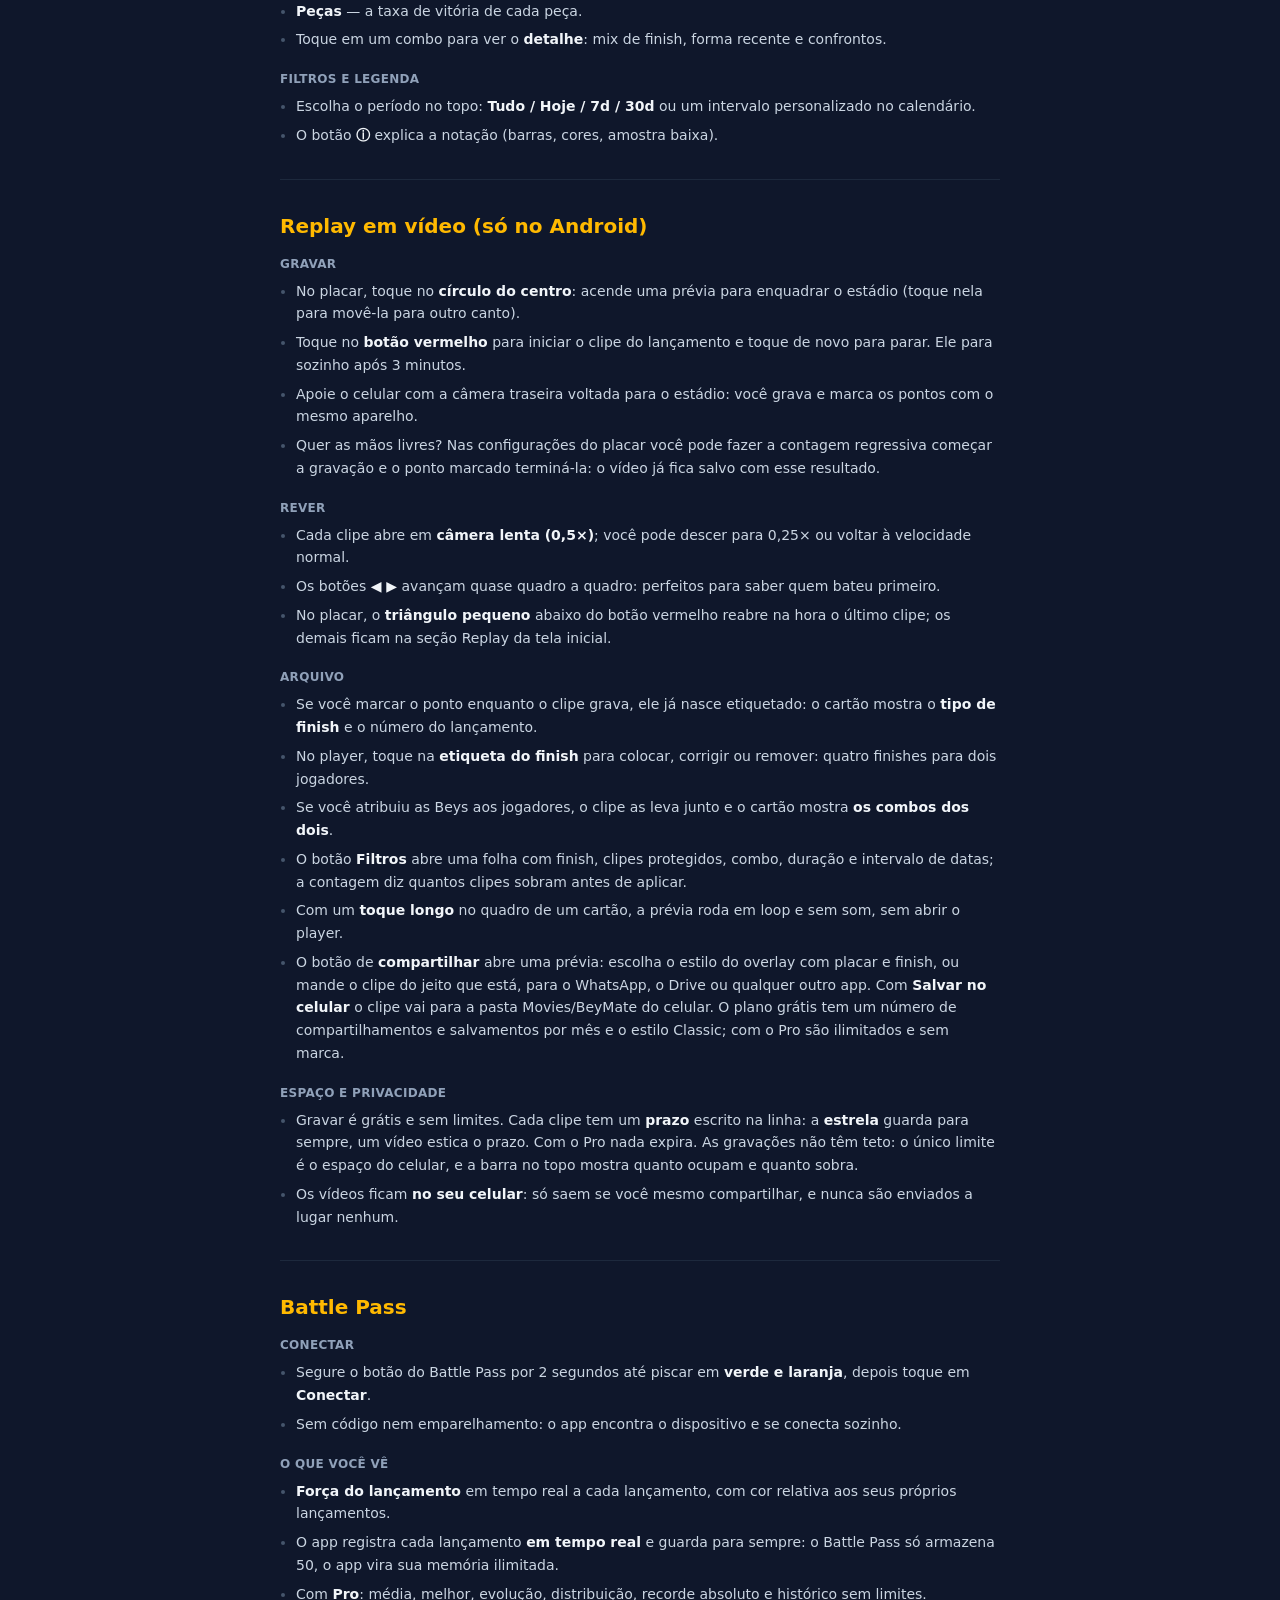
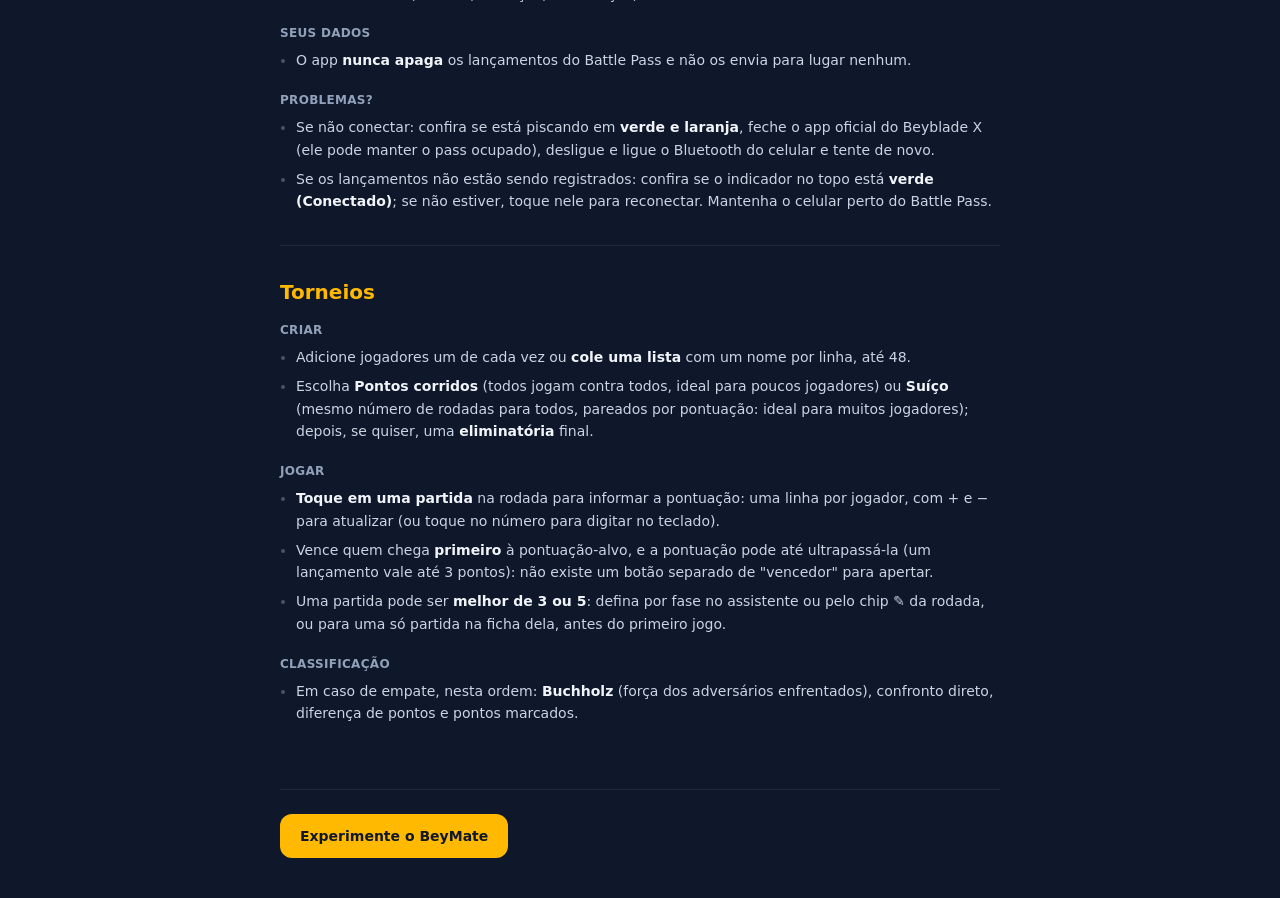
<file: beybladex-score/guida/pt.html>
<!doctype html>
<html lang="pt">
    <head>
        <meta charset="UTF-8" />
        <link rel="icon" type="image/svg+xml" href="/beybladex-score/icons/icon.svg" />
        <meta name="viewport" content="width=device-width, initial-scale=1.0" />
        <meta name="theme-color" content="#0f172a" />
        <meta name="description" content="Como usar o BeyMate: placar, criador de combos, análises, replay em vídeo e Battle Pass BLE." />
        <link rel="canonical" href="https://albertocabasvidani.github.io/beybladex-score/guida/pt.html" />
        <link rel="alternate" hreflang="it" href="https://albertocabasvidani.github.io/beybladex-score/guida/it.html" />
        <link rel="alternate" hreflang="en" href="https://albertocabasvidani.github.io/beybladex-score/guida/en.html" />
        <link rel="alternate" hreflang="es" href="https://albertocabasvidani.github.io/beybladex-score/guida/es.html" />
        <link rel="alternate" hreflang="pt" href="https://albertocabasvidani.github.io/beybladex-score/guida/pt.html" />
        <link rel="alternate" hreflang="th" href="https://albertocabasvidani.github.io/beybladex-score/guida/th.html" />
        <link rel="alternate" hreflang="ja" href="https://albertocabasvidani.github.io/beybladex-score/guida/ja.html" />
        <link rel="alternate" hreflang="zh" href="https://albertocabasvidani.github.io/beybladex-score/guida/zh.html" />
        <link rel="alternate" hreflang="x-default" href="https://albertocabasvidani.github.io/beybladex-score/guida/en.html" />
        <title>Guia — BeyMate</title>
      <script type="module" crossorigin src="/beybladex-score/assets/constants-B97FleSi.js"></script>
      <script type="module" crossorigin src="/beybladex-score/assets/guide-i18n-CP4XD7af.js"></script>
      <script type="module" crossorigin src="/beybladex-score/assets/main-DsHkZm78.js"></script>
      <link rel="stylesheet" crossorigin href="/beybladex-score/assets/constants-BzvvkQSD.css">
    </head>
    <body>
        <div id="root"></div>
    </body>
</html>
</file>
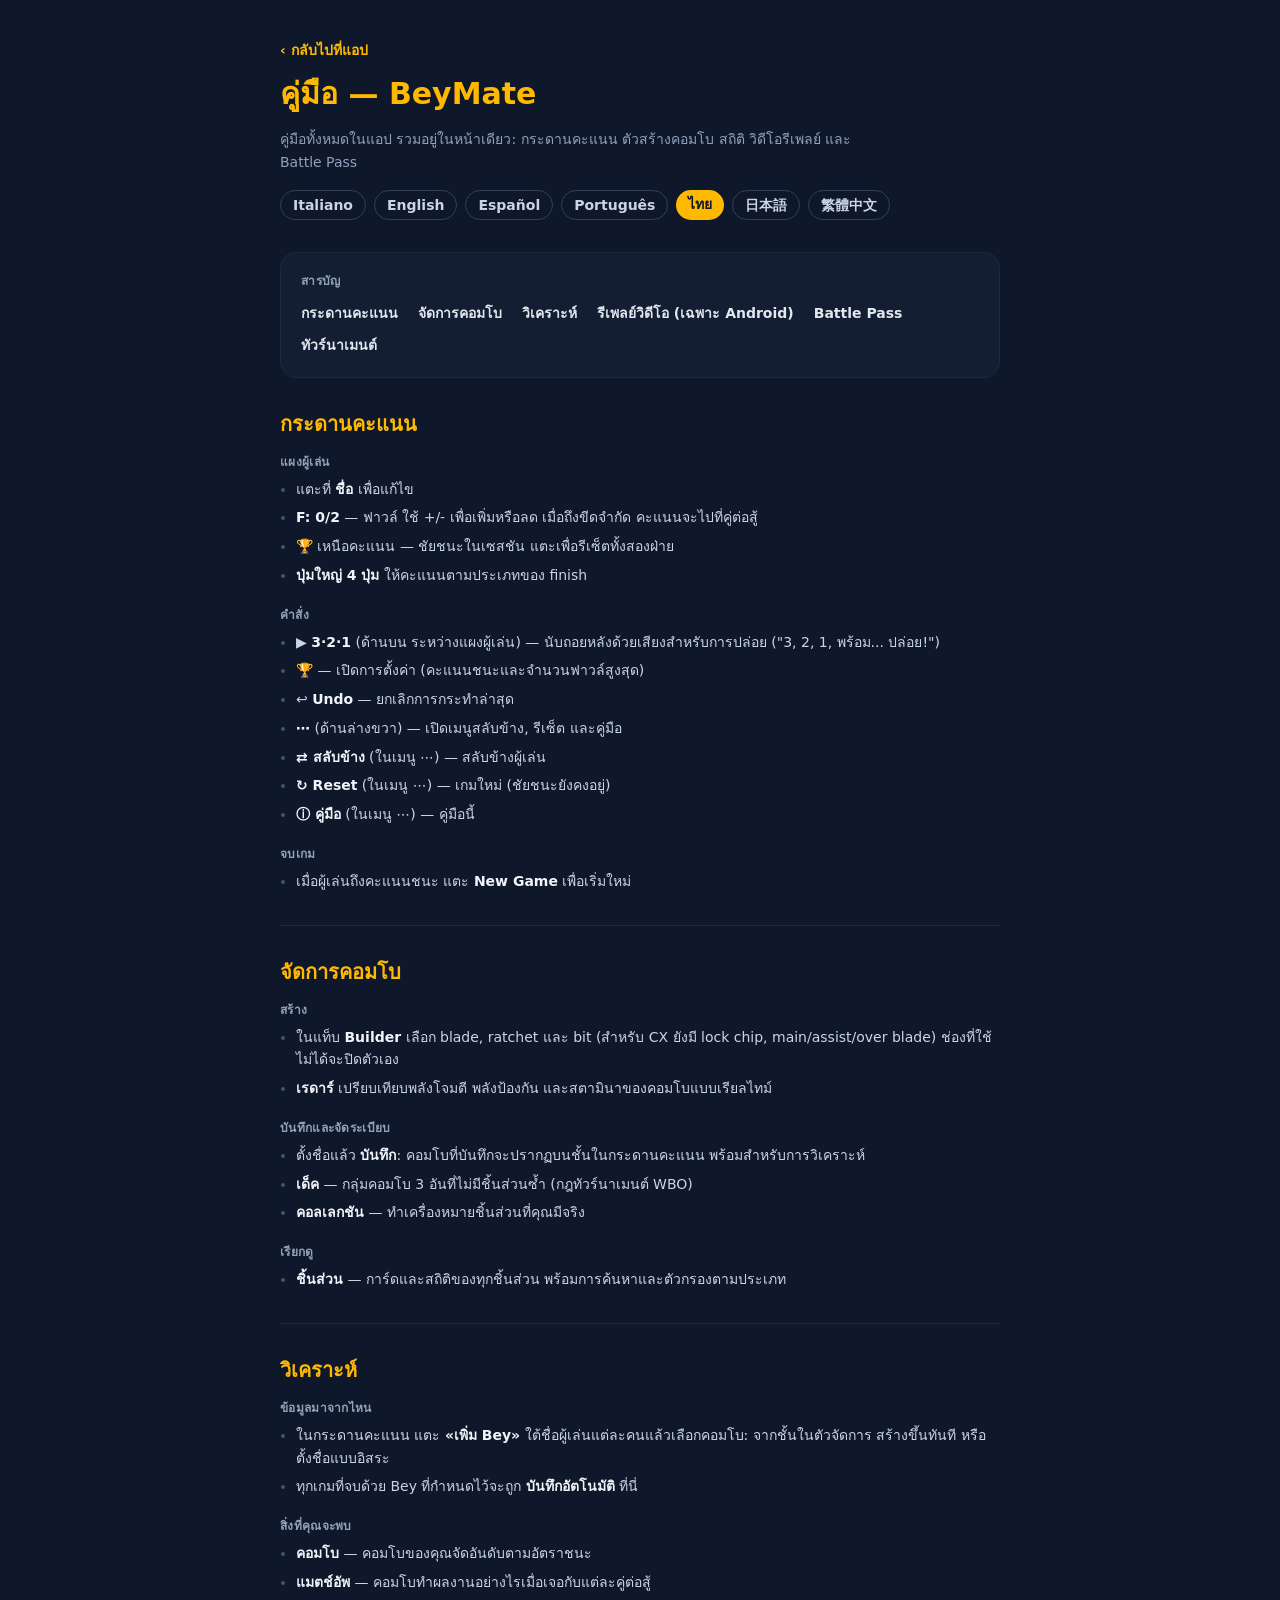
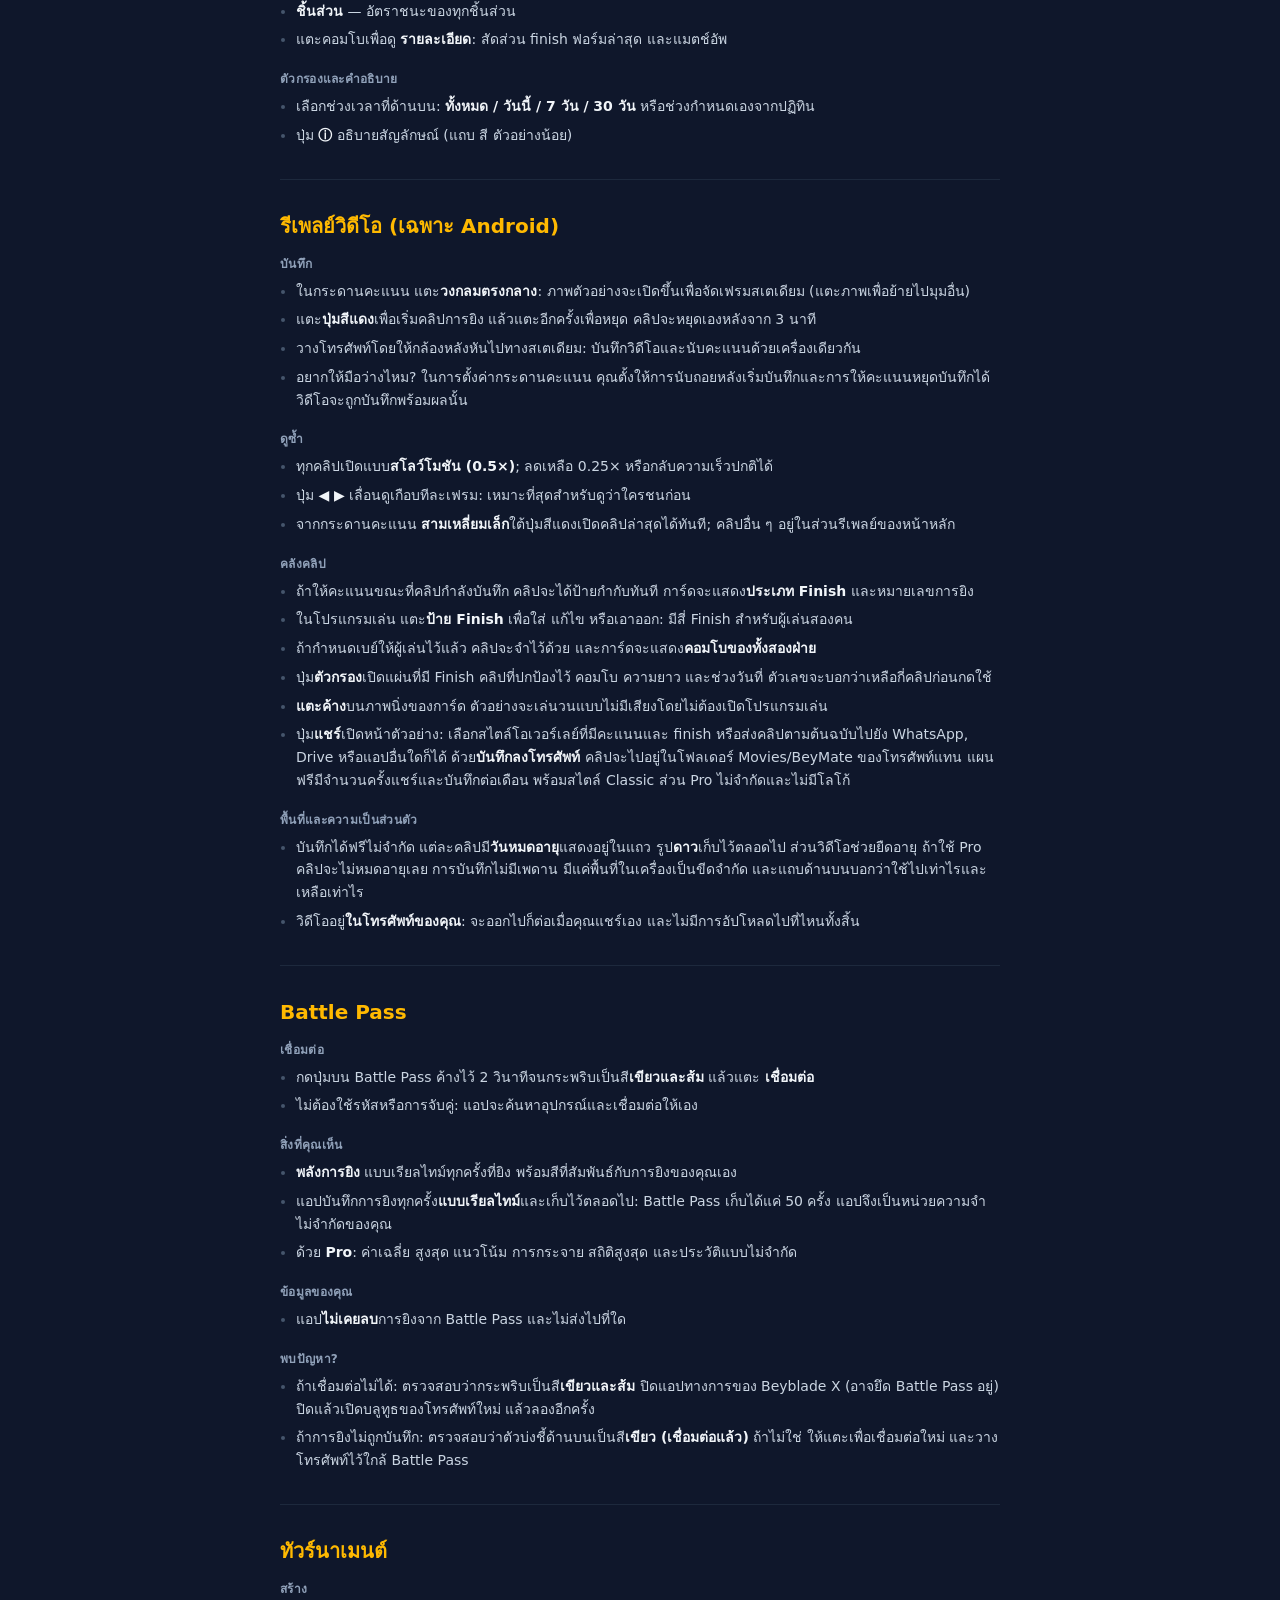
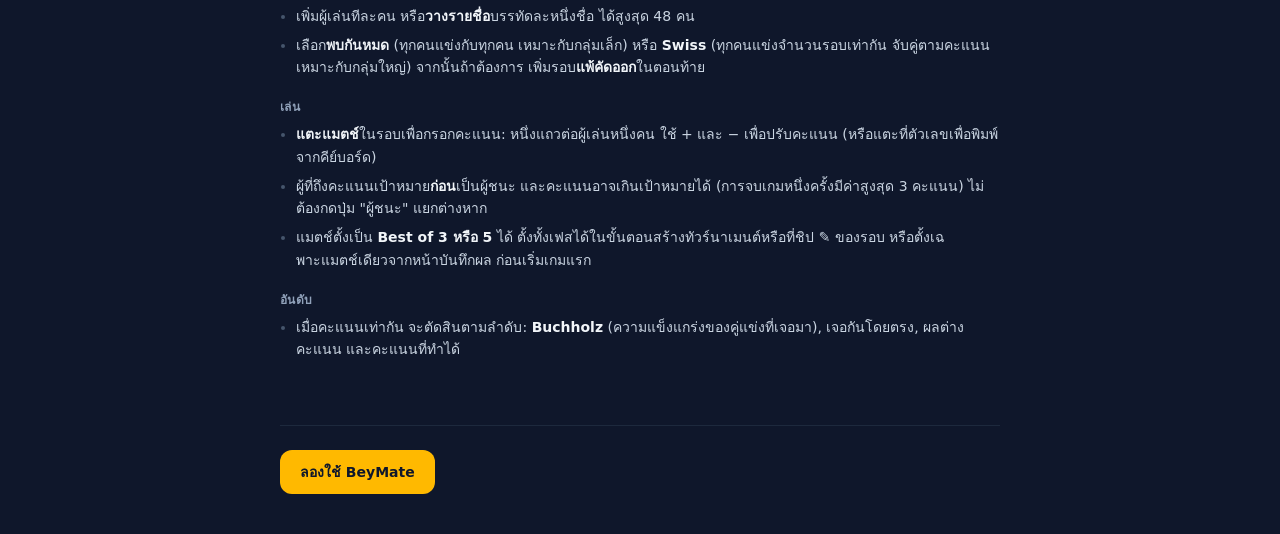
<file: beybladex-score/guida/th.html>
<!doctype html>
<html lang="th">
    <head>
        <meta charset="UTF-8" />
        <link rel="icon" type="image/svg+xml" href="/beybladex-score/icons/icon.svg" />
        <meta name="viewport" content="width=device-width, initial-scale=1.0" />
        <meta name="theme-color" content="#0f172a" />
        <meta name="description" content="วิธีใช้ BeyMate: กระดานคะแนน ตัวสร้างคอมโบ สถิติ วิดีโอรีเพลย์ และ Battle Pass ผ่าน BLE" />
        <link rel="canonical" href="https://albertocabasvidani.github.io/beybladex-score/guida/th.html" />
        <link rel="alternate" hreflang="it" href="https://albertocabasvidani.github.io/beybladex-score/guida/it.html" />
        <link rel="alternate" hreflang="en" href="https://albertocabasvidani.github.io/beybladex-score/guida/en.html" />
        <link rel="alternate" hreflang="es" href="https://albertocabasvidani.github.io/beybladex-score/guida/es.html" />
        <link rel="alternate" hreflang="pt" href="https://albertocabasvidani.github.io/beybladex-score/guida/pt.html" />
        <link rel="alternate" hreflang="th" href="https://albertocabasvidani.github.io/beybladex-score/guida/th.html" />
        <link rel="alternate" hreflang="ja" href="https://albertocabasvidani.github.io/beybladex-score/guida/ja.html" />
        <link rel="alternate" hreflang="zh" href="https://albertocabasvidani.github.io/beybladex-score/guida/zh.html" />
        <link rel="alternate" hreflang="x-default" href="https://albertocabasvidani.github.io/beybladex-score/guida/en.html" />
        <title>คู่มือ — BeyMate</title>
      <script type="module" crossorigin src="/beybladex-score/assets/constants-B97FleSi.js"></script>
      <script type="module" crossorigin src="/beybladex-score/assets/guide-i18n-CP4XD7af.js"></script>
      <script type="module" crossorigin src="/beybladex-score/assets/main-DsHkZm78.js"></script>
      <link rel="stylesheet" crossorigin href="/beybladex-score/assets/constants-BzvvkQSD.css">
    </head>
    <body>
        <div id="root"></div>
    </body>
</html>
</file>
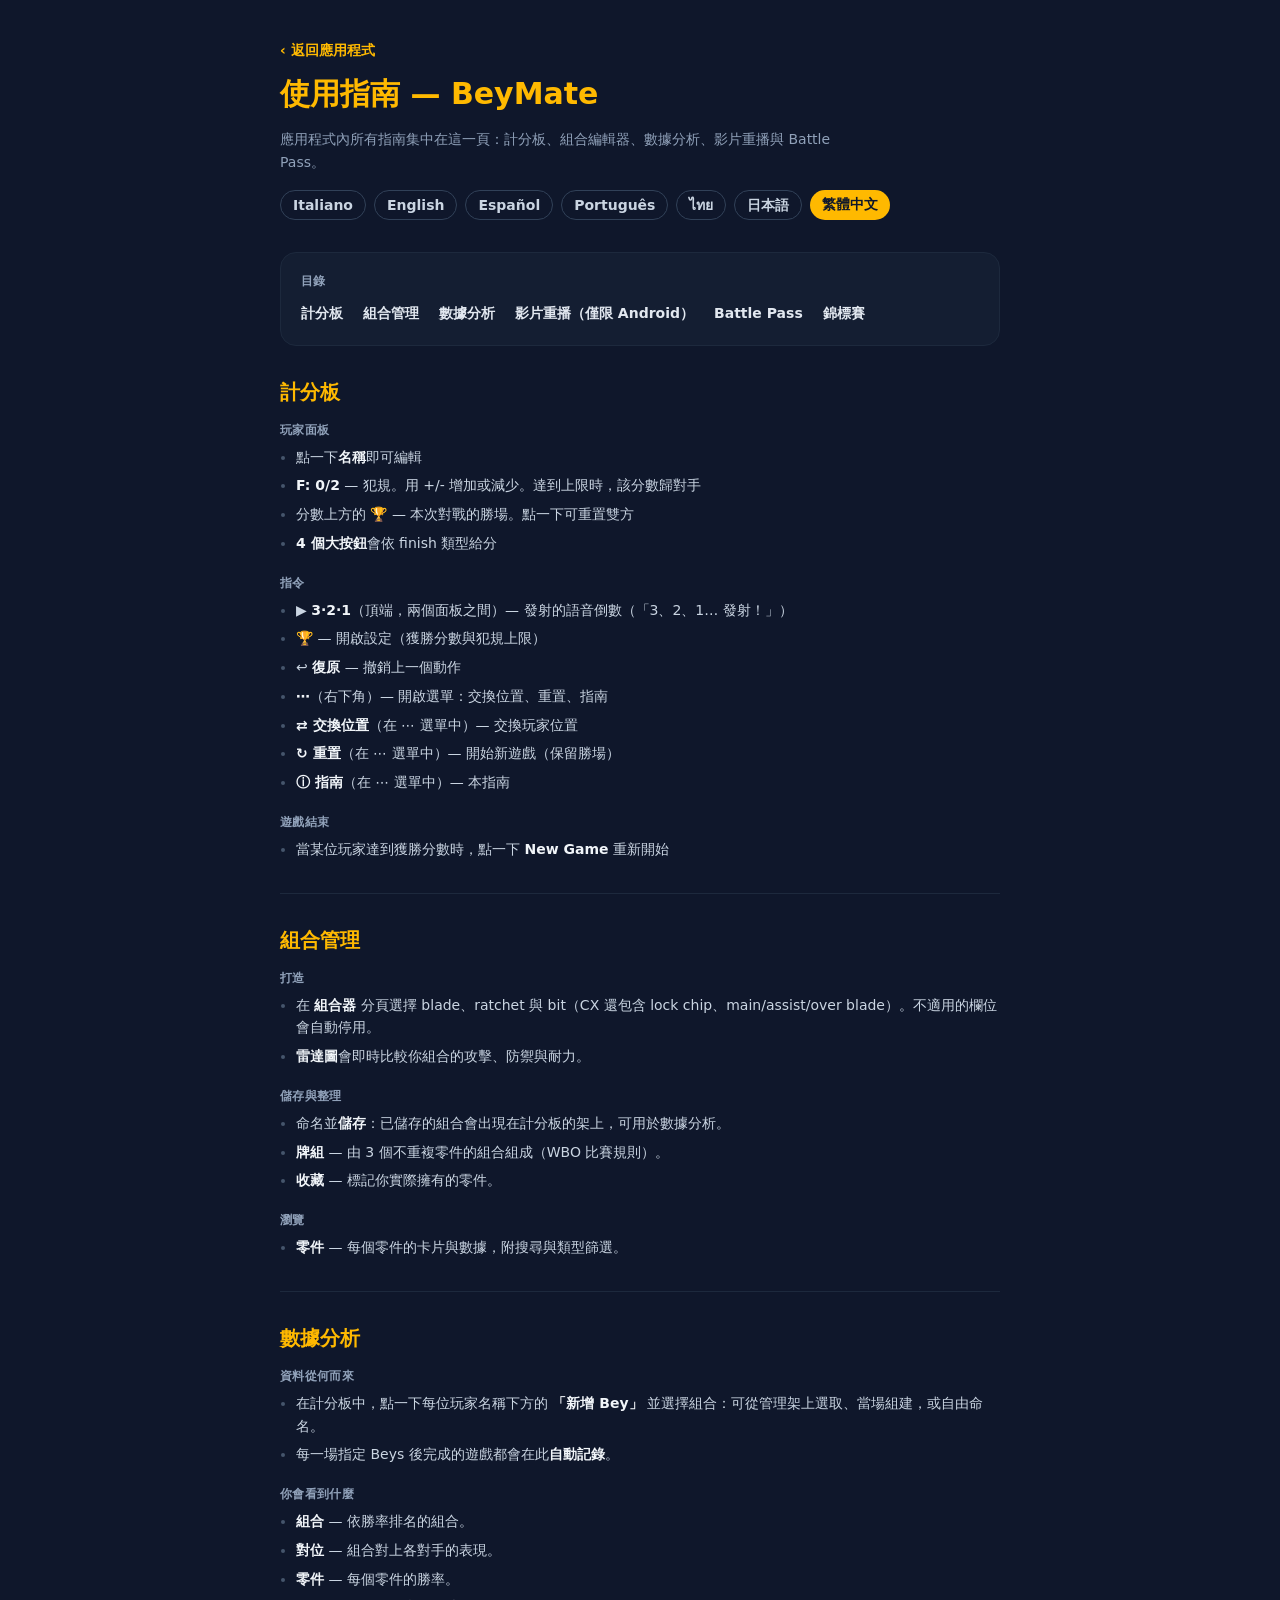
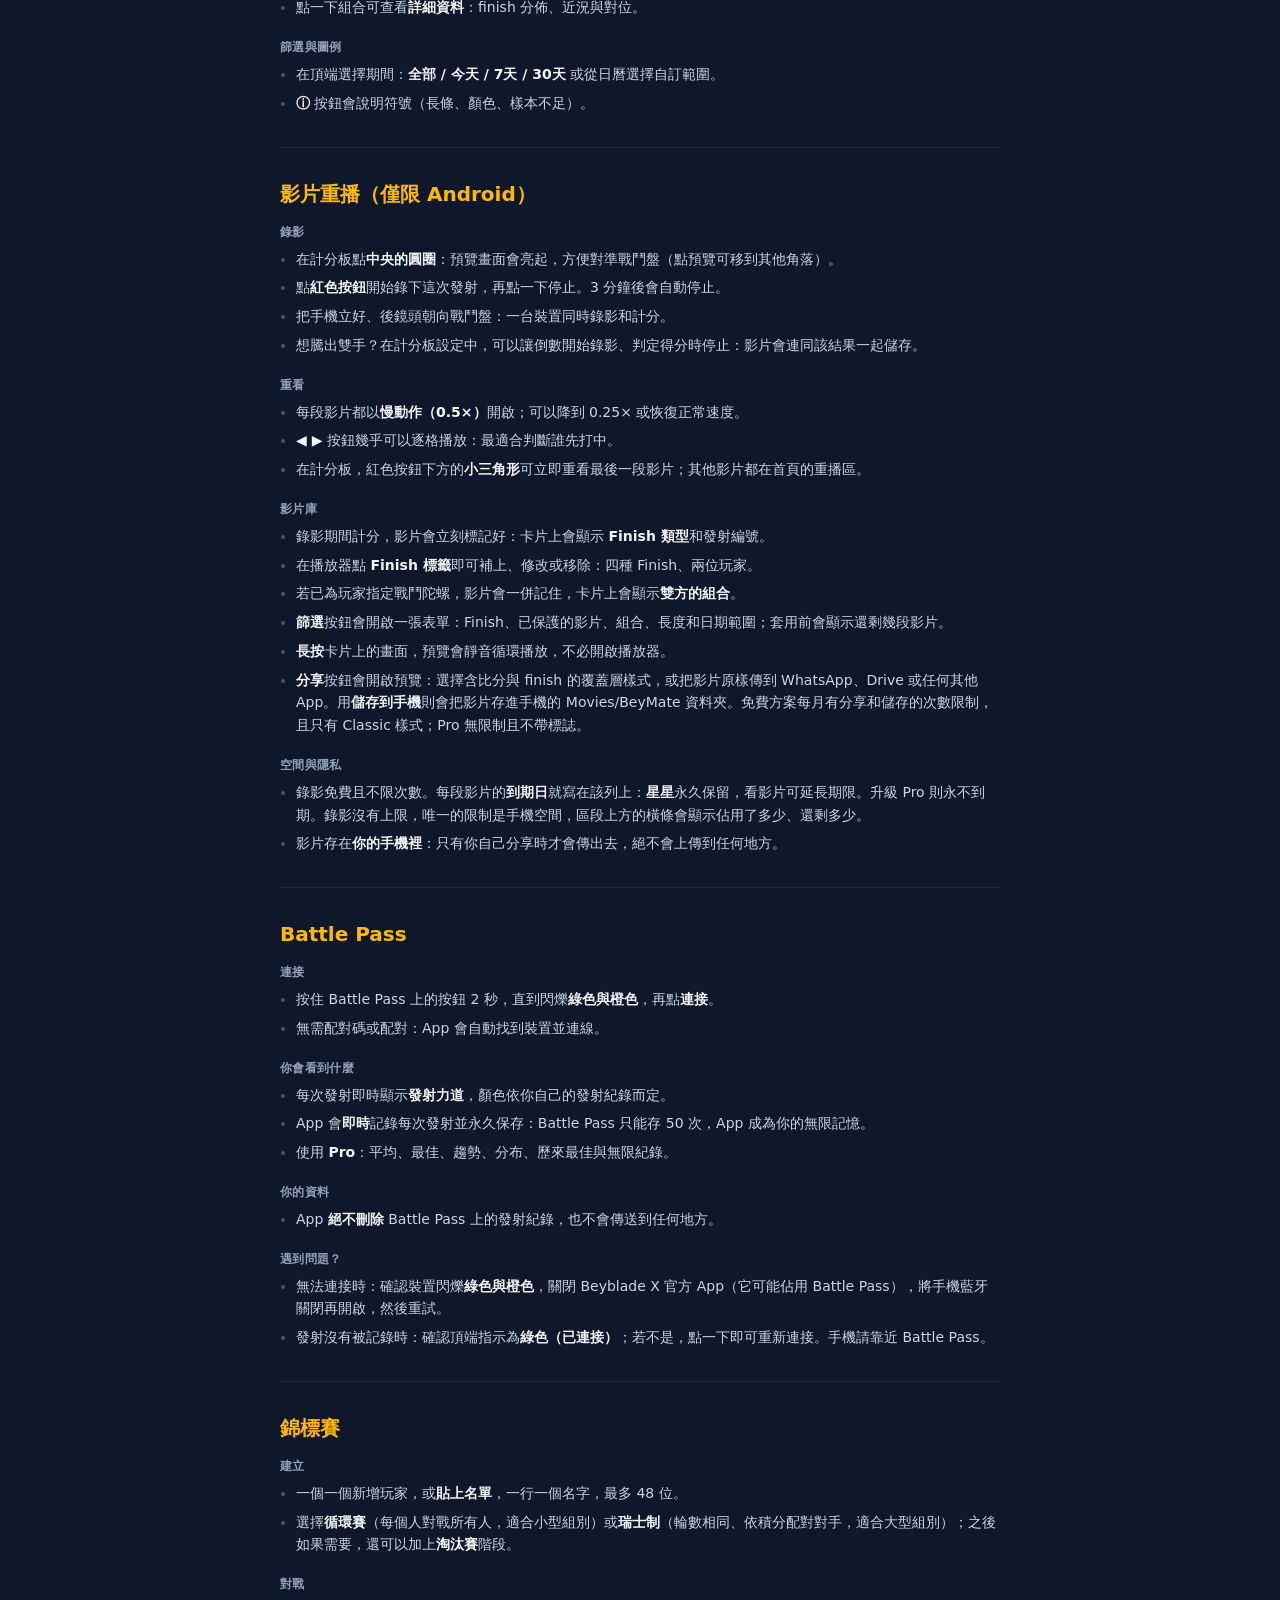
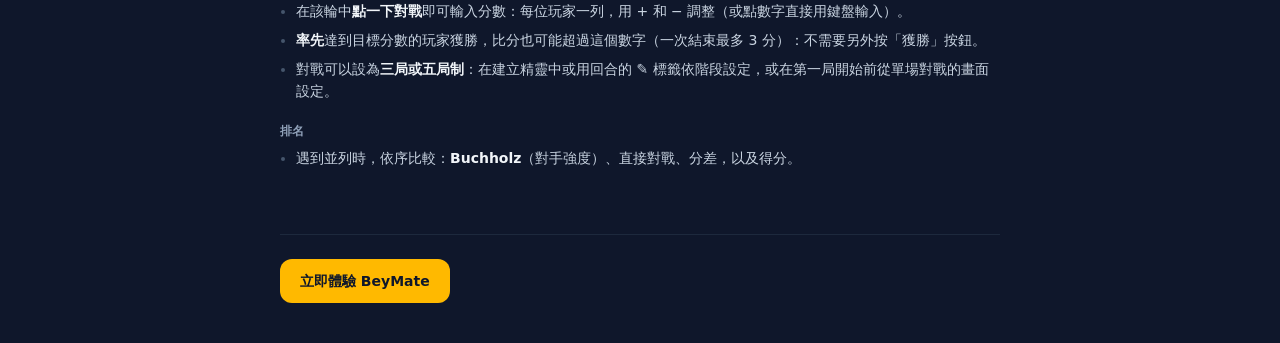
<file: beybladex-score/guida/zh.html>
<!doctype html>
<html lang="zh">
    <head>
        <meta charset="UTF-8" />
        <link rel="icon" type="image/svg+xml" href="/beybladex-score/icons/icon.svg" />
        <meta name="viewport" content="width=device-width, initial-scale=1.0" />
        <meta name="theme-color" content="#0f172a" />
        <meta name="description" content="BeyMate 使用說明：計分板、組合編輯器、數據分析、影片重播與 BLE Battle Pass。" />
        <link rel="canonical" href="https://albertocabasvidani.github.io/beybladex-score/guida/zh.html" />
        <link rel="alternate" hreflang="it" href="https://albertocabasvidani.github.io/beybladex-score/guida/it.html" />
        <link rel="alternate" hreflang="en" href="https://albertocabasvidani.github.io/beybladex-score/guida/en.html" />
        <link rel="alternate" hreflang="es" href="https://albertocabasvidani.github.io/beybladex-score/guida/es.html" />
        <link rel="alternate" hreflang="pt" href="https://albertocabasvidani.github.io/beybladex-score/guida/pt.html" />
        <link rel="alternate" hreflang="th" href="https://albertocabasvidani.github.io/beybladex-score/guida/th.html" />
        <link rel="alternate" hreflang="ja" href="https://albertocabasvidani.github.io/beybladex-score/guida/ja.html" />
        <link rel="alternate" hreflang="zh" href="https://albertocabasvidani.github.io/beybladex-score/guida/zh.html" />
        <link rel="alternate" hreflang="x-default" href="https://albertocabasvidani.github.io/beybladex-score/guida/en.html" />
        <title>使用指南 — BeyMate</title>
      <script type="module" crossorigin src="/beybladex-score/assets/constants-B97FleSi.js"></script>
      <script type="module" crossorigin src="/beybladex-score/assets/guide-i18n-CP4XD7af.js"></script>
      <script type="module" crossorigin src="/beybladex-score/assets/main-DsHkZm78.js"></script>
      <link rel="stylesheet" crossorigin href="/beybladex-score/assets/constants-BzvvkQSD.css">
    </head>
    <body>
        <div id="root"></div>
    </body>
</html>
</file>
<file: beybladex-score/assets/constants-BzvvkQSD.css>
@layer properties{@supports (((-webkit-hyphens:none)) and (not (margin-trim:inline))) or ((-moz-orient:inline) and (not (color:rgb(from red r g b)))){*,:before,:after,::backdrop{--tw-rotate-x:initial;--tw-rotate-y:initial;--tw-rotate-z:initial;--tw-skew-x:initial;--tw-skew-y:initial;--tw-space-y-reverse:0;--tw-border-style:solid;--tw-leading:initial;--tw-font-weight:initial;--tw-tracking:initial;--tw-ordinal:initial;--tw-slashed-zero:initial;--tw-numeric-figure:initial;--tw-numeric-spacing:initial;--tw-numeric-fraction:initial;--tw-shadow:0 0 #0000;--tw-shadow-color:initial;--tw-shadow-alpha:100%;--tw-inset-shadow:0 0 #0000;--tw-inset-shadow-color:initial;--tw-inset-shadow-alpha:100%;--tw-ring-color:initial;--tw-ring-shadow:0 0 #0000;--tw-inset-ring-color:initial;--tw-inset-ring-shadow:0 0 #0000;--tw-ring-inset:initial;--tw-ring-offset-width:0px;--tw-ring-offset-color:#fff;--tw-ring-offset-shadow:0 0 #0000;--tw-outline-style:solid;--tw-blur:initial;--tw-brightness:initial;--tw-contrast:initial;--tw-grayscale:initial;--tw-hue-rotate:initial;--tw-invert:initial;--tw-opacity:initial;--tw-saturate:initial;--tw-sepia:initial;--tw-drop-shadow:initial;--tw-drop-shadow-color:initial;--tw-drop-shadow-alpha:100%;--tw-drop-shadow-size:initial;--tw-backdrop-blur:initial;--tw-backdrop-brightness:initial;--tw-backdrop-contrast:initial;--tw-backdrop-grayscale:initial;--tw-backdrop-hue-rotate:initial;--tw-backdrop-invert:initial;--tw-backdrop-opacity:initial;--tw-backdrop-saturate:initial;--tw-backdrop-sepia:initial;--tw-duration:initial;--tw-translate-x:0;--tw-translate-y:0;--tw-translate-z:0;--tw-scale-x:1;--tw-scale-y:1;--tw-scale-z:1}}}@layer theme{:root,:host{--font-sans:ui-sans-serif,system-ui,sans-serif,"Apple Color Emoji","Segoe UI Emoji","Segoe UI Symbol","Noto Color Emoji";--font-mono:ui-monospace,SFMono-Regular,Menlo,Monaco,Consolas,"Liberation Mono","Courier New",monospace;--color-red-200:oklch(88.5% .062 18.334);--color-red-500:oklch(63.7% .237 25.331);--color-red-600:oklch(57.7% .245 27.325);--color-red-700:oklch(50.5% .213 27.518);--color-red-800:oklch(44.4% .177 26.899);--color-red-900:oklch(39.6% .141 25.723);--color-amber-300:oklch(87.9% .169 91.605);--color-amber-400:oklch(82.8% .189 84.429);--color-amber-500:oklch(76.9% .188 70.08);--color-amber-600:oklch(66.6% .179 58.318);--color-yellow-400:oklch(85.2% .199 91.936);--color-blue-500:oklch(62.3% .214 259.815);--color-blue-600:oklch(54.6% .245 262.881);--color-blue-700:oklch(48.8% .243 264.376);--color-slate-100:oklch(96.8% .007 247.896);--color-slate-200:oklch(92.9% .013 255.508);--color-slate-300:oklch(86.9% .022 252.894);--color-slate-400:oklch(70.4% .04 256.788);--color-slate-500:oklch(55.4% .046 257.417);--color-slate-600:oklch(44.6% .043 257.281);--color-slate-700:oklch(37.2% .044 257.287);--color-slate-800:oklch(27.9% .041 260.031);--color-slate-900:oklch(20.8% .042 265.755);--color-gray-300:oklch(87.2% .01 258.338);--color-gray-400:oklch(70.7% .022 261.325);--color-gray-600:oklch(44.6% .03 256.802);--color-gray-700:oklch(37.3% .034 259.733);--color-gray-800:oklch(27.8% .033 256.848);--color-gray-900:oklch(21% .034 264.665);--color-black:#000;--color-white:#fff;--spacing:.25rem;--container-sm:24rem;--container-md:28rem;--container-xl:36rem;--container-3xl:48rem;--text-xs:.75rem;--text-xs--line-height:calc(1/.75);--text-sm:.875rem;--text-sm--line-height:calc(1.25/.875);--text-base:1rem;--text-base--line-height: 1.5 ;--text-lg:1.125rem;--text-lg--line-height:calc(1.75/1.125);--text-xl:1.25rem;--text-xl--line-height:calc(1.75/1.25);--text-2xl:1.5rem;--text-2xl--line-height:calc(2/1.5);--text-3xl:1.875rem;--text-3xl--line-height: 1.2 ;--text-4xl:2.25rem;--text-4xl--line-height:calc(2.5/2.25);--text-5xl:3rem;--text-5xl--line-height:1;--text-6xl:3.75rem;--text-6xl--line-height:1;--text-7xl:4.5rem;--text-7xl--line-height:1;--text-8xl:6rem;--text-8xl--line-height:1;--text-9xl:8rem;--text-9xl--line-height:1;--font-weight-medium:500;--font-weight-semibold:600;--font-weight-bold:700;--font-weight-extrabold:800;--font-weight-black:900;--tracking-wide:.025em;--tracking-wider:.05em;--tracking-widest:.1em;--leading-relaxed:1.625;--radius-sm:.25rem;--radius-lg:.5rem;--radius-xl:.75rem;--radius-2xl:1rem;--radius-3xl:1.5rem;--animate-spin:spin 1s linear infinite;--animate-pulse:pulse 2s cubic-bezier(.4,0,.6,1)infinite;--blur-sm:8px;--blur-2xl:40px;--default-transition-duration:.15s;--default-transition-timing-function:cubic-bezier(.4,0,.2,1);--default-font-family:var(--font-sans);--default-mono-font-family:var(--font-mono);--color-background:#1a1a2e;--color-text-primary:#eaeaea}}@layer base{*,:after,:before,::backdrop{box-sizing:border-box;border:0 solid;margin:0;padding:0}::file-selector-button{box-sizing:border-box;border:0 solid;margin:0;padding:0}html,:host{-webkit-text-size-adjust:100%;tab-size:4;line-height:1.5;font-family:var(--default-font-family,ui-sans-serif,system-ui,sans-serif,"Apple Color Emoji","Segoe UI Emoji","Segoe UI Symbol","Noto Color Emoji");font-feature-settings:var(--default-font-feature-settings,normal);font-variation-settings:var(--default-font-variation-settings,normal);-webkit-tap-highlight-color:transparent}hr{height:0;color:inherit;border-top-width:1px}abbr:where([title]){-webkit-text-decoration:underline dotted;text-decoration:underline dotted}h1,h2,h3,h4,h5,h6{font-size:inherit;font-weight:inherit}a{color:inherit;-webkit-text-decoration:inherit;text-decoration:inherit}b,strong{font-weight:bolder}code,kbd,samp,pre{font-family:var(--default-mono-font-family,ui-monospace,SFMono-Regular,Menlo,Monaco,Consolas,"Liberation Mono","Courier New",monospace);font-feature-settings:var(--default-mono-font-feature-settings,normal);font-variation-settings:var(--default-mono-font-variation-settings,normal);font-size:1em}small{font-size:80%}sub,sup{vertical-align:baseline;font-size:75%;line-height:0;position:relative}sub{bottom:-.25em}sup{top:-.5em}table{text-indent:0;border-color:inherit;border-collapse:collapse}:-moz-focusring{outline:auto}progress{vertical-align:baseline}summary{display:list-item}ol,ul,menu{list-style:none}img,svg,video,canvas,audio,iframe,embed,object{vertical-align:middle;display:block}img,video{max-width:100%;height:auto}button,input,select,optgroup,textarea{font:inherit;font-feature-settings:inherit;font-variation-settings:inherit;letter-spacing:inherit;color:inherit;opacity:1;background-color:#0000;border-radius:0}::file-selector-button{font:inherit;font-feature-settings:inherit;font-variation-settings:inherit;letter-spacing:inherit;color:inherit;opacity:1;background-color:#0000;border-radius:0}:where(select:is([multiple],[size])) optgroup{font-weight:bolder}:where(select:is([multiple],[size])) optgroup option{padding-inline-start:20px}::file-selector-button{margin-inline-end:4px}::placeholder{opacity:1}@supports (not ((-webkit-appearance:-apple-pay-button))) or (contain-intrinsic-size:1px){::placeholder{color:currentColor}@supports (color:color-mix(in lab,red,red)){::placeholder{color:color-mix(in oklab,currentcolor 50%,transparent)}}}textarea{resize:vertical}::-webkit-search-decoration{-webkit-appearance:none}::-webkit-date-and-time-value{min-height:1lh;text-align:inherit}::-webkit-datetime-edit{display:inline-flex}::-webkit-datetime-edit-fields-wrapper{padding:0}::-webkit-datetime-edit{padding-block:0}::-webkit-datetime-edit-year-field{padding-block:0}::-webkit-datetime-edit-month-field{padding-block:0}::-webkit-datetime-edit-day-field{padding-block:0}::-webkit-datetime-edit-hour-field{padding-block:0}::-webkit-datetime-edit-minute-field{padding-block:0}::-webkit-datetime-edit-second-field{padding-block:0}::-webkit-datetime-edit-millisecond-field{padding-block:0}::-webkit-datetime-edit-meridiem-field{padding-block:0}::-webkit-calendar-picker-indicator{line-height:1}:-moz-ui-invalid{box-shadow:none}button,input:where([type=button],[type=reset],[type=submit]){appearance:button}::file-selector-button{appearance:button}::-webkit-inner-spin-button{height:auto}::-webkit-outer-spin-button{height:auto}[hidden]:where(:not([hidden=until-found])){display:none!important}}@layer components;@layer utilities{.pointer-events-none{pointer-events:none}.absolute{position:absolute}.fixed{position:fixed}.relative{position:relative}.static{position:static}.inset-0{inset:calc(var(--spacing)*0)}.right-2{right:calc(var(--spacing)*2)}.bottom-1{bottom:calc(var(--spacing)*1)}.left-2{left:calc(var(--spacing)*2)}.-z-10{z-index:-10}.z-10{z-index:10}.z-50{z-index:50}.mx-auto{margin-inline:auto}.-mt-4{margin-top:calc(var(--spacing)*-4)}.mt-1{margin-top:calc(var(--spacing)*1)}.mt-2{margin-top:calc(var(--spacing)*2)}.mt-3{margin-top:calc(var(--spacing)*3)}.mt-4{margin-top:calc(var(--spacing)*4)}.mb-0\.5{margin-bottom:calc(var(--spacing)*.5)}.mb-2{margin-bottom:calc(var(--spacing)*2)}.mb-4{margin-bottom:calc(var(--spacing)*4)}.mb-6{margin-bottom:calc(var(--spacing)*6)}.block{display:block}.flex{display:flex}.grid{display:grid}.hidden{display:none}.inline{display:inline}.inline-block{display:inline-block}.inline-flex{display:inline-flex}.table{display:table}.h-0\.5{height:calc(var(--spacing)*.5)}.h-2{height:calc(var(--spacing)*2)}.h-3{height:calc(var(--spacing)*3)}.h-5{height:calc(var(--spacing)*5)}.h-6{height:calc(var(--spacing)*6)}.h-10{height:calc(var(--spacing)*10)}.h-24{height:calc(var(--spacing)*24)}.h-32{height:calc(var(--spacing)*32)}.h-\[22px\]{height:22px}.h-\[50px\]{height:50px}.h-full{height:100%}.min-h-\[90px\]{min-height:90px}.min-h-dvh{min-height:100dvh}.min-h-screen{min-height:100vh}.w-2{width:calc(var(--spacing)*2)}.w-3{width:calc(var(--spacing)*3)}.w-5{width:calc(var(--spacing)*5)}.w-6{width:calc(var(--spacing)*6)}.w-8{width:calc(var(--spacing)*8)}.w-10{width:calc(var(--spacing)*10)}.w-24{width:calc(var(--spacing)*24)}.w-32{width:calc(var(--spacing)*32)}.w-\[22px\]{width:22px}.w-full{width:100%}.max-w-3xl{max-width:var(--container-3xl)}.max-w-\[220px\]{max-width:220px}.max-w-md{max-width:var(--container-md)}.max-w-sm{max-width:var(--container-sm)}.max-w-xl{max-width:var(--container-xl)}.min-w-\[36px\]{min-width:36px}.min-w-\[120px\]{min-width:120px}.min-w-\[130px\]{min-width:130px}.flex-1{flex:1}.border-collapse{border-collapse:collapse}.transform{transform:var(--tw-rotate-x,)var(--tw-rotate-y,)var(--tw-rotate-z,)var(--tw-skew-x,)var(--tw-skew-y,)}.animate-pulse{animation:var(--animate-pulse)}.animate-spin{animation:var(--animate-spin)}.cursor-pointer{cursor:pointer}.resize{resize:both}.scroll-mt-20{scroll-margin-top:calc(var(--spacing)*20)}.list-disc{list-style-type:disc}.appearance-none{appearance:none}.grid-cols-4{grid-template-columns:repeat(4,minmax(0,1fr))}.flex-col{flex-direction:column}.flex-row{flex-direction:row}.flex-wrap{flex-wrap:wrap}.items-center{align-items:center}.items-stretch{align-items:stretch}.justify-between{justify-content:space-between}.justify-center{justify-content:center}.gap-0\.5{gap:calc(var(--spacing)*.5)}.gap-1\.5{gap:calc(var(--spacing)*1.5)}.gap-2{gap:calc(var(--spacing)*2)}.gap-3{gap:calc(var(--spacing)*3)}.gap-4{gap:calc(var(--spacing)*4)}.gap-5{gap:calc(var(--spacing)*5)}.gap-6{gap:calc(var(--spacing)*6)}.gap-8{gap:calc(var(--spacing)*8)}:where(.space-y-4>:not(:last-child)){--tw-space-y-reverse:0;margin-block-start:calc(calc(var(--spacing)*4)*var(--tw-space-y-reverse));margin-block-end:calc(calc(var(--spacing)*4)*calc(1 - var(--tw-space-y-reverse)))}.gap-x-5{column-gap:calc(var(--spacing)*5)}.gap-y-2{row-gap:calc(var(--spacing)*2)}.overflow-hidden{overflow:hidden}.rounded-2xl{border-radius:var(--radius-2xl)}.rounded-3xl{border-radius:var(--radius-3xl)}.rounded-full{border-radius:3.40282e38px}.rounded-lg{border-radius:var(--radius-lg)}.rounded-sm{border-radius:var(--radius-sm)}.rounded-xl{border-radius:var(--radius-xl)}.border{border-style:var(--tw-border-style);border-width:1px}.border-t{border-top-style:var(--tw-border-style);border-top-width:1px}.border-b{border-bottom-style:var(--tw-border-style);border-bottom-width:1px}.border-dashed{--tw-border-style:dashed;border-style:dashed}.border-gray-600{border-color:var(--color-gray-600)}.border-gray-700{border-color:var(--color-gray-700)}.border-slate-500{border-color:var(--color-slate-500)}.border-slate-600{border-color:var(--color-slate-600)}.border-slate-700{border-color:var(--color-slate-700)}.border-slate-800{border-color:var(--color-slate-800)}.border-transparent{border-color:#0000}.bg-amber-400{background-color:var(--color-amber-400)}.bg-amber-500\/20{background-color:#f99c0033}@supports (color:color-mix(in lab,red,red)){.bg-amber-500\/20{background-color:color-mix(in oklab,var(--color-amber-500)20%,transparent)}}.bg-amber-600{background-color:var(--color-amber-600)}.bg-black\/70{background-color:#000000b3}@supports (color:color-mix(in lab,red,red)){.bg-black\/70{background-color:color-mix(in oklab,var(--color-black)70%,transparent)}}.bg-blue-600{background-color:var(--color-blue-600)}.bg-gray-700{background-color:var(--color-gray-700)}.bg-gray-800{background-color:var(--color-gray-800)}.bg-red-600{background-color:var(--color-red-600)}.bg-red-900\/50{background-color:#82181a80}@supports (color:color-mix(in lab,red,red)){.bg-red-900\/50{background-color:color-mix(in oklab,var(--color-red-900)50%,transparent)}}.bg-slate-700{background-color:var(--color-slate-700)}.bg-slate-800{background-color:var(--color-slate-800)}.bg-slate-800\/30{background-color:#1d293d4d}@supports (color:color-mix(in lab,red,red)){.bg-slate-800\/30{background-color:color-mix(in oklab,var(--color-slate-800)30%,transparent)}}.bg-slate-800\/40{background-color:#1d293d66}@supports (color:color-mix(in lab,red,red)){.bg-slate-800\/40{background-color:color-mix(in oklab,var(--color-slate-800)40%,transparent)}}.bg-slate-900{background-color:var(--color-slate-900)}.bg-slate-900\/95{background-color:#0f172bf2}@supports (color:color-mix(in lab,red,red)){.bg-slate-900\/95{background-color:color-mix(in oklab,var(--color-slate-900)95%,transparent)}}.bg-transparent{background-color:#0000}.bg-white{background-color:var(--color-white)}.p-1{padding:calc(var(--spacing)*1)}.p-2{padding:calc(var(--spacing)*2)}.p-3{padding:calc(var(--spacing)*3)}.p-4{padding:calc(var(--spacing)*4)}.p-5{padding:calc(var(--spacing)*5)}.p-6{padding:calc(var(--spacing)*6)}.p-8{padding:calc(var(--spacing)*8)}.px-1{padding-inline:calc(var(--spacing)*1)}.px-2{padding-inline:calc(var(--spacing)*2)}.px-3{padding-inline:calc(var(--spacing)*3)}.px-4{padding-inline:calc(var(--spacing)*4)}.px-5{padding-inline:calc(var(--spacing)*5)}.px-6{padding-inline:calc(var(--spacing)*6)}.py-0{padding-block:calc(var(--spacing)*0)}.py-0\.5{padding-block:calc(var(--spacing)*.5)}.py-1{padding-block:calc(var(--spacing)*1)}.py-1\.5{padding-block:calc(var(--spacing)*1.5)}.py-2{padding-block:calc(var(--spacing)*2)}.py-2\.5{padding-block:calc(var(--spacing)*2.5)}.py-3{padding-block:calc(var(--spacing)*3)}.py-4{padding-block:calc(var(--spacing)*4)}.py-8{padding-block:calc(var(--spacing)*8)}.py-10{padding-block:calc(var(--spacing)*10)}.pt-6{padding-top:calc(var(--spacing)*6)}.pl-4{padding-left:calc(var(--spacing)*4)}.text-center{text-align:center}.text-2xl{font-size:var(--text-2xl);line-height:var(--tw-leading,var(--text-2xl--line-height))}.text-3xl{font-size:var(--text-3xl);line-height:var(--tw-leading,var(--text-3xl--line-height))}.text-4xl{font-size:var(--text-4xl);line-height:var(--tw-leading,var(--text-4xl--line-height))}.text-5xl{font-size:var(--text-5xl);line-height:var(--tw-leading,var(--text-5xl--line-height))}.text-6xl{font-size:var(--text-6xl);line-height:var(--tw-leading,var(--text-6xl--line-height))}.text-7xl{font-size:var(--text-7xl);line-height:var(--tw-leading,var(--text-7xl--line-height))}.text-8xl{font-size:var(--text-8xl);line-height:var(--tw-leading,var(--text-8xl--line-height))}.text-9xl{font-size:var(--text-9xl);line-height:var(--tw-leading,var(--text-9xl--line-height))}.text-base{font-size:var(--text-base);line-height:var(--tw-leading,var(--text-base--line-height))}.text-lg{font-size:var(--text-lg);line-height:var(--tw-leading,var(--text-lg--line-height))}.text-sm{font-size:var(--text-sm);line-height:var(--tw-leading,var(--text-sm--line-height))}.text-xl{font-size:var(--text-xl);line-height:var(--tw-leading,var(--text-xl--line-height))}.text-xs{font-size:var(--text-xs);line-height:var(--tw-leading,var(--text-xs--line-height))}.text-\[13px\]{font-size:13px}.leading-none{--tw-leading:1;line-height:1}.leading-relaxed{--tw-leading:var(--leading-relaxed);line-height:var(--leading-relaxed)}.font-black{--tw-font-weight:var(--font-weight-black);font-weight:var(--font-weight-black)}.font-bold{--tw-font-weight:var(--font-weight-bold);font-weight:var(--font-weight-bold)}.font-extrabold{--tw-font-weight:var(--font-weight-extrabold);font-weight:var(--font-weight-extrabold)}.font-medium{--tw-font-weight:var(--font-weight-medium);font-weight:var(--font-weight-medium)}.font-semibold{--tw-font-weight:var(--font-weight-semibold);font-weight:var(--font-weight-semibold)}.tracking-wide{--tw-tracking:var(--tracking-wide);letter-spacing:var(--tracking-wide)}.tracking-wider{--tw-tracking:var(--tracking-wider);letter-spacing:var(--tracking-wider)}.tracking-widest{--tw-tracking:var(--tracking-widest);letter-spacing:var(--tracking-widest)}.text-amber-300{color:var(--color-amber-300)}.text-amber-400{color:var(--color-amber-400)}.text-amber-500{color:var(--color-amber-500)}.text-gray-300{color:var(--color-gray-300)}.text-gray-400{color:var(--color-gray-400)}.text-red-200{color:var(--color-red-200)}.text-slate-100{color:var(--color-slate-100)}.text-slate-200{color:var(--color-slate-200)}.text-slate-300{color:var(--color-slate-300)}.text-slate-400{color:var(--color-slate-400)}.text-slate-500{color:var(--color-slate-500)}.text-slate-900{color:var(--color-slate-900)}.text-white{color:var(--color-white)}.text-yellow-400{color:var(--color-yellow-400)}.uppercase{text-transform:uppercase}.tabular-nums{--tw-numeric-spacing:tabular-nums;font-variant-numeric:var(--tw-ordinal,)var(--tw-slashed-zero,)var(--tw-numeric-figure,)var(--tw-numeric-spacing,)var(--tw-numeric-fraction,)}.placeholder-gray-400::placeholder{color:var(--color-gray-400)}.accent-amber-500{accent-color:var(--color-amber-500)}.accent-blue-500{accent-color:var(--color-blue-500)}.opacity-0{opacity:0}.opacity-40{opacity:.4}.opacity-50{opacity:.5}.opacity-80{opacity:.8}.shadow{--tw-shadow:0 1px 3px 0 var(--tw-shadow-color,#0000001a),0 1px 2px -1px var(--tw-shadow-color,#0000001a);box-shadow:var(--tw-inset-shadow),var(--tw-inset-ring-shadow),var(--tw-ring-offset-shadow),var(--tw-ring-shadow),var(--tw-shadow)}.shadow-2xl{--tw-shadow:0 25px 50px -12px var(--tw-shadow-color,#00000040);box-shadow:var(--tw-inset-shadow),var(--tw-inset-ring-shadow),var(--tw-ring-offset-shadow),var(--tw-ring-shadow),var(--tw-shadow)}.shadow-xl{--tw-shadow:0 20px 25px -5px var(--tw-shadow-color,#0000001a),0 8px 10px -6px var(--tw-shadow-color,#0000001a);box-shadow:var(--tw-inset-shadow),var(--tw-inset-ring-shadow),var(--tw-ring-offset-shadow),var(--tw-ring-shadow),var(--tw-shadow)}.ring{--tw-ring-shadow:var(--tw-ring-inset,)0 0 0 calc(1px + var(--tw-ring-offset-width))var(--tw-ring-color,currentcolor);box-shadow:var(--tw-inset-shadow),var(--tw-inset-ring-shadow),var(--tw-ring-offset-shadow),var(--tw-ring-shadow),var(--tw-shadow)}.outline{outline-style:var(--tw-outline-style);outline-width:1px}.blur-2xl{--tw-blur:blur(var(--blur-2xl));filter:var(--tw-blur,)var(--tw-brightness,)var(--tw-contrast,)var(--tw-grayscale,)var(--tw-hue-rotate,)var(--tw-invert,)var(--tw-saturate,)var(--tw-sepia,)var(--tw-drop-shadow,)}.blur-sm{--tw-blur:blur(var(--blur-sm));filter:var(--tw-blur,)var(--tw-brightness,)var(--tw-contrast,)var(--tw-grayscale,)var(--tw-hue-rotate,)var(--tw-invert,)var(--tw-saturate,)var(--tw-sepia,)var(--tw-drop-shadow,)}.backdrop-blur-sm{--tw-backdrop-blur:blur(var(--blur-sm));-webkit-backdrop-filter:var(--tw-backdrop-blur,)var(--tw-backdrop-brightness,)var(--tw-backdrop-contrast,)var(--tw-backdrop-grayscale,)var(--tw-backdrop-hue-rotate,)var(--tw-backdrop-invert,)var(--tw-backdrop-opacity,)var(--tw-backdrop-saturate,)var(--tw-backdrop-sepia,);backdrop-filter:var(--tw-backdrop-blur,)var(--tw-backdrop-brightness,)var(--tw-backdrop-contrast,)var(--tw-backdrop-grayscale,)var(--tw-backdrop-hue-rotate,)var(--tw-backdrop-invert,)var(--tw-backdrop-opacity,)var(--tw-backdrop-saturate,)var(--tw-backdrop-sepia,)}.transition{transition-property:color,background-color,border-color,outline-color,text-decoration-color,fill,stroke,--tw-gradient-from,--tw-gradient-via,--tw-gradient-to,opacity,box-shadow,transform,translate,scale,rotate,filter,-webkit-backdrop-filter,backdrop-filter,display,content-visibility,overlay,pointer-events;transition-timing-function:var(--tw-ease,var(--default-transition-timing-function));transition-duration:var(--tw-duration,var(--default-transition-duration))}.transition-all{transition-property:all;transition-timing-function:var(--tw-ease,var(--default-transition-timing-function));transition-duration:var(--tw-duration,var(--default-transition-duration))}.transition-colors{transition-property:color,background-color,border-color,outline-color,text-decoration-color,fill,stroke,--tw-gradient-from,--tw-gradient-via,--tw-gradient-to;transition-timing-function:var(--tw-ease,var(--default-transition-timing-function));transition-duration:var(--tw-duration,var(--default-transition-duration))}.duration-150{--tw-duration:.15s;transition-duration:.15s}.duration-200{--tw-duration:.2s;transition-duration:.2s}.marker\:text-slate-600 ::marker{color:var(--color-slate-600)}.marker\:text-slate-600::marker{color:var(--color-slate-600)}.marker\:text-slate-600 ::-webkit-details-marker{color:var(--color-slate-600)}.marker\:text-slate-600::-webkit-details-marker{color:var(--color-slate-600)}.first\:border-t-0:first-child{border-top-style:var(--tw-border-style);border-top-width:0}.first\:pt-0:first-child{padding-top:calc(var(--spacing)*0)}@media(hover:hover){.hover\:border-amber-400:hover{border-color:var(--color-amber-400)}.hover\:bg-amber-500:hover{background-color:var(--color-amber-500)}.hover\:bg-blue-500:hover{background-color:var(--color-blue-500)}.hover\:bg-blue-700:hover{background-color:var(--color-blue-700)}.hover\:bg-gray-700:hover{background-color:var(--color-gray-700)}.hover\:bg-red-500:hover{background-color:var(--color-red-500)}.hover\:bg-red-700:hover{background-color:var(--color-red-700)}.hover\:bg-red-800\/50:hover{background-color:#9f071280}@supports (color:color-mix(in lab,red,red)){.hover\:bg-red-800\/50:hover{background-color:color-mix(in oklab,var(--color-red-800)50%,transparent)}}.hover\:bg-slate-600:hover{background-color:var(--color-slate-600)}.hover\:bg-slate-700:hover{background-color:var(--color-slate-700)}.hover\:bg-slate-700\/50:hover{background-color:#31415880}@supports (color:color-mix(in lab,red,red)){.hover\:bg-slate-700\/50:hover{background-color:color-mix(in oklab,var(--color-slate-700)50%,transparent)}}.hover\:text-amber-400:hover{color:var(--color-amber-400)}.hover\:text-white:hover{color:var(--color-white)}.hover\:underline:hover{text-decoration-line:underline}.hover\:brightness-110:hover{--tw-brightness:brightness(110%);filter:var(--tw-blur,)var(--tw-brightness,)var(--tw-contrast,)var(--tw-grayscale,)var(--tw-hue-rotate,)var(--tw-invert,)var(--tw-saturate,)var(--tw-sepia,)var(--tw-drop-shadow,)}}.focus\:border-transparent:focus{border-color:#0000}.focus\:ring-2:focus{--tw-ring-shadow:var(--tw-ring-inset,)0 0 0 calc(2px + var(--tw-ring-offset-width))var(--tw-ring-color,currentcolor);box-shadow:var(--tw-inset-shadow),var(--tw-inset-ring-shadow),var(--tw-ring-offset-shadow),var(--tw-ring-shadow),var(--tw-shadow)}.focus\:ring-blue-500:focus{--tw-ring-color:var(--color-blue-500)}.focus\:ring-offset-2:focus{--tw-ring-offset-width:2px;--tw-ring-offset-shadow:var(--tw-ring-inset,)0 0 0 var(--tw-ring-offset-width)var(--tw-ring-offset-color)}.focus\:ring-offset-gray-900:focus{--tw-ring-offset-color:var(--color-gray-900)}.focus\:outline-none:focus{--tw-outline-style:none;outline-style:none}.active\:translate-y-1:active{--tw-translate-y:calc(var(--spacing)*1);translate:var(--tw-translate-x)var(--tw-translate-y)}.active\:scale-95:active{--tw-scale-x:95%;--tw-scale-y:95%;--tw-scale-z:95%;scale:var(--tw-scale-x)var(--tw-scale-y)}.disabled\:cursor-not-allowed:disabled{cursor:not-allowed}.disabled\:opacity-30:disabled{opacity:.3}.disabled\:opacity-40:disabled{opacity:.4}.disabled\:opacity-50:disabled{opacity:.5}.disabled\:grayscale:disabled{--tw-grayscale:grayscale(100%);filter:var(--tw-blur,)var(--tw-brightness,)var(--tw-contrast,)var(--tw-grayscale,)var(--tw-hue-rotate,)var(--tw-invert,)var(--tw-saturate,)var(--tw-sepia,)var(--tw-drop-shadow,)}@media(min-width:48rem){.md\:h-\[90px\]{height:90px}.md\:text-5xl{font-size:var(--text-5xl);line-height:var(--tw-leading,var(--text-5xl--line-height))}}@media(orientation:landscape){.landscape\:flex{display:flex}.landscape\:hidden{display:none}.landscape\:pt-1{padding-top:calc(var(--spacing)*1)}.landscape\:pb-2{padding-bottom:calc(var(--spacing)*2)}}}html{color-scheme:dark}body{background-color:var(--color-background);color:var(--color-text-primary);-webkit-font-smoothing:antialiased;-moz-osx-font-smoothing:grayscale;min-height:100dvh;padding-left:env(safe-area-inset-left);padding-right:env(safe-area-inset-right);padding-bottom:env(safe-area-inset-bottom);margin:0;font-family:system-ui,-apple-system,sans-serif}@media screen and (orientation:portrait){body:before{content:"↻ Ruota il dispositivo";color:#fff;z-index:9999;background:#1a1a2e;justify-content:center;align-items:center;font-size:1.5rem;font-weight:700;display:flex;position:fixed;inset:0}#root{display:none}}@keyframes fade-in{0%{opacity:0}to{opacity:1}}@keyframes scale-in{0%{opacity:0;transform:scale(.95)}to{opacity:1;transform:scale(1)}}.animate-fade-in{animation:.4s ease-out fade-in}.animate-scale-in{animation:.4s ease-out scale-in}@property --tw-rotate-x{syntax:"*";inherits:false}@property --tw-rotate-y{syntax:"*";inherits:false}@property --tw-rotate-z{syntax:"*";inherits:false}@property --tw-skew-x{syntax:"*";inherits:false}@property --tw-skew-y{syntax:"*";inherits:false}@property --tw-space-y-reverse{syntax:"*";inherits:false;initial-value:0}@property --tw-border-style{syntax:"*";inherits:false;initial-value:solid}@property --tw-leading{syntax:"*";inherits:false}@property --tw-font-weight{syntax:"*";inherits:false}@property --tw-tracking{syntax:"*";inherits:false}@property --tw-ordinal{syntax:"*";inherits:false}@property --tw-slashed-zero{syntax:"*";inherits:false}@property --tw-numeric-figure{syntax:"*";inherits:false}@property --tw-numeric-spacing{syntax:"*";inherits:false}@property --tw-numeric-fraction{syntax:"*";inherits:false}@property --tw-shadow{syntax:"*";inherits:false;initial-value:0 0 #0000}@property --tw-shadow-color{syntax:"*";inherits:false}@property --tw-shadow-alpha{syntax:"<percentage>";inherits:false;initial-value:100%}@property --tw-inset-shadow{syntax:"*";inherits:false;initial-value:0 0 #0000}@property --tw-inset-shadow-color{syntax:"*";inherits:false}@property --tw-inset-shadow-alpha{syntax:"<percentage>";inherits:false;initial-value:100%}@property --tw-ring-color{syntax:"*";inherits:false}@property --tw-ring-shadow{syntax:"*";inherits:false;initial-value:0 0 #0000}@property --tw-inset-ring-color{syntax:"*";inherits:false}@property --tw-inset-ring-shadow{syntax:"*";inherits:false;initial-value:0 0 #0000}@property --tw-ring-inset{syntax:"*";inherits:false}@property --tw-ring-offset-width{syntax:"<length>";inherits:false;initial-value:0}@property --tw-ring-offset-color{syntax:"*";inherits:false;initial-value:#fff}@property --tw-ring-offset-shadow{syntax:"*";inherits:false;initial-value:0 0 #0000}@property --tw-outline-style{syntax:"*";inherits:false;initial-value:solid}@property --tw-blur{syntax:"*";inherits:false}@property --tw-brightness{syntax:"*";inherits:false}@property --tw-contrast{syntax:"*";inherits:false}@property --tw-grayscale{syntax:"*";inherits:false}@property --tw-hue-rotate{syntax:"*";inherits:false}@property --tw-invert{syntax:"*";inherits:false}@property --tw-opacity{syntax:"*";inherits:false}@property --tw-saturate{syntax:"*";inherits:false}@property --tw-sepia{syntax:"*";inherits:false}@property --tw-drop-shadow{syntax:"*";inherits:false}@property --tw-drop-shadow-color{syntax:"*";inherits:false}@property --tw-drop-shadow-alpha{syntax:"<percentage>";inherits:false;initial-value:100%}@property --tw-drop-shadow-size{syntax:"*";inherits:false}@property --tw-backdrop-blur{syntax:"*";inherits:false}@property --tw-backdrop-brightness{syntax:"*";inherits:false}@property --tw-backdrop-contrast{syntax:"*";inherits:false}@property --tw-backdrop-grayscale{syntax:"*";inherits:false}@property --tw-backdrop-hue-rotate{syntax:"*";inherits:false}@property --tw-backdrop-invert{syntax:"*";inherits:false}@property --tw-backdrop-opacity{syntax:"*";inherits:false}@property --tw-backdrop-saturate{syntax:"*";inherits:false}@property --tw-backdrop-sepia{syntax:"*";inherits:false}@property --tw-duration{syntax:"*";inherits:false}@property --tw-translate-x{syntax:"*";inherits:false;initial-value:0}@property --tw-translate-y{syntax:"*";inherits:false;initial-value:0}@property --tw-translate-z{syntax:"*";inherits:false;initial-value:0}@property --tw-scale-x{syntax:"*";inherits:false;initial-value:1}@property --tw-scale-y{syntax:"*";inherits:false;initial-value:1}@property --tw-scale-z{syntax:"*";inherits:false;initial-value:1}@keyframes spin{to{transform:rotate(360deg)}}@keyframes pulse{50%{opacity:.5}}
</file>
